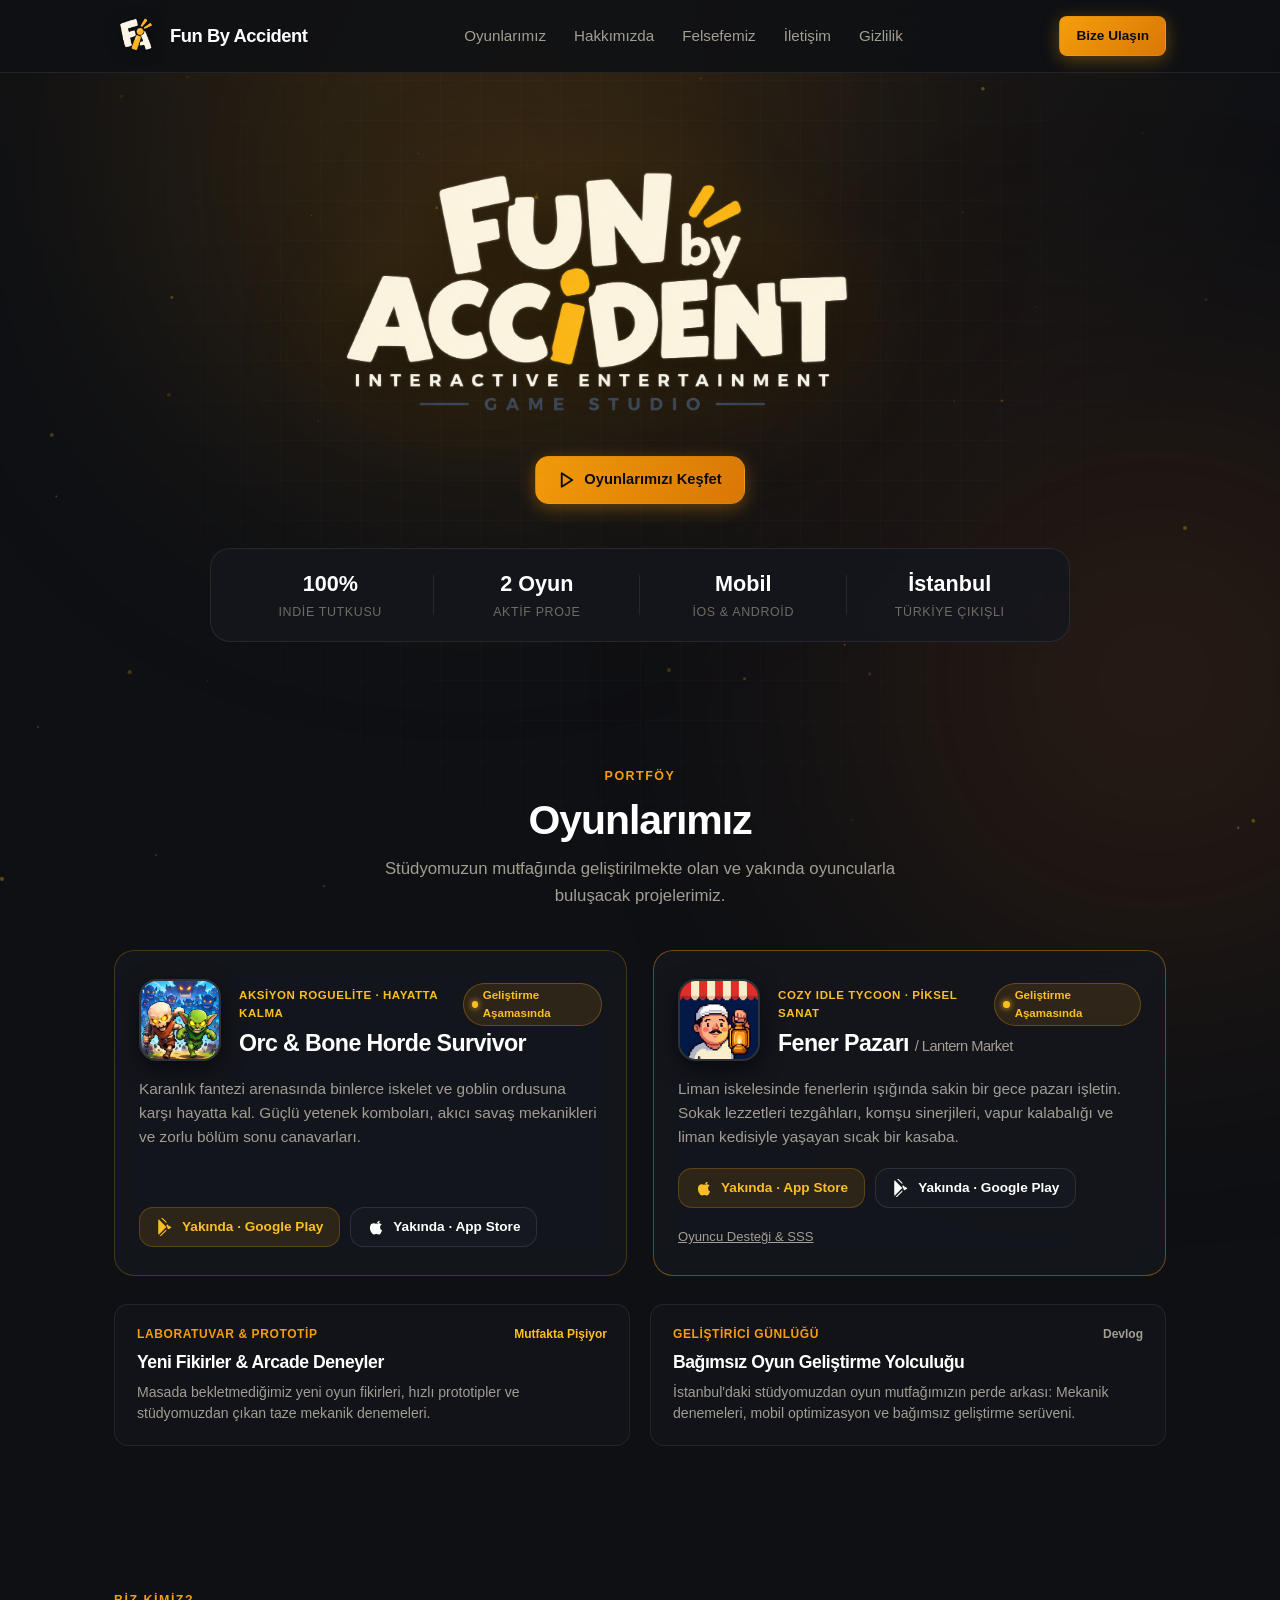
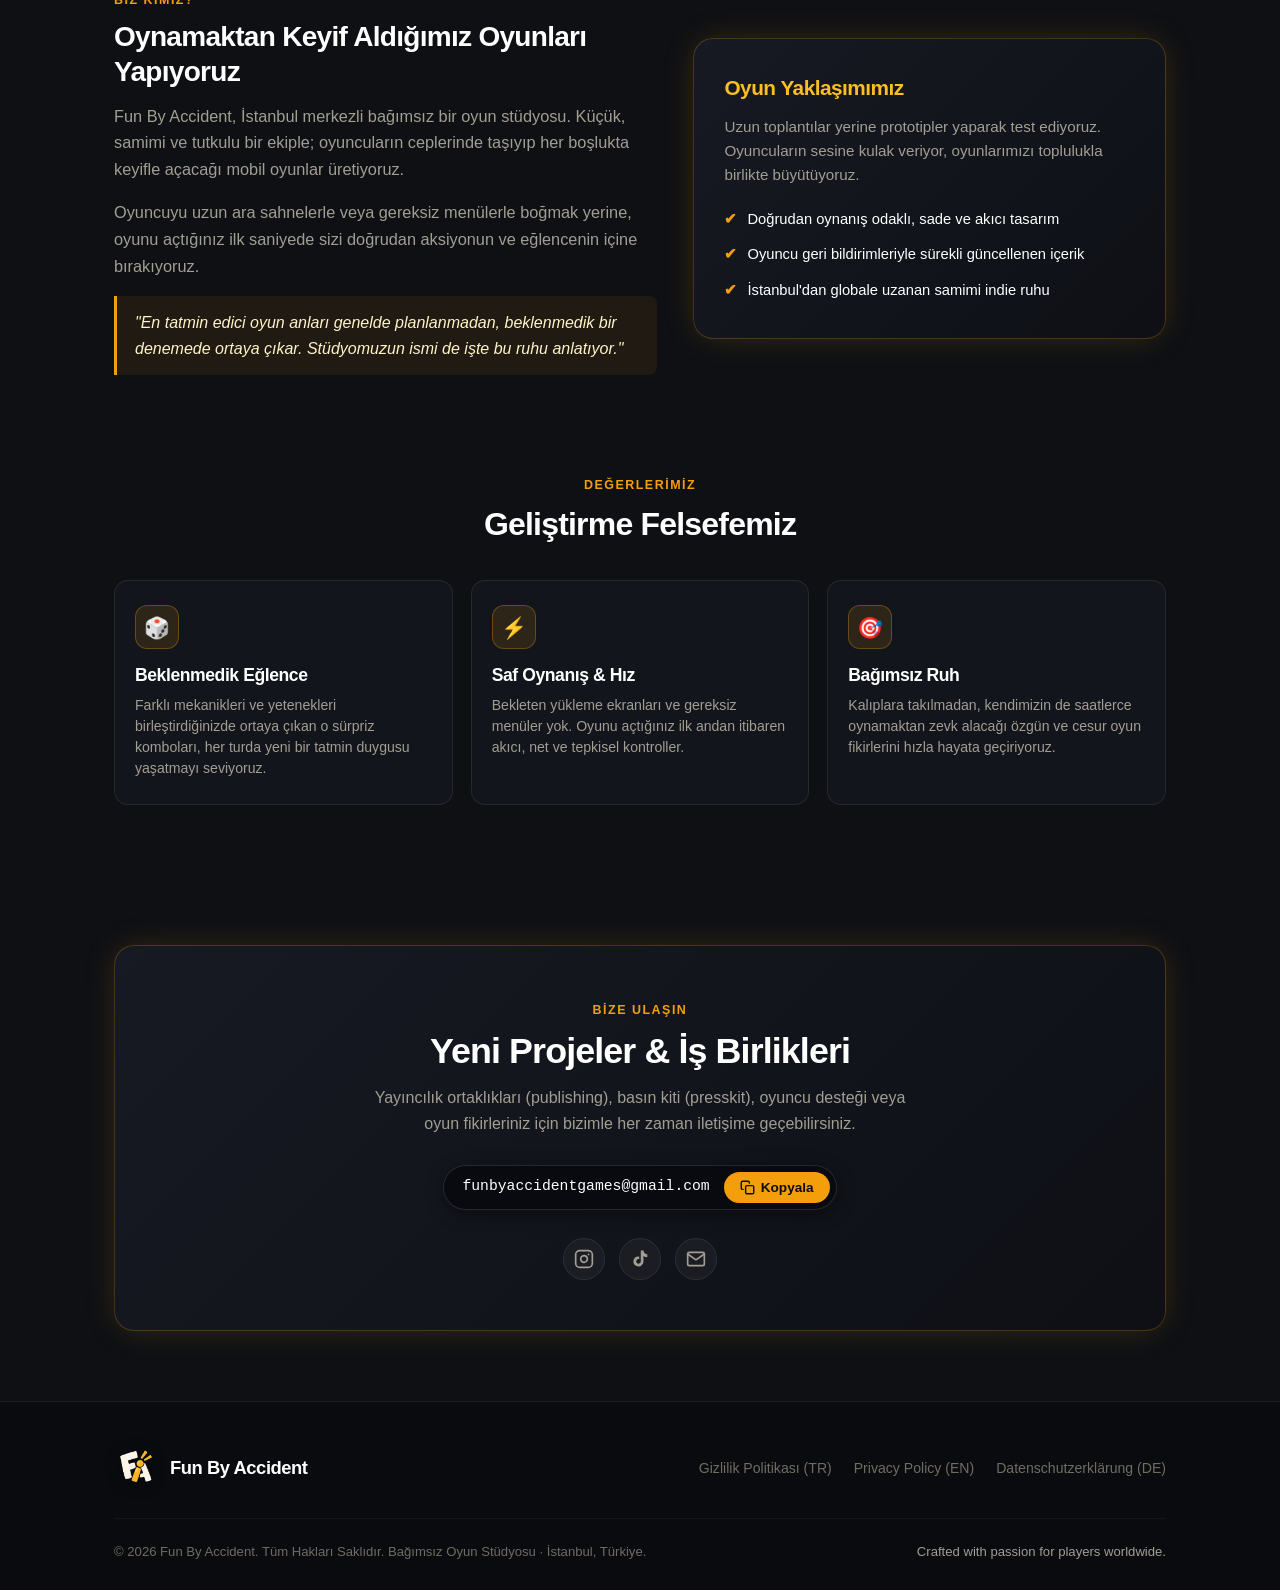
<file: index.html>
<!doctype html>
<html lang="tr">
<head>
  <meta charset="utf-8">
  <meta name="viewport" content="width=device-width, initial-scale=1">
  <title>Fun By Accident – Bağımsız Oyun Stüdyosu | Independent Game Studio</title>
  <meta name="description" content="Fun By Accident – İstanbul merkezli bağımsız oyun stüdyosu. Orc & Bone Horde Survivor ve Fener Pazarı gibi yenilikçi ve keyifli bağımsız oyunların geliştiricisi.">
  <meta name="keywords" content="Fun By Accident, oyun stüdyosu, indie game studio, Orc and Bone Horde Survivor, Fener Pazarı, Lantern Market, mobil oyun, roguelite, survivor, istanbul">
  <link rel="icon" type="image/png" href="assets/favicon.png">
  <link rel="apple-touch-icon" href="assets/favicon.png">
  
  <!-- Open Graph / Meta -->
  <meta property="og:type" content="website">
  <meta property="og:url" content="https://www.funbyaccident.com/">
  <meta property="og:title" content="Fun By Accident – Independent Game Studio">
  <meta property="og:description" content="Eğlencenin 'Tesadüf' olmadığı dünyalar tasarlıyoruz. Bağımsız oyun stüdyosu, İstanbul.">
  <meta property="og:image" content="https://www.funbyaccident.com/assets/logo.png">
  <meta property="twitter:card" content="summary_large_image">

  <link rel="stylesheet" href="style.css">
</head>
<body>

  <!-- Ambient background elements -->
  <canvas id="ambient-canvas"></canvas>
  <div class="ambient-glow ambient-glow-1"></div>
  <div class="ambient-glow ambient-glow-2"></div>
  <div class="grid-overlay"></div>

  <!-- Navigation -->
  <nav class="site-nav">
    <div class="container site-nav-inner">
      <a href="./" class="brand-link" aria-label="Fun By Accident Anasayfa">
        <img src="assets/logo.png" alt="Fun By Accident" class="brand-logo-img">
        <span class="brand-name-text">Fun By Accident</span>
      </a>

      <ul class="nav-links" id="navLinks">
        <li><a href="#games">Oyunlarımız</a></li>
        <li><a href="#about">Hakkımızda</a></li>
        <li><a href="#philosophy">Felsefemiz</a></li>
        <li><a href="#contact">İletişim</a></li>
        <li><a href="gizlilik-politikasi/">Gizlilik</a></li>
      </ul>

      <div class="nav-cta">
        <a href="#contact" class="btn btn-primary btn-sm">Bize Ulaşın</a>
        <button class="mobile-menu-btn" id="mobileMenuBtn" aria-label="Menüyü Aç/Kapat">
          <svg width="22" height="22" viewBox="0 0 24 24" fill="none" stroke="currentColor" stroke-width="2" stroke-linecap="round" stroke-linejoin="round">
            <line x1="3" y1="12" x2="21" y2="12"></line>
            <line x1="3" y1="6" x2="21" y2="6"></line>
            <line x1="3" y1="18" x2="21" y2="18"></line>
          </svg>
        </button>
      </div>
    </div>
  </nav>

  <!-- Hero Section -->
  <header class="hero-section">
    <div class="container">
      <div class="hero-banner-box">
        <h1 class="sr-only">Fun By Accident – Bağımsız Oyun Stüdyosu | Independent Game Studio</h1>
        <img src="assets/banner.png" alt="Fun By Accident - Interactive Entertainment Game Studio" class="hero-banner-img">
      </div>

      <div class="hero-actions">
        <a href="#games" class="btn btn-primary">
          <svg width="18" height="18" viewBox="0 0 24 24" fill="none" stroke="currentColor" stroke-width="2.5" stroke-linecap="round" stroke-linejoin="round">
            <polygon points="5 3 19 12 5 21 5 3"></polygon>
          </svg>
          Oyunlarımızı Keşfet
        </a>
      </div>

      <!-- Feature Highlights Strip -->
      <div class="stats-strip">
        <div class="stat-item">
          <div class="stat-value">100%</div>
          <div class="stat-label">Indie Tutkusu</div>
        </div>
        <div class="stat-item">
          <div class="stat-value">2 Oyun</div>
          <div class="stat-label">Aktif Proje</div>
        </div>
        <div class="stat-item">
          <div class="stat-value">Mobil</div>
          <div class="stat-label">iOS &amp; Android</div>
        </div>
        <div class="stat-item">
          <div class="stat-value">İstanbul</div>
          <div class="stat-label">Türkiye Çıkışlı</div>
        </div>
      </div>
    </div>
  </header>

  <!-- Games Showcase Section -->
  <section class="section-wrapper" id="games">
    <div class="container">
      <div class="section-header">
        <span class="section-tag">PORTFÖY</span>
        <h2 class="section-title">Oyunlarımız</h2>
        <p class="section-subtitle">
          Stüdyomuzun mutfağında geliştirilmekte olan ve yakında oyuncularla buluşacak projelerimiz.
        </p>
      </div>

      <!-- Main Games Grid -->
      <div class="games-grid">
        <!-- Game 1: Orc & Bone Horde Survivor -->
        <article class="clean-game-card">
          <div class="game-card-top">
            <img src="assets/games/orc-and-bone.png" alt="Orc & Bone Horde Survivor" class="game-thumb">
            <div class="game-meta-group">
              <div class="game-badge-row">
                <span class="game-tag-pill">Aksiyon Roguelite · Hayatta Kalma</span>
                <span class="status-dot-tag upcoming">
                  <span class="badge-pulse-dot" style="background:#fbbf24; box-shadow:0 0 6px #fbbf24;"></span>
                  Geliştirme Aşamasında
                </span>
              </div>
              <h3 class="clean-game-title">Orc &amp; Bone Horde Survivor</h3>
            </div>
          </div>
          <p class="clean-game-desc">
            Karanlık fantezi arenasında binlerce iskelet ve goblin ordusuna karşı hayatta kal. Güçlü yetenek komboları, akıcı savaş mekanikleri ve zorlu bölüm sonu canavarları.
          </p>
          <div class="game-action-row">
            <a href="#contact" class="btn-store primary">
              <svg viewBox="0 0 24 24" fill="currentColor">
                <path d="M3.609 1.814L13.792 12 3.61 22.186A2.25 2.25 0 0 1 3 20.655V3.345c0-.58.225-1.125.609-1.531zm11.242 11.244L17.22 10.74l-2.37-2.37-1.059 1.059 1.06 3.629zm1.758-3.086l2.97 1.713c.84.484.84 1.272 0 1.756l-2.97 1.714-1.748-1.748 1.748-1.735zm-2.817-2.817l-9.87-9.87a2.298 2.298 0 0 1 .869-.195c.575 0 1.135.215 1.58.66l7.421 7.405zm0 9.688l-7.421 7.405a2.297 2.297 0 0 1-1.58.66 2.298 2.298 0 0 1-.869-.195l9.87-9.87z"/>
              </svg>
              <span>Yakında · Google Play</span>
            </a>
            <a href="#contact" class="btn-store">
              <svg viewBox="0 0 24 24" fill="currentColor">
                <path d="M18.71 19.5c-.83 1.24-1.71 2.45-3.05 2.47-1.34.03-1.77-.79-3.29-.79-1.53 0-2 .77-3.27.82-1.31.05-2.3-1.32-3.14-2.53C4.25 17 2.94 12.45 4.7 9.39c.87-1.52 2.43-2.48 4.12-2.51 1.28-.02 2.5.87 3.29.87.78 0 2.26-1.07 3.81-.91.65.03 2.47.26 3.64 1.98-.09.06-2.17 1.28-2.15 3.81.03 3.02 2.65 4.03 2.68 4.04-.03.07-.42 1.44-1.38 2.83M15.97 6.37c.61-.75 1.04-1.8 0.92-2.87-.93.04-2.02.63-2.66 1.38-.56.65-1.06 1.72-.92 2.75 1.05.08 2.06-.51 2.66-1.26z"/>
              </svg>
              <span>Yakında · App Store</span>
            </a>
          </div>
        </article>

        <!-- Game 2: Fener Pazarı / Lantern Market -->
        <article class="clean-game-card highlight">
          <div class="game-card-top">
            <img src="assets/games/lantern-market.png" alt="Fener Pazarı / Lantern Market" class="game-thumb">
            <div class="game-meta-group">
              <div class="game-badge-row">
                <span class="game-tag-pill" style="color: var(--accent-amber-light);">Cozy Idle Tycoon · Piksel Sanat</span>
                <span class="status-dot-tag upcoming">
                  <span class="badge-pulse-dot" style="background:#fbbf24; box-shadow:0 0 6px #fbbf24;"></span>
                  Geliştirme Aşamasında
                </span>
              </div>
              <h3 class="clean-game-title">Fener Pazarı <span>/ Lantern Market</span></h3>
            </div>
          </div>
          <p class="clean-game-desc">
            Liman iskelesinde fenerlerin ışığında sakin bir gece pazarı işletin. Sokak lezzetleri tezgâhları, komşu sinerjileri, vapur kalabalığı ve liman kedisiyle yaşayan sıcak bir kasaba.
          </p>
          <div class="game-action-row">
            <a href="#contact" class="btn-store primary">
              <svg viewBox="0 0 24 24" fill="currentColor">
                <path d="M18.71 19.5c-.83 1.24-1.71 2.45-3.05 2.47-1.34.03-1.77-.79-3.29-.79-1.53 0-2 .77-3.27.82-1.31.05-2.3-1.32-3.14-2.53C4.25 17 2.94 12.45 4.7 9.39c.87-1.52 2.43-2.48 4.12-2.51 1.28-.02 2.5.87 3.29.87.78 0 2.26-1.07 3.81-.91.65.03 2.47.26 3.64 1.98-.09.06-2.17 1.28-2.15 3.81.03 3.02 2.65 4.03 2.68 4.04-.03.07-.42 1.44-1.38 2.83M15.97 6.37c.61-.75 1.04-1.8 0.92-2.87-.93.04-2.02.63-2.66 1.38-.56.65-1.06 1.72-.92 2.75 1.05.08 2.06-.51 2.66-1.26z"/>
              </svg>
              <span>Yakında · App Store</span>
            </a>
            <a href="#contact" class="btn-store">
              <svg viewBox="0 0 24 24" fill="currentColor">
                <path d="M3.609 1.814L13.792 12 3.61 22.186A2.25 2.25 0 0 1 3 20.655V3.345c0-.58.225-1.125.609-1.531zm11.242 11.244L17.22 10.74l-2.37-2.37-1.059 1.059 1.06 3.629zm1.758-3.086l2.97 1.713c.84.484.84 1.272 0 1.756l-2.97 1.714-1.748-1.748 1.748-1.735zm-2.817-2.817l-9.87-9.87a2.298 2.298 0 0 1 .869-.195c.575 0 1.135.215 1.58.66l7.421 7.405zm0 9.688l-7.421 7.405a2.297 2.297 0 0 1-1.58.66 2.298 2.298 0 0 1-.869-.195l9.87-9.87z"/>
              </svg>
              <span>Yakında · Google Play</span>
            </a>
          </div>
          <div class="game-extra-links" style="display:flex; align-items:center; gap:12px; font-size:0.82rem; margin-top:2px;">
            <a href="fener-pazari/destek/" style="color:var(--text-muted); text-decoration:underline;">Oyuncu Desteği &amp; SSS</a>
          </div>
        </article>
      </div>

      <!-- Secondary Labs Strip -->
      <div class="secondary-labs-grid">
        <article class="lab-mini-card">
          <div style="display:flex; justify-content:space-between; align-items:center;">
            <span style="font-size:0.75rem; font-weight:700; color:var(--accent-amber); text-transform:uppercase; letter-spacing:0.05em;">Laboratuvar &amp; Prototip</span>
            <span style="font-size:0.75rem; color:var(--accent-amber-light); font-weight:600;">Mutfakta Pişiyor</span>
          </div>
          <h4 class="lab-mini-title">Yeni Fikirler &amp; Arcade Deneyler</h4>
          <p class="lab-mini-desc">
            Masada bekletmediğimiz yeni oyun fikirleri, hızlı prototipler ve stüdyomuzdan çıkan taze mekanik denemeleri.
          </p>
        </article>

        <article class="lab-mini-card">
          <div style="display:flex; justify-content:space-between; align-items:center;">
            <span style="font-size:0.75rem; font-weight:700; color:var(--accent-amber); text-transform:uppercase; letter-spacing:0.05em;">Geliştirici Günlüğü</span>
            <span style="font-size:0.75rem; color:var(--text-muted); font-weight:600;">Devlog</span>
          </div>
          <h4 class="lab-mini-title">Bağımsız Oyun Geliştirme Yolculuğu</h4>
          <p class="lab-mini-desc">
            İstanbul'daki stüdyomuzdan oyun mutfağımızın perde arkası: Mekanik denemeleri, mobil optimizasyon ve bağımsız geliştirme serüveni.
          </p>
        </article>
      </div>
    </div>
  </section>

  <!-- About Us Section -->
  <section class="section-wrapper" id="about">
    <div class="container">
      <div class="about-grid">
        <div class="about-text-block">
          <span class="section-tag">BİZ KİMİZ?</span>
          <h3>Oynamaktan Keyif Aldığımız Oyunları Yapıyoruz</h3>
          <p>
            Fun By Accident, İstanbul merkezli bağımsız bir oyun stüdyosu. Küçük, samimi ve tutkulu bir ekiple; oyuncuların ceplerinde taşıyıp her boşlukta keyifle açacağı mobil oyunlar üretiyoruz.
          </p>
          <p>
            Oyuncuyu uzun ara sahnelerle veya gereksiz menülerle boğmak yerine, oyunu açtığınız ilk saniyede sizi doğrudan aksiyonun ve eğlencenin içine bırakıyoruz.
          </p>
          <div class="quote-highlight">
            "En tatmin edici oyun anları genelde planlanmadan, beklenmedik bir denemede ortaya çıkar. Stüdyomuzun ismi de işte bu ruhu anlatıyor."
          </div>
        </div>

        <div class="contact-card" style="padding: 36px 30px; text-align: left;">
          <h4 style="font-size: 1.3rem; margin-bottom: 14px; color: var(--accent-amber-light);">Oyun Yaklaşımımız</h4>
          <p style="color: var(--text-muted); font-size: 0.95rem; line-height: 1.6; margin-bottom: 20px;">
            Uzun toplantılar yerine prototipler yaparak test ediyoruz. Oyuncuların sesine kulak veriyor, oyunlarımızı toplulukla birlikte büyütüyoruz.
          </p>
          <ul style="list-style: none; padding: 0; display: flex; flex-direction: column; gap: 12px;">
            <li style="display:flex; align-items:center; gap:10px; font-size:0.92rem;">
              <span style="color:var(--accent-amber); font-weight:bold;">✔</span> Doğrudan oynanış odaklı, sade ve akıcı tasarım
            </li>
            <li style="display:flex; align-items:center; gap:10px; font-size:0.92rem;">
              <span style="color:var(--accent-amber); font-weight:bold;">✔</span> Oyuncu geri bildirimleriyle sürekli güncellenen içerik
            </li>
            <li style="display:flex; align-items:center; gap:10px; font-size:0.92rem;">
              <span style="color:var(--accent-amber); font-weight:bold;">✔</span> İstanbul'dan globale uzanan samimi indie ruhu
            </li>
          </ul>
        </div>
      </div>

      <!-- Philosophy Pillars -->
      <div id="philosophy" style="padding-top: 40px;">
        <div class="section-header" style="margin-bottom: 36px;">
          <span class="section-tag">DEĞERLERİMİZ</span>
          <h3 class="section-title" style="font-size: 2rem;">Geliştirme Felsefemiz</h3>
        </div>

        <div class="pillars-grid">
          <div class="pillar-card">
            <div class="pillar-icon-box">🎲</div>
            <h4 class="pillar-title">Beklenmedik Eğlence</h4>
            <p class="pillar-desc">
              Farklı mekanikleri ve yetenekleri birleştirdiğinizde ortaya çıkan o sürpriz komboları, her turda yeni bir tatmin duygusu yaşatmayı seviyoruz.
            </p>
          </div>

          <div class="pillar-card">
            <div class="pillar-icon-box">⚡</div>
            <h4 class="pillar-title">Saf Oynanış &amp; Hız</h4>
            <p class="pillar-desc">
              Bekleten yükleme ekranları ve gereksiz menüler yok. Oyunu açtığınız ilk andan itibaren akıcı, net ve tepkisel kontroller.
            </p>
          </div>

          <div class="pillar-card">
            <div class="pillar-icon-box">🎯</div>
            <h4 class="pillar-title">Bağımsız Ruh</h4>
            <p class="pillar-desc">
              Kalıplara takılmadan, kendimizin de saatlerce oynamaktan zevk alacağı özgün ve cesur oyun fikirlerini hızla hayata geçiriyoruz.
            </p>
          </div>
        </div>
      </div>
    </div>
  </section>

  <!-- Contact Section -->
  <section class="section-wrapper" id="contact">
    <div class="container">
      <div class="contact-card">
        <span class="section-tag">BİZE ULAŞIN</span>
        <h2 class="contact-title">Yeni Projeler &amp; İş Birlikleri</h2>
        <p class="contact-subtitle">
          Yayıncılık ortaklıkları (publishing), basın kiti (presskit), oyuncu desteği veya oyun fikirleriniz için bizimle her zaman iletişime geçebilirsiniz.
        </p>

        <div class="email-copy-box">
          <span class="email-address-text" id="studioEmail">funbyaccidentgames@gmail.com</span>
          <button class="btn-copy" id="copyEmailBtn" aria-label="E-posta Adresini Kopyala">
            <svg width="15" height="15" viewBox="0 0 24 24" fill="none" stroke="currentColor" stroke-width="2.2" stroke-linecap="round" stroke-linejoin="round">
              <rect x="9" y="9" width="13" height="13" rx="2" ry="2"></rect>
              <path d="M5 15H4a2 2 0 0 1-2-2V4a2 2 0 0 1 2-2h9a2 2 0 0 1 2 2v1"></path>
            </svg>
            <span id="copyBtnText">Kopyala</span>
          </button>
        </div>

        <div class="social-links">
          <!-- Instagram -->
          <a href="https://www.instagram.com/funbyaccident" target="_blank" rel="noopener noreferrer" class="social-btn" title="Instagram (@funbyaccident)" aria-label="Instagram">
            <svg width="20" height="20" viewBox="0 0 24 24" fill="none" stroke="currentColor" stroke-width="2" stroke-linecap="round" stroke-linejoin="round">
              <rect x="2" y="2" width="20" height="20" rx="5" ry="5"></rect>
              <path d="M16 11.37A4 4 0 1 1 12.63 8 4 4 0 0 1 16 11.37z"></path>
              <line x1="17.5" y1="6.5" x2="17.51" y2="6.5"></line>
            </svg>
          </a>
          <!-- TikTok -->
          <a href="https://www.tiktok.com/@funbyaccident" target="_blank" rel="noopener noreferrer" class="social-btn" title="TikTok (@funbyaccident)" aria-label="TikTok">
            <svg width="19" height="19" viewBox="0 0 24 24" fill="currentColor">
              <path d="M19.59 6.69a4.83 4.83 0 0 1-3.77-4.25V2h-3.45v13.67a2.89 2.89 0 0 1-5.2 1.74 2.89 2.89 0 0 1 2.31-4.64c.298-.002.595.042.88.13V9.4a6.33 6.33 0 0 0-1-.08A6.34 6.34 0 0 0 3 15.66a6.34 6.34 0 0 0 10.82 4.48 6.3 6.3 0 0 0 1.94-4.47V8.71a8.21 8.21 0 0 0 4.83 1.56v-3.58z"/>
            </svg>
          </a>
          <!-- Mail icon -->
          <a href="mailto:funbyaccidentgames@gmail.com" class="social-btn" title="E-Posta Gönder" aria-label="E-Posta">
            <svg width="20" height="20" viewBox="0 0 24 24" fill="none" stroke="currentColor" stroke-width="2" stroke-linecap="round" stroke-linejoin="round">
              <path d="M4 4h16c1.1 0 2 .9 2 2v12c0 1.1-.9 2-2 2H4c-1.1 0-2-.9-2-2V6c0-1.1.9-2 2-2z"></path>
              <polyline points="22,6 12,13 2,6"></polyline>
            </svg>
          </a>
        </div>
      </div>
    </div>
  </section>

  <!-- Footer -->
  <footer class="site-footer">
    <div class="container">
      <div class="footer-top">
        <a href="./" class="brand-link" aria-label="Fun By Accident">
          <img src="assets/logo.png" alt="Fun By Accident" class="brand-logo-img footer-logo-img">
          <span class="brand-name-text">Fun By Accident</span>
        </a>

        <ul class="footer-legal-links">
          <li><a href="gizlilik-politikasi/">Gizlilik Politikası (TR)</a></li>
          <li><a href="privacy-policy/">Privacy Policy (EN)</a></li>
          <li><a href="datenschutz/">Datenschutzerklärung (DE)</a></li>
        </ul>
      </div>

      <div class="footer-bottom">
        <p>© 2026 Fun By Accident. Tüm Hakları Saklıdır. Bağımsız Oyun Stüdyosu · İstanbul, Türkiye.</p>
        <p style="color: var(--text-muted);">Crafted with passion for players worldwide.</p>
      </div>
    </div>
  </footer>

  <!-- Toast Message -->
  <div class="toast-msg" id="toast">
    <svg width="18" height="18" viewBox="0 0 24 24" fill="none" stroke="#10b981" stroke-width="2.5">
      <polyline points="20 6 9 17 4 12"></polyline>
    </svg>
    <span>E-posta adresi panoya kopyalandı!</span>
  </div>

  <!-- Interactive Background and Functionality Script -->
  <script>
    // Amber Firefly Particle Canvas Animation
    (function initCanvas() {
      const canvas = document.getElementById('ambient-canvas');
      if (!canvas) return;
      const ctx = canvas.getContext('2d');
      let width = canvas.width = window.innerWidth;
      let height = canvas.height = window.innerHeight;

      window.addEventListener('resize', () => {
        width = canvas.width = window.innerWidth;
        height = canvas.height = window.innerHeight;
      });

      const particleCount = Math.min(Math.floor(width / 26), 45);
      const particles = [];

      for (let i = 0; i < particleCount; i++) {
        particles.push({
          x: Math.random() * width,
          y: Math.random() * height,
          radius: Math.random() * 1.6 + 0.6,
          vx: (Math.random() - 0.5) * 0.3,
          vy: (Math.random() - 0.5) * 0.3,
          alpha: Math.random() * 0.45 + 0.15
        });
      }

      function render() {
        ctx.clearRect(0, 0, width, height);

        for (let i = 0; i < particles.length; i++) {
          const p = particles[i];
          p.x += p.vx;
          p.y += p.vy;

          if (p.x < 0) p.x = width;
          if (p.x > width) p.x = 0;
          if (p.y < 0) p.y = height;
          if (p.y > height) p.y = 0;

          ctx.beginPath();
          ctx.arc(p.x, p.y, p.radius, 0, Math.PI * 2);
          ctx.fillStyle = `rgba(251, 191, 36, ${p.alpha})`;
          ctx.fill();
        }

        requestAnimationFrame(render);
      }
      render();
    })();

    // Mobile Navigation Toggle
    const mobileBtn = document.getElementById('mobileMenuBtn');
    const navLinks = document.getElementById('navLinks');
    if (mobileBtn && navLinks) {
      mobileBtn.addEventListener('click', () => {
        navLinks.classList.toggle('mobile-open');
      });
      navLinks.querySelectorAll('a').forEach(link => {
        link.addEventListener('click', () => {
          navLinks.classList.remove('mobile-open');
        });
      });
    }

    // Copy Email to Clipboard
    const copyBtn = document.getElementById('copyEmailBtn');
    const toast = document.getElementById('toast');
    const emailText = document.getElementById('studioEmail');
    let toastTimeout;

    if (copyBtn && emailText && toast) {
      copyBtn.addEventListener('click', () => {
        const email = emailText.innerText.trim();
        navigator.clipboard.writeText(email).then(() => {
          toast.classList.add('show');
          clearTimeout(toastTimeout);
          toastTimeout = setTimeout(() => {
            toast.classList.remove('show');
          }, 3200);
        }).catch(err => {
          window.location.href = 'mailto:' + email;
        });
      });
    }
  </script>
</body>
</html>
</file>
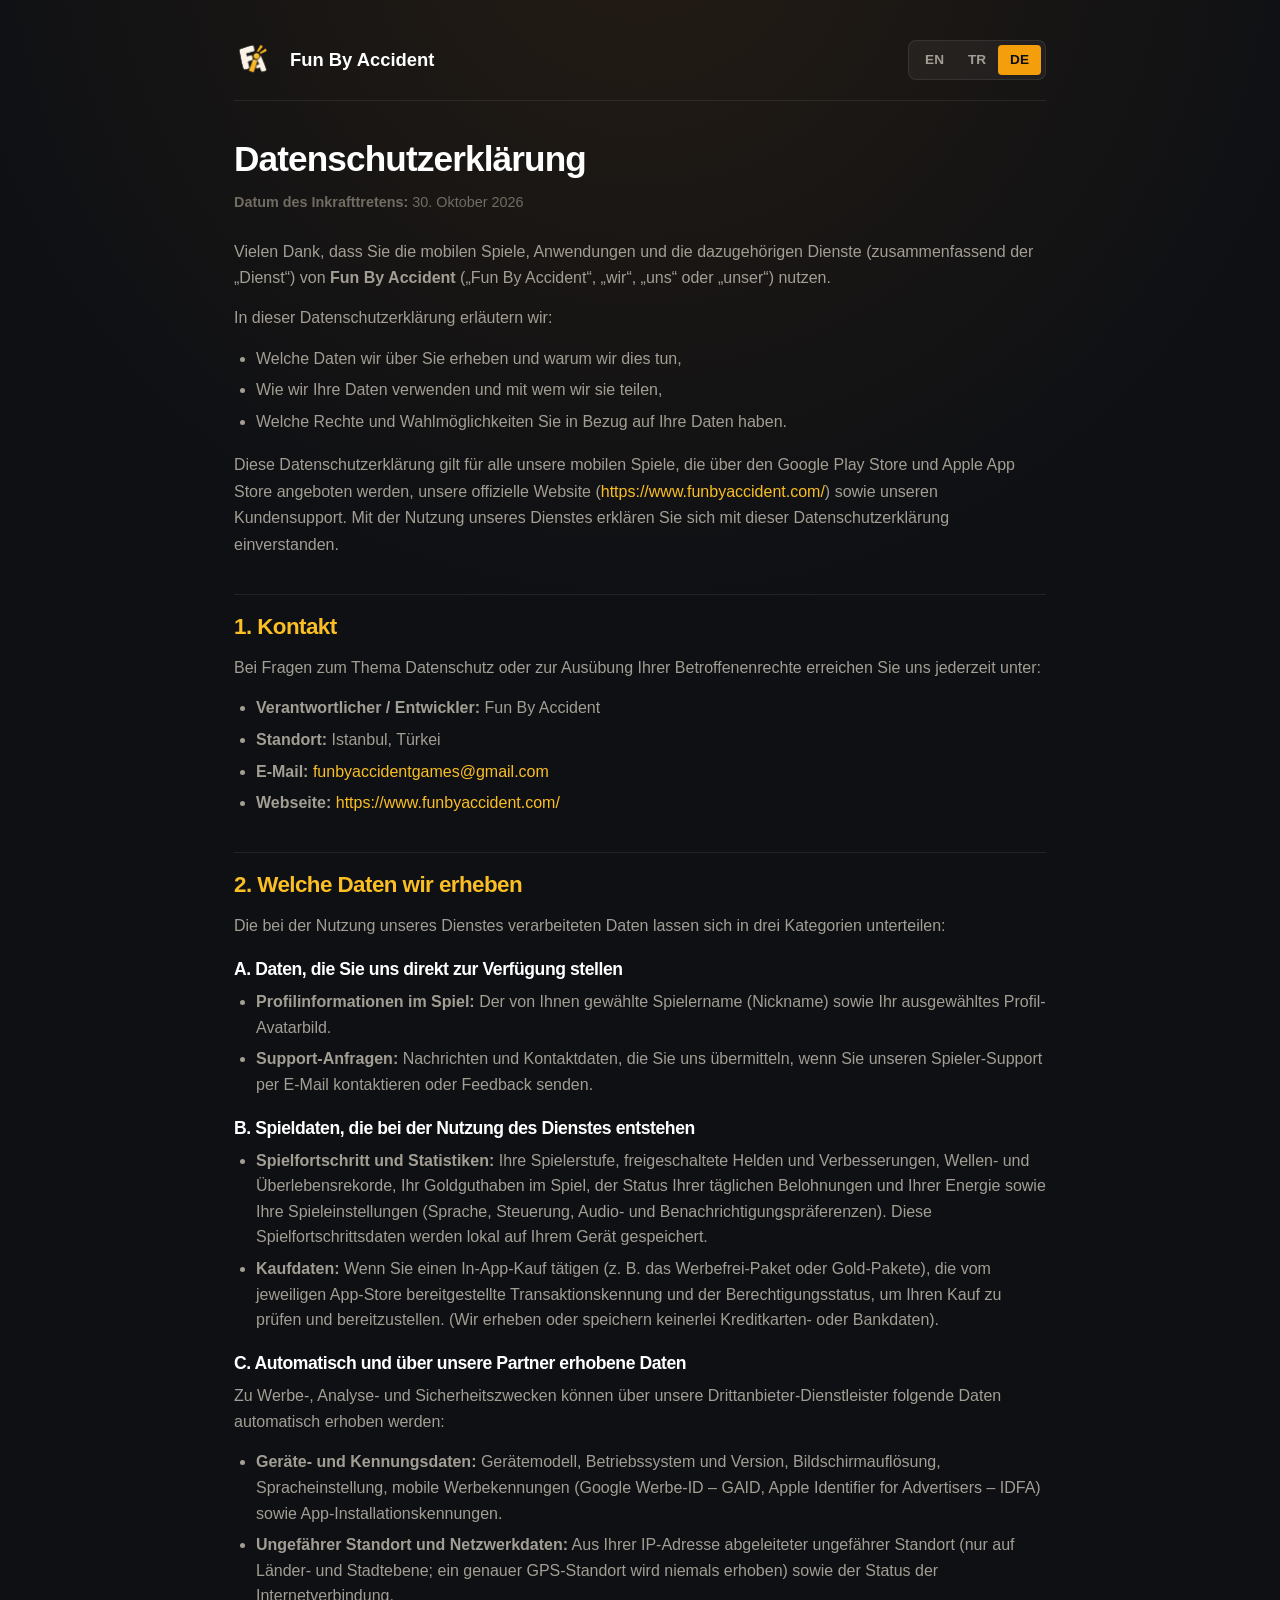
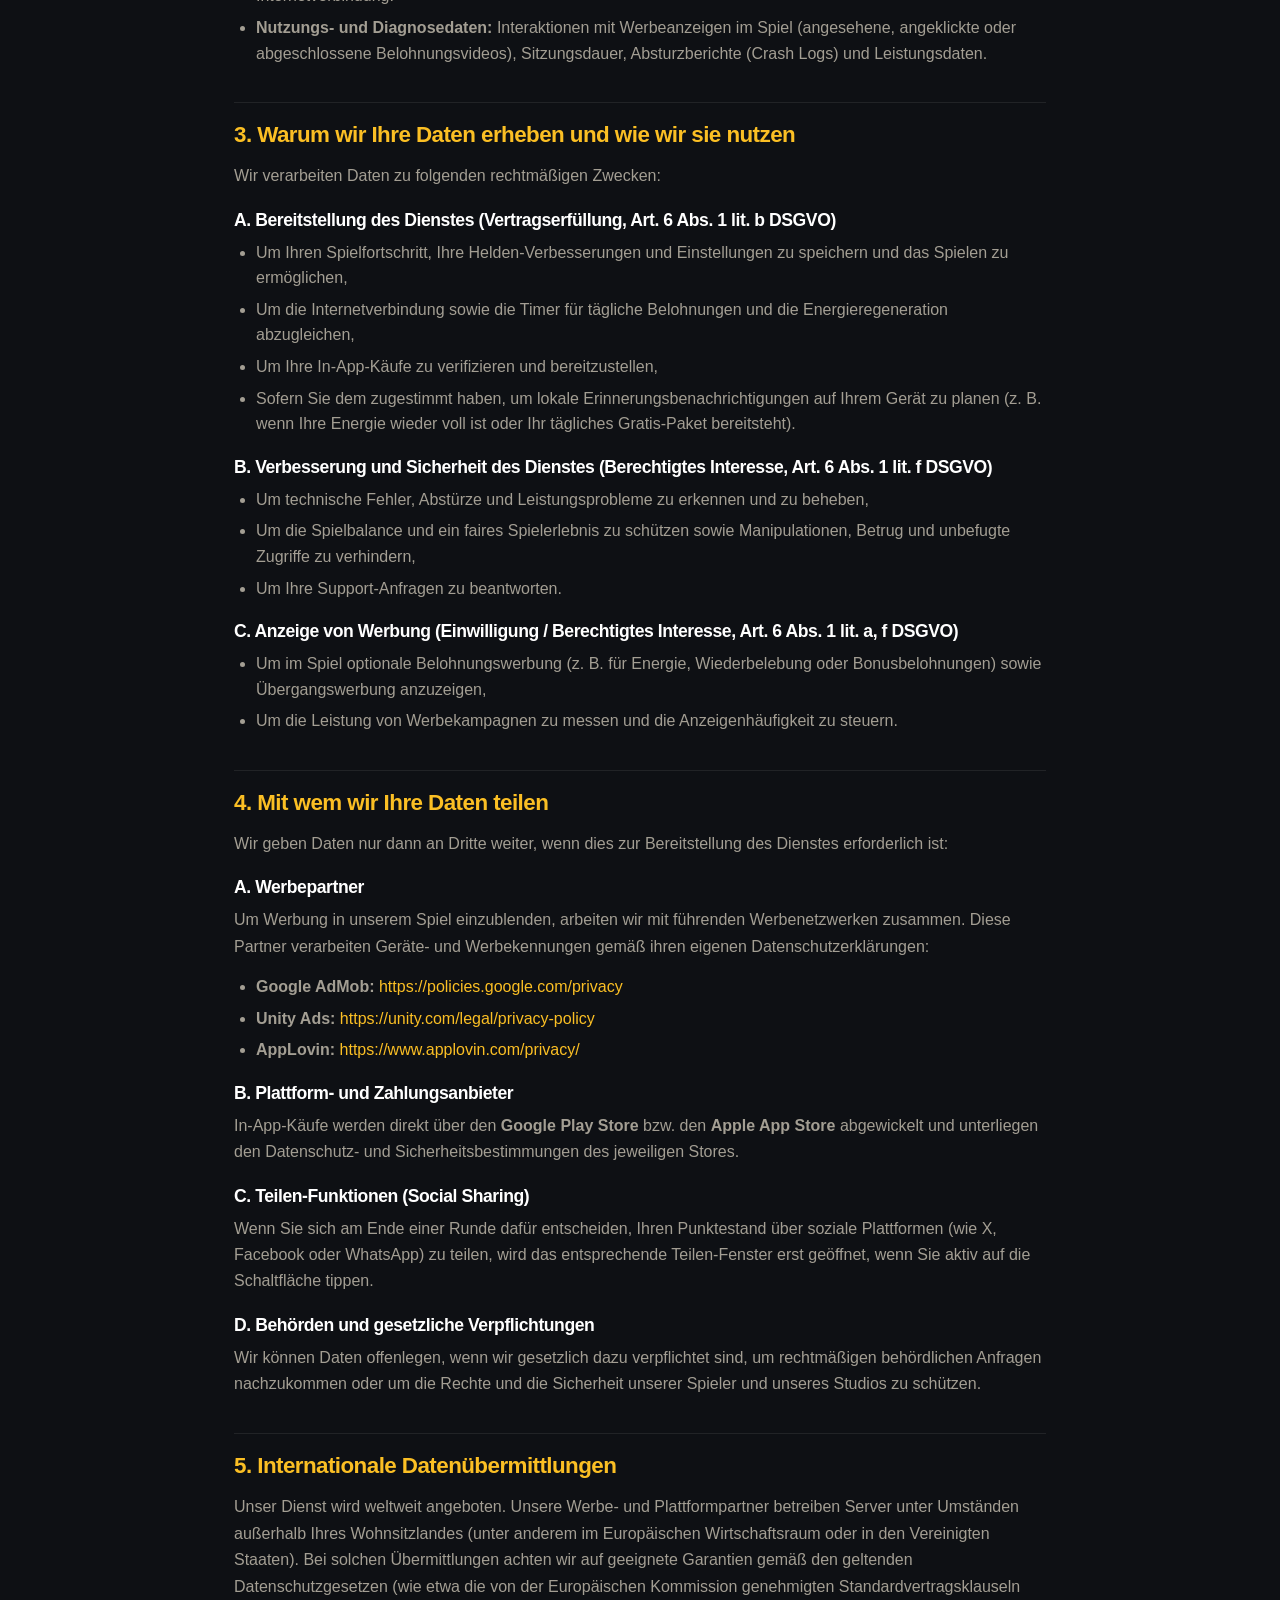
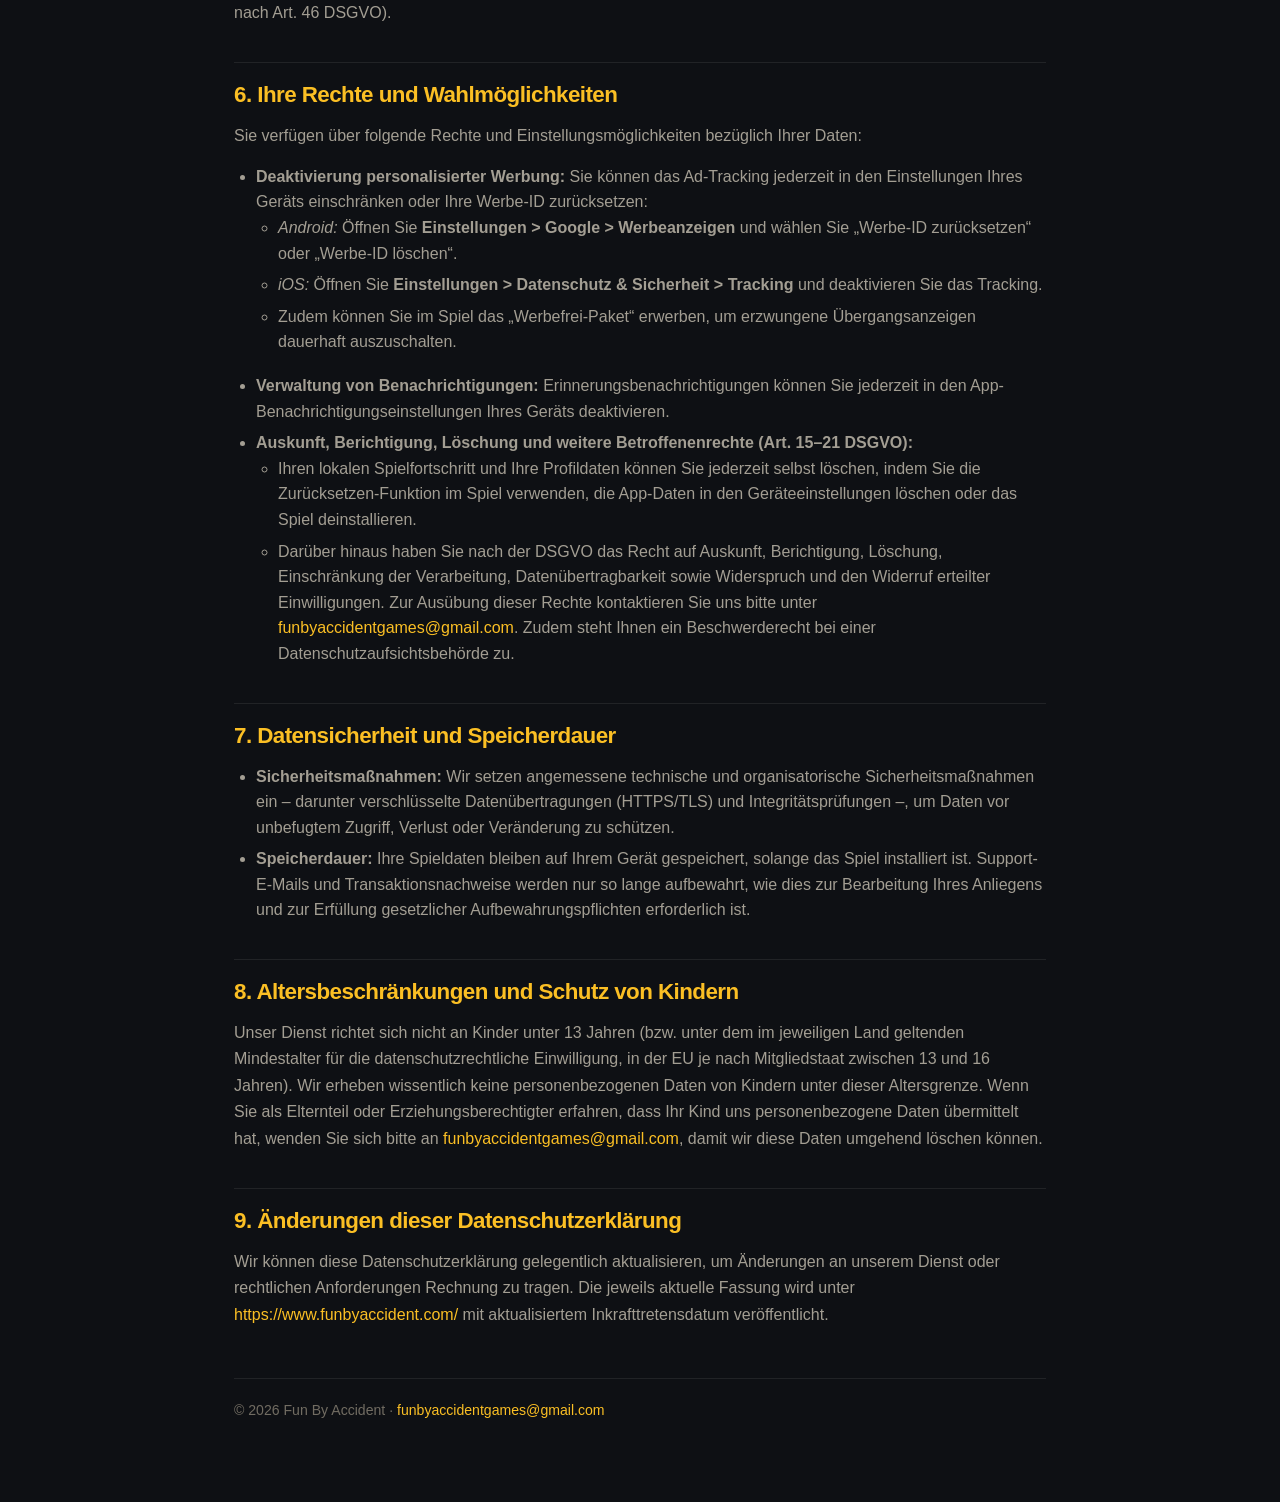
<file: datenschutz/index.html>
<!doctype html>
<html lang="de">
<head>
  <meta charset="utf-8">
  <meta name="viewport" content="width=device-width, initial-scale=1">
  <title>Datenschutzerklärung – Fun By Accident</title>
  <meta name="description" content="Fun By Accident – Datenschutzerklärung für Spiele und Dienste.">
  <link rel="icon" type="image/png" href="../assets/favicon.png">
  <link rel="stylesheet" href="../style.css">
  <link rel="alternate" hreflang="en" href="../privacy-policy/">
  <link rel="alternate" hreflang="tr" href="../gizlilik-politikasi/">
</head>
<body>
  <div class="wrap">
    <header class="site">
      <a class="brand" href="../">
        <img src="../assets/logo.png" alt="Fun By Accident" style="height: 38px; width: 38px; vertical-align: middle; object-fit: contain;">
        <span style="font-weight:800; font-size:1.15rem; color:#fff; margin-left:10px;">Fun By Accident</span>
      </a>
      <nav class="lang">
        <a href="../privacy-policy/">EN</a>
        <a href="../gizlilik-politikasi/">TR</a>
        <a href="./" aria-current="page">DE</a>
      </nav>
    </header>

    <h1>Datenschutzerklärung</h1>
    <p class="meta"><strong>Datum des Inkrafttretens:</strong> 30. Oktober 2026</p>

    <p>Vielen Dank, dass Sie die mobilen Spiele, Anwendungen und die dazugehörigen Dienste (zusammenfassend der „Dienst“) von <strong>Fun By Accident</strong> („Fun By Accident“, „wir“, „uns“ oder „unser“) nutzen.</p>
    <p>In dieser Datenschutzerklärung erläutern wir:</p>
    <ul>
      <li>Welche Daten wir über Sie erheben und warum wir dies tun,</li>
      <li>Wie wir Ihre Daten verwenden und mit wem wir sie teilen,</li>
      <li>Welche Rechte und Wahlmöglichkeiten Sie in Bezug auf Ihre Daten haben.</li>
    </ul>
    <p>Diese Datenschutzerklärung gilt für alle unsere mobilen Spiele, die über den Google Play Store und Apple App Store angeboten werden, unsere offizielle Website (<a href="https://www.funbyaccident.com/">https://www.funbyaccident.com/</a>) sowie unseren Kundensupport. Mit der Nutzung unseres Dienstes erklären Sie sich mit dieser Datenschutzerklärung einverstanden.</p>

    <h2>1. Kontakt</h2>
    <p>Bei Fragen zum Thema Datenschutz oder zur Ausübung Ihrer Betroffenenrechte erreichen Sie uns jederzeit unter:</p>
    <ul>
      <li><strong>Verantwortlicher / Entwickler:</strong> Fun By Accident</li>
      <li><strong>Standort:</strong> Istanbul, Türkei</li>
      <li><strong>E-Mail:</strong> <a href="mailto:funbyaccidentgames@gmail.com">funbyaccidentgames@gmail.com</a></li>
      <li><strong>Webseite:</strong> <a href="https://www.funbyaccident.com/">https://www.funbyaccident.com/</a></li>
    </ul>

    <h2>2. Welche Daten wir erheben</h2>
    <p>Die bei der Nutzung unseres Dienstes verarbeiteten Daten lassen sich in drei Kategorien unterteilen:</p>

    <h3>A. Daten, die Sie uns direkt zur Verfügung stellen</h3>
    <ul>
      <li><strong>Profilinformationen im Spiel:</strong> Der von Ihnen gewählte Spielername (Nickname) sowie Ihr ausgewähltes Profil-Avatarbild.</li>
      <li><strong>Support-Anfragen:</strong> Nachrichten und Kontaktdaten, die Sie uns übermitteln, wenn Sie unseren Spieler-Support per E-Mail kontaktieren oder Feedback senden.</li>
    </ul>

    <h3>B. Spieldaten, die bei der Nutzung des Dienstes entstehen</h3>
    <ul>
      <li><strong>Spielfortschritt und Statistiken:</strong> Ihre Spielerstufe, freigeschaltete Helden und Verbesserungen, Wellen- und Überlebensrekorde, Ihr Goldguthaben im Spiel, der Status Ihrer täglichen Belohnungen und Ihrer Energie sowie Ihre Spieleinstellungen (Sprache, Steuerung, Audio- und Benachrichtigungspräferenzen). Diese Spielfortschrittsdaten werden lokal auf Ihrem Gerät gespeichert.</li>
      <li><strong>Kaufdaten:</strong> Wenn Sie einen In-App-Kauf tätigen (z.&nbsp;B. das Werbefrei-Paket oder Gold-Pakete), die vom jeweiligen App-Store bereitgestellte Transaktionskennung und der Berechtigungsstatus, um Ihren Kauf zu prüfen und bereitzustellen. (Wir erheben oder speichern keinerlei Kreditkarten- oder Bankdaten).</li>
    </ul>

    <h3>C. Automatisch und über unsere Partner erhobene Daten</h3>
    <p>Zu Werbe-, Analyse- und Sicherheitszwecken können über unsere Drittanbieter-Dienstleister folgende Daten automatisch erhoben werden:</p>
    <ul>
      <li><strong>Geräte- und Kennungsdaten:</strong> Gerätemodell, Betriebssystem und Version, Bildschirmauflösung, Spracheinstellung, mobile Werbekennungen (Google Werbe-ID – GAID, Apple Identifier for Advertisers – IDFA) sowie App-Installationskennungen.</li>
      <li><strong>Ungefährer Standort und Netzwerkdaten:</strong> Aus Ihrer IP-Adresse abgeleiteter ungefährer Standort (nur auf Länder- und Stadtebene; ein genauer GPS-Standort wird niemals erhoben) sowie der Status der Internetverbindung.</li>
      <li><strong>Nutzungs- und Diagnosedaten:</strong> Interaktionen mit Werbeanzeigen im Spiel (angesehene, angeklickte oder abgeschlossene Belohnungsvideos), Sitzungsdauer, Absturzberichte (Crash Logs) und Leistungsdaten.</li>
    </ul>

    <h2>3. Warum wir Ihre Daten erheben und wie wir sie nutzen</h2>
    <p>Wir verarbeiten Daten zu folgenden rechtmäßigen Zwecken:</p>

    <h3>A. Bereitstellung des Dienstes (Vertragserfüllung, Art. 6 Abs. 1 lit. b DSGVO)</h3>
    <ul>
      <li>Um Ihren Spielfortschritt, Ihre Helden-Verbesserungen und Einstellungen zu speichern und das Spielen zu ermöglichen,</li>
      <li>Um die Internetverbindung sowie die Timer für tägliche Belohnungen und die Energieregeneration abzugleichen,</li>
      <li>Um Ihre In-App-Käufe zu verifizieren und bereitzustellen,</li>
      <li>Sofern Sie dem zugestimmt haben, um lokale Erinnerungsbenachrichtigungen auf Ihrem Gerät zu planen (z.&nbsp;B. wenn Ihre Energie wieder voll ist oder Ihr tägliches Gratis-Paket bereitsteht).</li>
    </ul>

    <h3>B. Verbesserung und Sicherheit des Dienstes (Berechtigtes Interesse, Art. 6 Abs. 1 lit. f DSGVO)</h3>
    <ul>
      <li>Um technische Fehler, Abstürze und Leistungsprobleme zu erkennen und zu beheben,</li>
      <li>Um die Spielbalance und ein faires Spielerlebnis zu schützen sowie Manipulationen, Betrug und unbefugte Zugriffe zu verhindern,</li>
      <li>Um Ihre Support-Anfragen zu beantworten.</li>
    </ul>

    <h3>C. Anzeige von Werbung (Einwilligung / Berechtigtes Interesse, Art. 6 Abs. 1 lit. a, f DSGVO)</h3>
    <ul>
      <li>Um im Spiel optionale Belohnungswerbung (z.&nbsp;B. für Energie, Wiederbelebung oder Bonusbelohnungen) sowie Übergangswerbung anzuzeigen,</li>
      <li>Um die Leistung von Werbekampagnen zu messen und die Anzeigenhäufigkeit zu steuern.</li>
    </ul>

    <h2>4. Mit wem wir Ihre Daten teilen</h2>
    <p>Wir geben Daten nur dann an Dritte weiter, wenn dies zur Bereitstellung des Dienstes erforderlich ist:</p>

    <h3>A. Werbepartner</h3>
    <p>Um Werbung in unserem Spiel einzublenden, arbeiten wir mit führenden Werbenetzwerken zusammen. Diese Partner verarbeiten Geräte- und Werbekennungen gemäß ihren eigenen Datenschutzerklärungen:</p>
    <ul>
      <li><strong>Google AdMob:</strong> <a href="https://policies.google.com/privacy">https://policies.google.com/privacy</a></li>
      <li><strong>Unity Ads:</strong> <a href="https://unity.com/legal/privacy-policy">https://unity.com/legal/privacy-policy</a></li>
      <li><strong>AppLovin:</strong> <a href="https://www.applovin.com/privacy/">https://www.applovin.com/privacy/</a></li>
    </ul>

    <h3>B. Plattform- und Zahlungsanbieter</h3>
    <p>In-App-Käufe werden direkt über den <strong>Google Play Store</strong> bzw. den <strong>Apple App Store</strong> abgewickelt und unterliegen den Datenschutz- und Sicherheitsbestimmungen des jeweiligen Stores.</p>

    <h3>C. Teilen-Funktionen (Social Sharing)</h3>
    <p>Wenn Sie sich am Ende einer Runde dafür entscheiden, Ihren Punktestand über soziale Plattformen (wie X, Facebook oder WhatsApp) zu teilen, wird das entsprechende Teilen-Fenster erst geöffnet, wenn Sie aktiv auf die Schaltfläche tippen.</p>

    <h3>D. Behörden und gesetzliche Verpflichtungen</h3>
    <p>Wir können Daten offenlegen, wenn wir gesetzlich dazu verpflichtet sind, um rechtmäßigen behördlichen Anfragen nachzukommen oder um die Rechte und die Sicherheit unserer Spieler und unseres Studios zu schützen.</p>

    <h2>5. Internationale Datenübermittlungen</h2>
    <p>Unser Dienst wird weltweit angeboten. Unsere Werbe- und Plattformpartner betreiben Server unter Umständen außerhalb Ihres Wohnsitzlandes (unter anderem im Europäischen Wirtschaftsraum oder in den Vereinigten Staaten). Bei solchen Übermittlungen achten wir auf geeignete Garantien gemäß den geltenden Datenschutzgesetzen (wie etwa die von der Europäischen Kommission genehmigten Standardvertragsklauseln nach Art. 46 DSGVO).</p>

    <h2>6. Ihre Rechte und Wahlmöglichkeiten</h2>
    <p>Sie verfügen über folgende Rechte und Einstellungsmöglichkeiten bezüglich Ihrer Daten:</p>
    <ul>
      <li><strong>Deaktivierung personalisierter Werbung:</strong> Sie können das Ad-Tracking jederzeit in den Einstellungen Ihres Geräts einschränken oder Ihre Werbe-ID zurücksetzen:
        <ul>
          <li><em>Android:</em> Öffnen Sie <strong>Einstellungen &gt; Google &gt; Werbeanzeigen</strong> und wählen Sie „Werbe-ID zurücksetzen“ oder „Werbe-ID löschen“.</li>
          <li><em>iOS:</em> Öffnen Sie <strong>Einstellungen &gt; Datenschutz &amp; Sicherheit &gt; Tracking</strong> und deaktivieren Sie das Tracking.</li>
          <li>Zudem können Sie im Spiel das „Werbefrei-Paket“ erwerben, um erzwungene Übergangsanzeigen dauerhaft auszuschalten.</li>
        </ul>
      </li>
      <li><strong>Verwaltung von Benachrichtigungen:</strong> Erinnerungsbenachrichtigungen können Sie jederzeit in den App-Benachrichtigungseinstellungen Ihres Geräts deaktivieren.</li>
      <li><strong>Auskunft, Berichtigung, Löschung und weitere Betroffenenrechte (Art. 15–21 DSGVO):</strong>
        <ul>
          <li>Ihren lokalen Spielfortschritt und Ihre Profildaten können Sie jederzeit selbst löschen, indem Sie die Zurücksetzen-Funktion im Spiel verwenden, die App-Daten in den Geräteeinstellungen löschen oder das Spiel deinstallieren.</li>
          <li>Darüber hinaus haben Sie nach der DSGVO das Recht auf Auskunft, Berichtigung, Löschung, Einschränkung der Verarbeitung, Datenübertragbarkeit sowie Widerspruch und den Widerruf erteilter Einwilligungen. Zur Ausübung dieser Rechte kontaktieren Sie uns bitte unter <a href="mailto:funbyaccidentgames@gmail.com">funbyaccidentgames@gmail.com</a>. Zudem steht Ihnen ein Beschwerderecht bei einer Datenschutzaufsichtsbehörde zu.</li>
        </ul>
      </li>
    </ul>

    <h2>7. Datensicherheit und Speicherdauer</h2>
    <ul>
      <li><strong>Sicherheitsmaßnahmen:</strong> Wir setzen angemessene technische und organisatorische Sicherheitsmaßnahmen ein – darunter verschlüsselte Datenübertragungen (HTTPS/TLS) und Integritätsprüfungen –, um Daten vor unbefugtem Zugriff, Verlust oder Veränderung zu schützen.</li>
      <li><strong>Speicherdauer:</strong> Ihre Spieldaten bleiben auf Ihrem Gerät gespeichert, solange das Spiel installiert ist. Support-E-Mails und Transaktionsnachweise werden nur so lange aufbewahrt, wie dies zur Bearbeitung Ihres Anliegens und zur Erfüllung gesetzlicher Aufbewahrungspflichten erforderlich ist.</li>
    </ul>

    <h2>8. Altersbeschränkungen und Schutz von Kindern</h2>
    <p>Unser Dienst richtet sich nicht an Kinder unter 13 Jahren (bzw. unter dem im jeweiligen Land geltenden Mindestalter für die datenschutzrechtliche Einwilligung, in der EU je nach Mitgliedstaat zwischen 13 und 16 Jahren). Wir erheben wissentlich keine personenbezogenen Daten von Kindern unter dieser Altersgrenze. Wenn Sie als Elternteil oder Erziehungsberechtigter erfahren, dass Ihr Kind uns personenbezogene Daten übermittelt hat, wenden Sie sich bitte an <a href="mailto:funbyaccidentgames@gmail.com">funbyaccidentgames@gmail.com</a>, damit wir diese Daten umgehend löschen können.</p>

    <h2>9. Änderungen dieser Datenschutzerklärung</h2>
    <p>Wir können diese Datenschutzerklärung gelegentlich aktualisieren, um Änderungen an unserem Dienst oder rechtlichen Anforderungen Rechnung zu tragen. Die jeweils aktuelle Fassung wird unter <a href="https://www.funbyaccident.com/">https://www.funbyaccident.com/</a> mit aktualisiertem Inkrafttretensdatum veröffentlicht.</p>

    <footer class="site">© 2026 Fun By Accident · <a href="mailto:funbyaccidentgames@gmail.com">funbyaccidentgames@gmail.com</a></footer>
  </div>
</body>
</html>
</file>
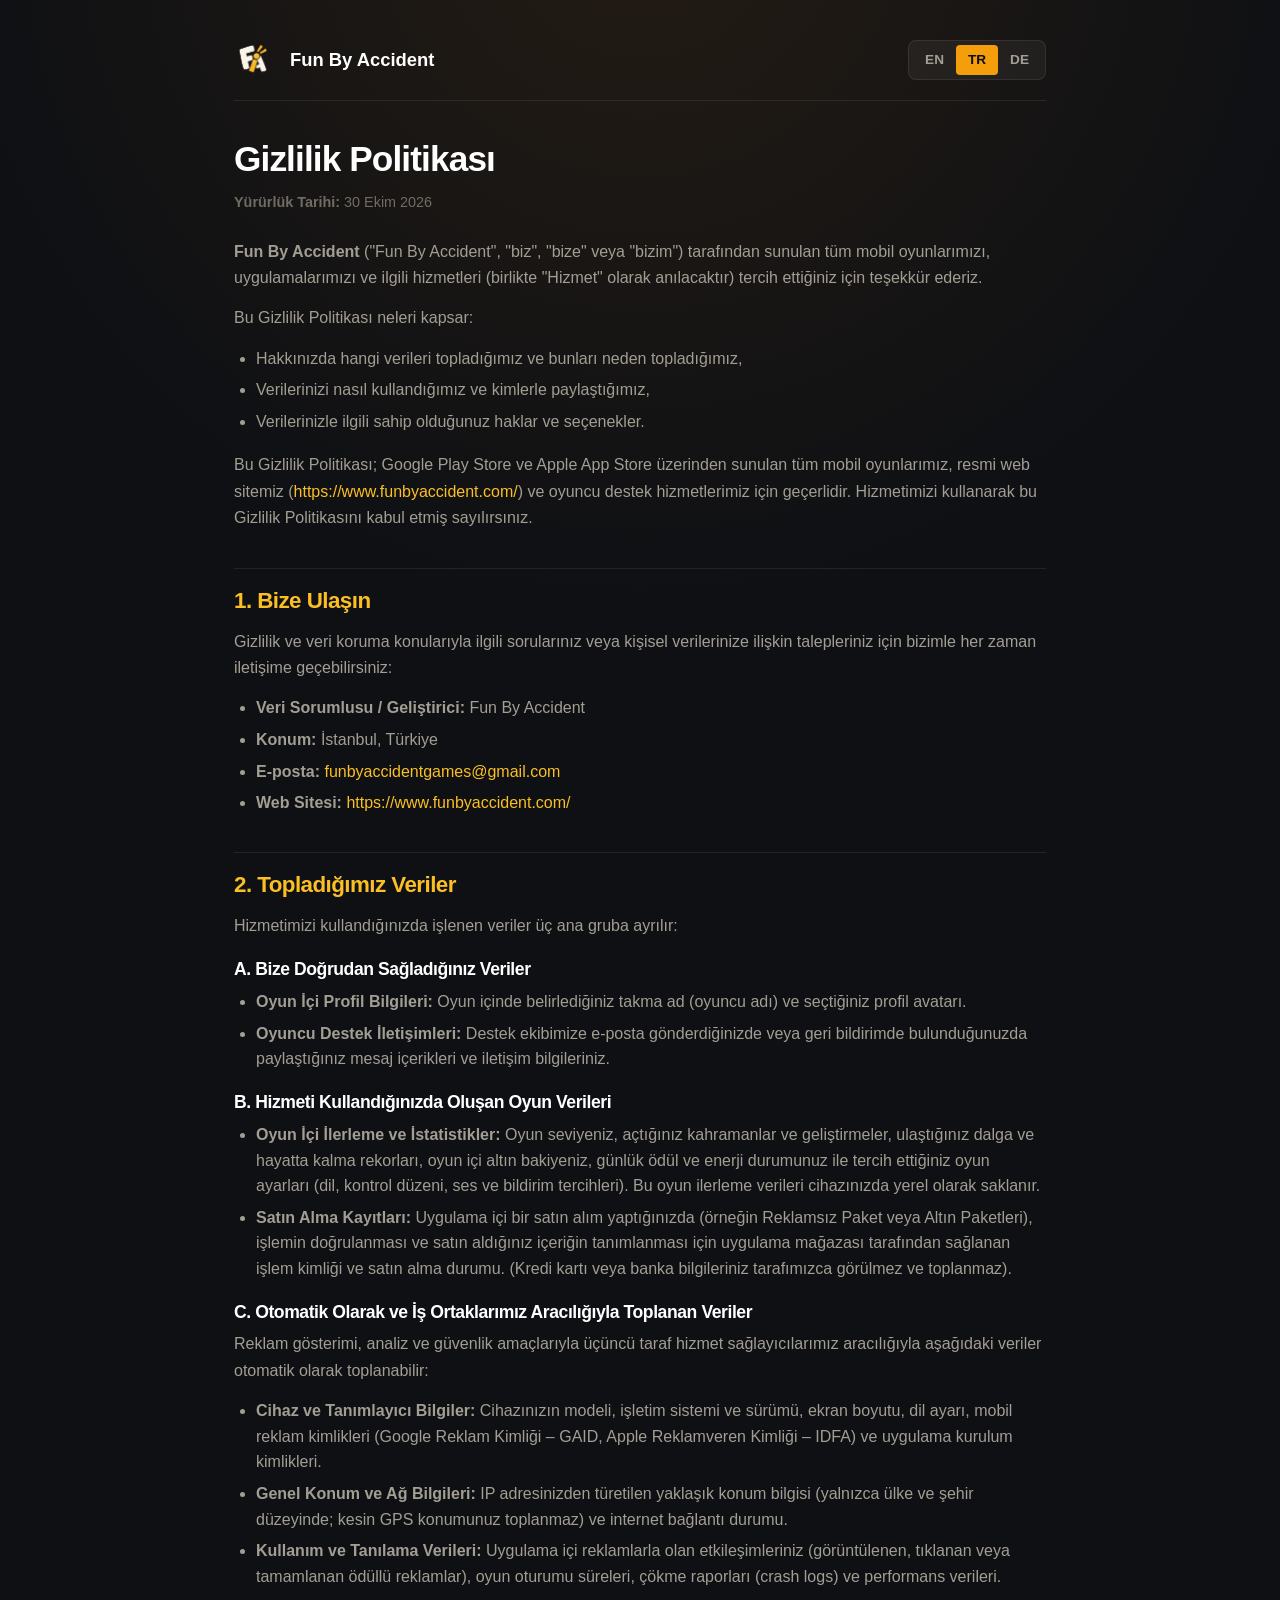
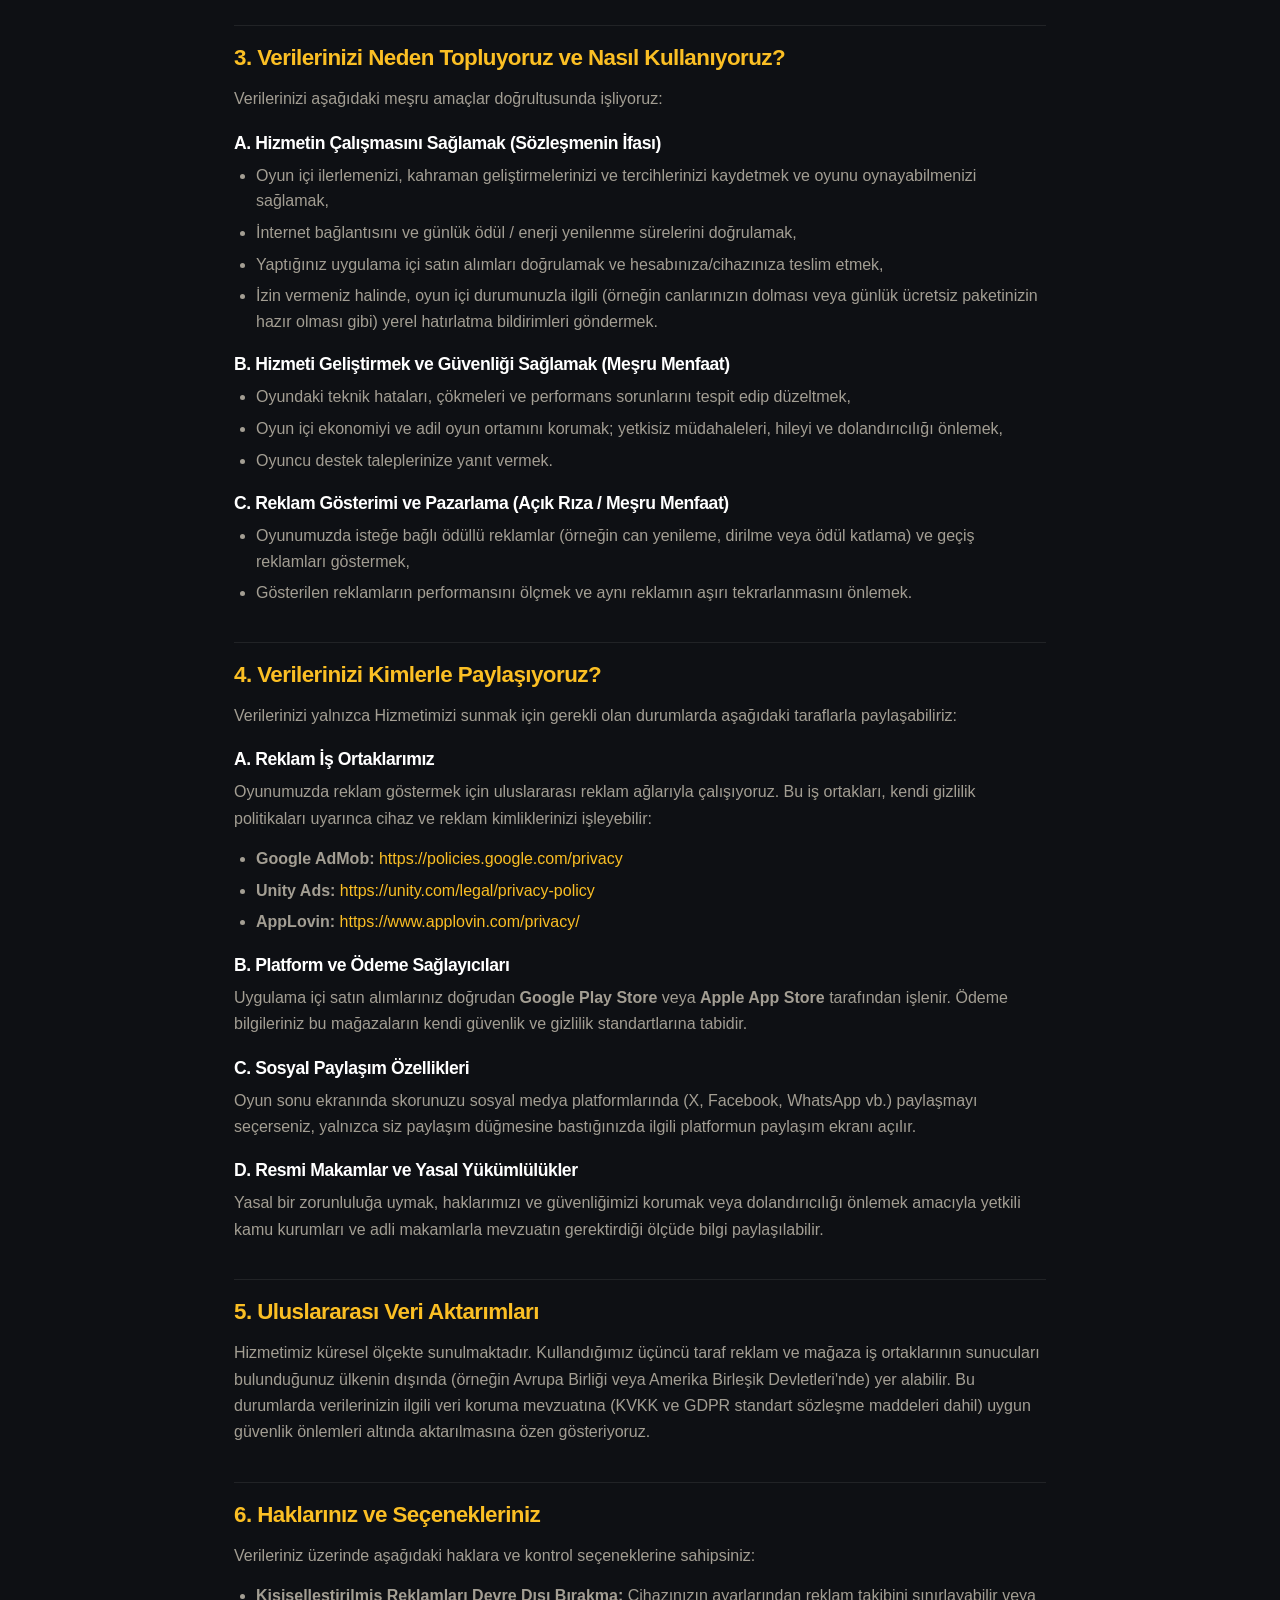
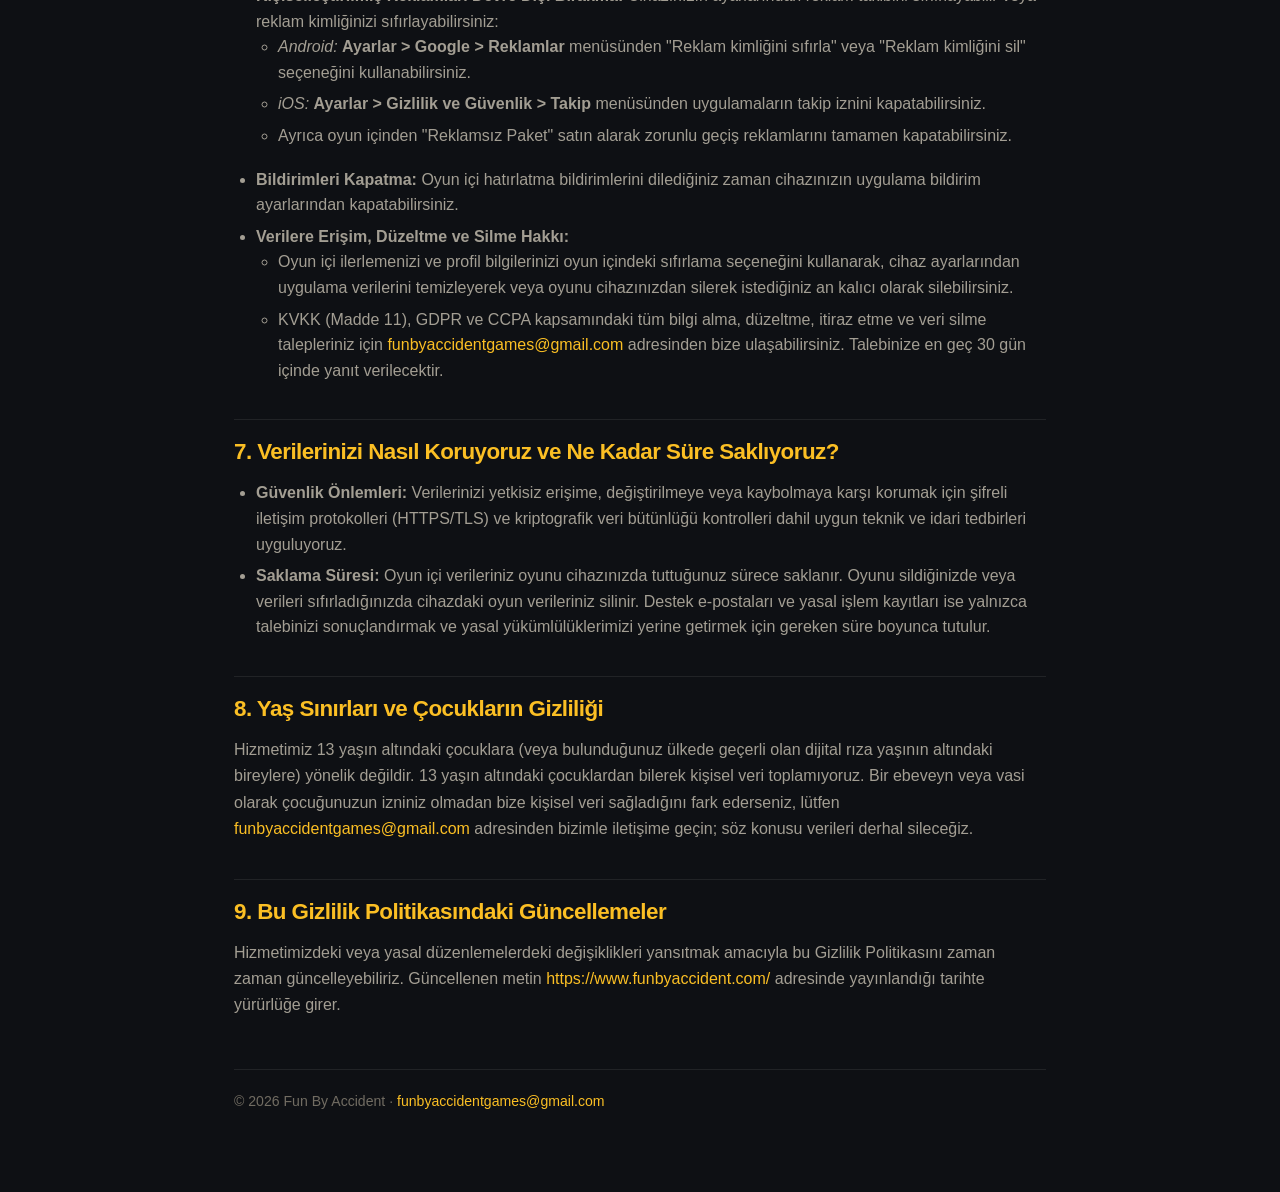
<file: gizlilik-politikasi/index.html>
<!doctype html>
<html lang="tr">
<head>
  <meta charset="utf-8">
  <meta name="viewport" content="width=device-width, initial-scale=1">
  <title>Gizlilik Politikası – Fun By Accident</title>
  <meta name="description" content="Fun By Accident – Oyunlar ve Hizmetler Gizlilik Politikası.">
  <link rel="icon" type="image/png" href="../assets/favicon.png">
  <link rel="stylesheet" href="../style.css">
  <link rel="alternate" hreflang="en" href="../privacy-policy/">
  <link rel="alternate" hreflang="de" href="../datenschutz/">
</head>
<body>
  <div class="wrap">
    <header class="site">
      <a class="brand" href="../">
        <img src="../assets/logo.png" alt="Fun By Accident" style="height: 38px; width: 38px; vertical-align: middle; object-fit: contain;">
        <span style="font-weight:800; font-size:1.15rem; color:#fff; margin-left:10px;">Fun By Accident</span>
      </a>
      <nav class="lang">
        <a href="../privacy-policy/">EN</a>
        <a href="./" aria-current="page">TR</a>
        <a href="../datenschutz/">DE</a>
      </nav>
    </header>

    <h1>Gizlilik Politikası</h1>
    <p class="meta"><strong>Yürürlük Tarihi:</strong> 30 Ekim 2026</p>

    <p><strong>Fun By Accident</strong> ("Fun By Accident", "biz", "bize" veya "bizim") tarafından sunulan tüm mobil oyunlarımızı, uygulamalarımızı ve ilgili hizmetleri (birlikte "Hizmet" olarak anılacaktır) tercih ettiğiniz için teşekkür ederiz.</p>
    <p>Bu Gizlilik Politikası neleri kapsar:</p>
    <ul>
      <li>Hakkınızda hangi verileri topladığımız ve bunları neden topladığımız,</li>
      <li>Verilerinizi nasıl kullandığımız ve kimlerle paylaştığımız,</li>
      <li>Verilerinizle ilgili sahip olduğunuz haklar ve seçenekler.</li>
    </ul>
    <p>Bu Gizlilik Politikası; Google Play Store ve Apple App Store üzerinden sunulan tüm mobil oyunlarımız, resmi web sitemiz (<a href="https://www.funbyaccident.com/">https://www.funbyaccident.com/</a>) ve oyuncu destek hizmetlerimiz için geçerlidir. Hizmetimizi kullanarak bu Gizlilik Politikasını kabul etmiş sayılırsınız.</p>

    <h2>1. Bize Ulaşın</h2>
    <p>Gizlilik ve veri koruma konularıyla ilgili sorularınız veya kişisel verilerinize ilişkin talepleriniz için bizimle her zaman iletişime geçebilirsiniz:</p>
    <ul>
      <li><strong>Veri Sorumlusu / Geliştirici:</strong> Fun By Accident</li>
      <li><strong>Konum:</strong> İstanbul, Türkiye</li>
      <li><strong>E-posta:</strong> <a href="mailto:funbyaccidentgames@gmail.com">funbyaccidentgames@gmail.com</a></li>
      <li><strong>Web Sitesi:</strong> <a href="https://www.funbyaccident.com/">https://www.funbyaccident.com/</a></li>
    </ul>

    <h2>2. Topladığımız Veriler</h2>
    <p>Hizmetimizi kullandığınızda işlenen veriler üç ana gruba ayrılır:</p>

    <h3>A. Bize Doğrudan Sağladığınız Veriler</h3>
    <ul>
      <li><strong>Oyun İçi Profil Bilgileri:</strong> Oyun içinde belirlediğiniz takma ad (oyuncu adı) ve seçtiğiniz profil avatarı.</li>
      <li><strong>Oyuncu Destek İletişimleri:</strong> Destek ekibimize e-posta gönderdiğinizde veya geri bildirimde bulunduğunuzda paylaştığınız mesaj içerikleri ve iletişim bilgileriniz.</li>
    </ul>

    <h3>B. Hizmeti Kullandığınızda Oluşan Oyun Verileri</h3>
    <ul>
      <li><strong>Oyun İçi İlerleme ve İstatistikler:</strong> Oyun seviyeniz, açtığınız kahramanlar ve geliştirmeler, ulaştığınız dalga ve hayatta kalma rekorları, oyun içi altın bakiyeniz, günlük ödül ve enerji durumunuz ile tercih ettiğiniz oyun ayarları (dil, kontrol düzeni, ses ve bildirim tercihleri). Bu oyun ilerleme verileri cihazınızda yerel olarak saklanır.</li>
      <li><strong>Satın Alma Kayıtları:</strong> Uygulama içi bir satın alım yaptığınızda (örneğin Reklamsız Paket veya Altın Paketleri), işlemin doğrulanması ve satın aldığınız içeriğin tanımlanması için uygulama mağazası tarafından sağlanan işlem kimliği ve satın alma durumu. (Kredi kartı veya banka bilgileriniz tarafımızca görülmez ve toplanmaz).</li>
    </ul>

    <h3>C. Otomatik Olarak ve İş Ortaklarımız Aracılığıyla Toplanan Veriler</h3>
    <p>Reklam gösterimi, analiz ve güvenlik amaçlarıyla üçüncü taraf hizmet sağlayıcılarımız aracılığıyla aşağıdaki veriler otomatik olarak toplanabilir:</p>
    <ul>
      <li><strong>Cihaz ve Tanımlayıcı Bilgiler:</strong> Cihazınızın modeli, işletim sistemi ve sürümü, ekran boyutu, dil ayarı, mobil reklam kimlikleri (Google Reklam Kimliği – GAID, Apple Reklamveren Kimliği – IDFA) ve uygulama kurulum kimlikleri.</li>
      <li><strong>Genel Konum ve Ağ Bilgileri:</strong> IP adresinizden türetilen yaklaşık konum bilgisi (yalnızca ülke ve şehir düzeyinde; kesin GPS konumunuz toplanmaz) ve internet bağlantı durumu.</li>
      <li><strong>Kullanım ve Tanılama Verileri:</strong> Uygulama içi reklamlarla olan etkileşimleriniz (görüntülenen, tıklanan veya tamamlanan ödüllü reklamlar), oyun oturumu süreleri, çökme raporları (crash logs) ve performans verileri.</li>
    </ul>

    <h2>3. Verilerinizi Neden Topluyoruz ve Nasıl Kullanıyoruz?</h2>
    <p>Verilerinizi aşağıdaki meşru amaçlar doğrultusunda işliyoruz:</p>

    <h3>A. Hizmetin Çalışmasını Sağlamak (Sözleşmenin İfası)</h3>
    <ul>
      <li>Oyun içi ilerlemenizi, kahraman geliştirmelerinizi ve tercihlerinizi kaydetmek ve oyunu oynayabilmenizi sağlamak,</li>
      <li>İnternet bağlantısını ve günlük ödül / enerji yenilenme sürelerini doğrulamak,</li>
      <li>Yaptığınız uygulama içi satın alımları doğrulamak ve hesabınıza/cihazınıza teslim etmek,</li>
      <li>İzin vermeniz halinde, oyun içi durumunuzla ilgili (örneğin canlarınızın dolması veya günlük ücretsiz paketinizin hazır olması gibi) yerel hatırlatma bildirimleri göndermek.</li>
    </ul>

    <h3>B. Hizmeti Geliştirmek ve Güvenliği Sağlamak (Meşru Menfaat)</h3>
    <ul>
      <li>Oyundaki teknik hataları, çökmeleri ve performans sorunlarını tespit edip düzeltmek,</li>
      <li>Oyun içi ekonomiyi ve adil oyun ortamını korumak; yetkisiz müdahaleleri, hileyi ve dolandırıcılığı önlemek,</li>
      <li>Oyuncu destek taleplerinize yanıt vermek.</li>
    </ul>

    <h3>C. Reklam Gösterimi ve Pazarlama (Açık Rıza / Meşru Menfaat)</h3>
    <ul>
      <li>Oyunumuzda isteğe bağlı ödüllü reklamlar (örneğin can yenileme, dirilme veya ödül katlama) ve geçiş reklamları göstermek,</li>
      <li>Gösterilen reklamların performansını ölçmek ve aynı reklamın aşırı tekrarlanmasını önlemek.</li>
    </ul>

    <h2>4. Verilerinizi Kimlerle Paylaşıyoruz?</h2>
    <p>Verilerinizi yalnızca Hizmetimizi sunmak için gerekli olan durumlarda aşağıdaki taraflarla paylaşabiliriz:</p>

    <h3>A. Reklam İş Ortaklarımız</h3>
    <p>Oyunumuzda reklam göstermek için uluslararası reklam ağlarıyla çalışıyoruz. Bu iş ortakları, kendi gizlilik politikaları uyarınca cihaz ve reklam kimliklerinizi işleyebilir:</p>
    <ul>
      <li><strong>Google AdMob:</strong> <a href="https://policies.google.com/privacy">https://policies.google.com/privacy</a></li>
      <li><strong>Unity Ads:</strong> <a href="https://unity.com/legal/privacy-policy">https://unity.com/legal/privacy-policy</a></li>
      <li><strong>AppLovin:</strong> <a href="https://www.applovin.com/privacy/">https://www.applovin.com/privacy/</a></li>
    </ul>

    <h3>B. Platform ve Ödeme Sağlayıcıları</h3>
    <p>Uygulama içi satın alımlarınız doğrudan <strong>Google Play Store</strong> veya <strong>Apple App Store</strong> tarafından işlenir. Ödeme bilgileriniz bu mağazaların kendi güvenlik ve gizlilik standartlarına tabidir.</p>

    <h3>C. Sosyal Paylaşım Özellikleri</h3>
    <p>Oyun sonu ekranında skorunuzu sosyal medya platformlarında (X, Facebook, WhatsApp vb.) paylaşmayı seçerseniz, yalnızca siz paylaşım düğmesine bastığınızda ilgili platformun paylaşım ekranı açılır.</p>

    <h3>D. Resmi Makamlar ve Yasal Yükümlülükler</h3>
    <p>Yasal bir zorunluluğa uymak, haklarımızı ve güvenliğimizi korumak veya dolandırıcılığı önlemek amacıyla yetkili kamu kurumları ve adli makamlarla mevzuatın gerektirdiği ölçüde bilgi paylaşılabilir.</p>

    <h2>5. Uluslararası Veri Aktarımları</h2>
    <p>Hizmetimiz küresel ölçekte sunulmaktadır. Kullandığımız üçüncü taraf reklam ve mağaza iş ortaklarının sunucuları bulunduğunuz ülkenin dışında (örneğin Avrupa Birliği veya Amerika Birleşik Devletleri'nde) yer alabilir. Bu durumlarda verilerinizin ilgili veri koruma mevzuatına (KVKK ve GDPR standart sözleşme maddeleri dahil) uygun güvenlik önlemleri altında aktarılmasına özen gösteriyoruz.</p>

    <h2>6. Haklarınız ve Seçenekleriniz</h2>
    <p>Verileriniz üzerinde aşağıdaki haklara ve kontrol seçeneklerine sahipsiniz:</p>
    <ul>
      <li><strong>Kişiselleştirilmiş Reklamları Devre Dışı Bırakma:</strong> Cihazınızın ayarlarından reklam takibini sınırlayabilir veya reklam kimliğinizi sıfırlayabilirsiniz:
        <ul>
          <li><em>Android:</em> <strong>Ayarlar &gt; Google &gt; Reklamlar</strong> menüsünden "Reklam kimliğini sıfırla" veya "Reklam kimliğini sil" seçeneğini kullanabilirsiniz.</li>
          <li><em>iOS:</em> <strong>Ayarlar &gt; Gizlilik ve Güvenlik &gt; Takip</strong> menüsünden uygulamaların takip iznini kapatabilirsiniz.</li>
          <li>Ayrıca oyun içinden "Reklamsız Paket" satın alarak zorunlu geçiş reklamlarını tamamen kapatabilirsiniz.</li>
        </ul>
      </li>
      <li><strong>Bildirimleri Kapatma:</strong> Oyun içi hatırlatma bildirimlerini dilediğiniz zaman cihazınızın uygulama bildirim ayarlarından kapatabilirsiniz.</li>
      <li><strong>Verilere Erişim, Düzeltme ve Silme Hakkı:</strong>
        <ul>
          <li>Oyun içi ilerlemenizi ve profil bilgilerinizi oyun içindeki sıfırlama seçeneğini kullanarak, cihaz ayarlarından uygulama verilerini temizleyerek veya oyunu cihazınızdan silerek istediğiniz an kalıcı olarak silebilirsiniz.</li>
          <li>KVKK (Madde 11), GDPR ve CCPA kapsamındaki tüm bilgi alma, düzeltme, itiraz etme ve veri silme talepleriniz için <a href="mailto:funbyaccidentgames@gmail.com">funbyaccidentgames@gmail.com</a> adresinden bize ulaşabilirsiniz. Talebinize en geç 30 gün içinde yanıt verilecektir.</li>
        </ul>
      </li>
    </ul>

    <h2>7. Verilerinizi Nasıl Koruyoruz ve Ne Kadar Süre Saklıyoruz?</h2>
    <ul>
      <li><strong>Güvenlik Önlemleri:</strong> Verilerinizi yetkisiz erişime, değiştirilmeye veya kaybolmaya karşı korumak için şifreli iletişim protokolleri (HTTPS/TLS) ve kriptografik veri bütünlüğü kontrolleri dahil uygun teknik ve idari tedbirleri uyguluyoruz.</li>
      <li><strong>Saklama Süresi:</strong> Oyun içi verileriniz oyunu cihazınızda tuttuğunuz sürece saklanır. Oyunu sildiğinizde veya verileri sıfırladığınızda cihazdaki oyun verileriniz silinir. Destek e-postaları ve yasal işlem kayıtları ise yalnızca talebinizi sonuçlandırmak ve yasal yükümlülüklerimizi yerine getirmek için gereken süre boyunca tutulur.</li>
    </ul>

    <h2>8. Yaş Sınırları ve Çocukların Gizliliği</h2>
    <p>Hizmetimiz 13 yaşın altındaki çocuklara (veya bulunduğunuz ülkede geçerli olan dijital rıza yaşının altındaki bireylere) yönelik değildir. 13 yaşın altındaki çocuklardan bilerek kişisel veri toplamıyoruz. Bir ebeveyn veya vasi olarak çocuğunuzun izniniz olmadan bize kişisel veri sağladığını fark ederseniz, lütfen <a href="mailto:funbyaccidentgames@gmail.com">funbyaccidentgames@gmail.com</a> adresinden bizimle iletişime geçin; söz konusu verileri derhal sileceğiz.</p>

    <h2>9. Bu Gizlilik Politikasındaki Güncellemeler</h2>
    <p>Hizmetimizdeki veya yasal düzenlemelerdeki değişiklikleri yansıtmak amacıyla bu Gizlilik Politikasını zaman zaman güncelleyebiliriz. Güncellenen metin <a href="https://www.funbyaccident.com/">https://www.funbyaccident.com/</a> adresinde yayınlandığı tarihte yürürlüğe girer.</p>

    <footer class="site">© 2026 Fun By Accident · <a href="mailto:funbyaccidentgames@gmail.com">funbyaccidentgames@gmail.com</a></footer>
  </div>
</body>
</html>
</file>
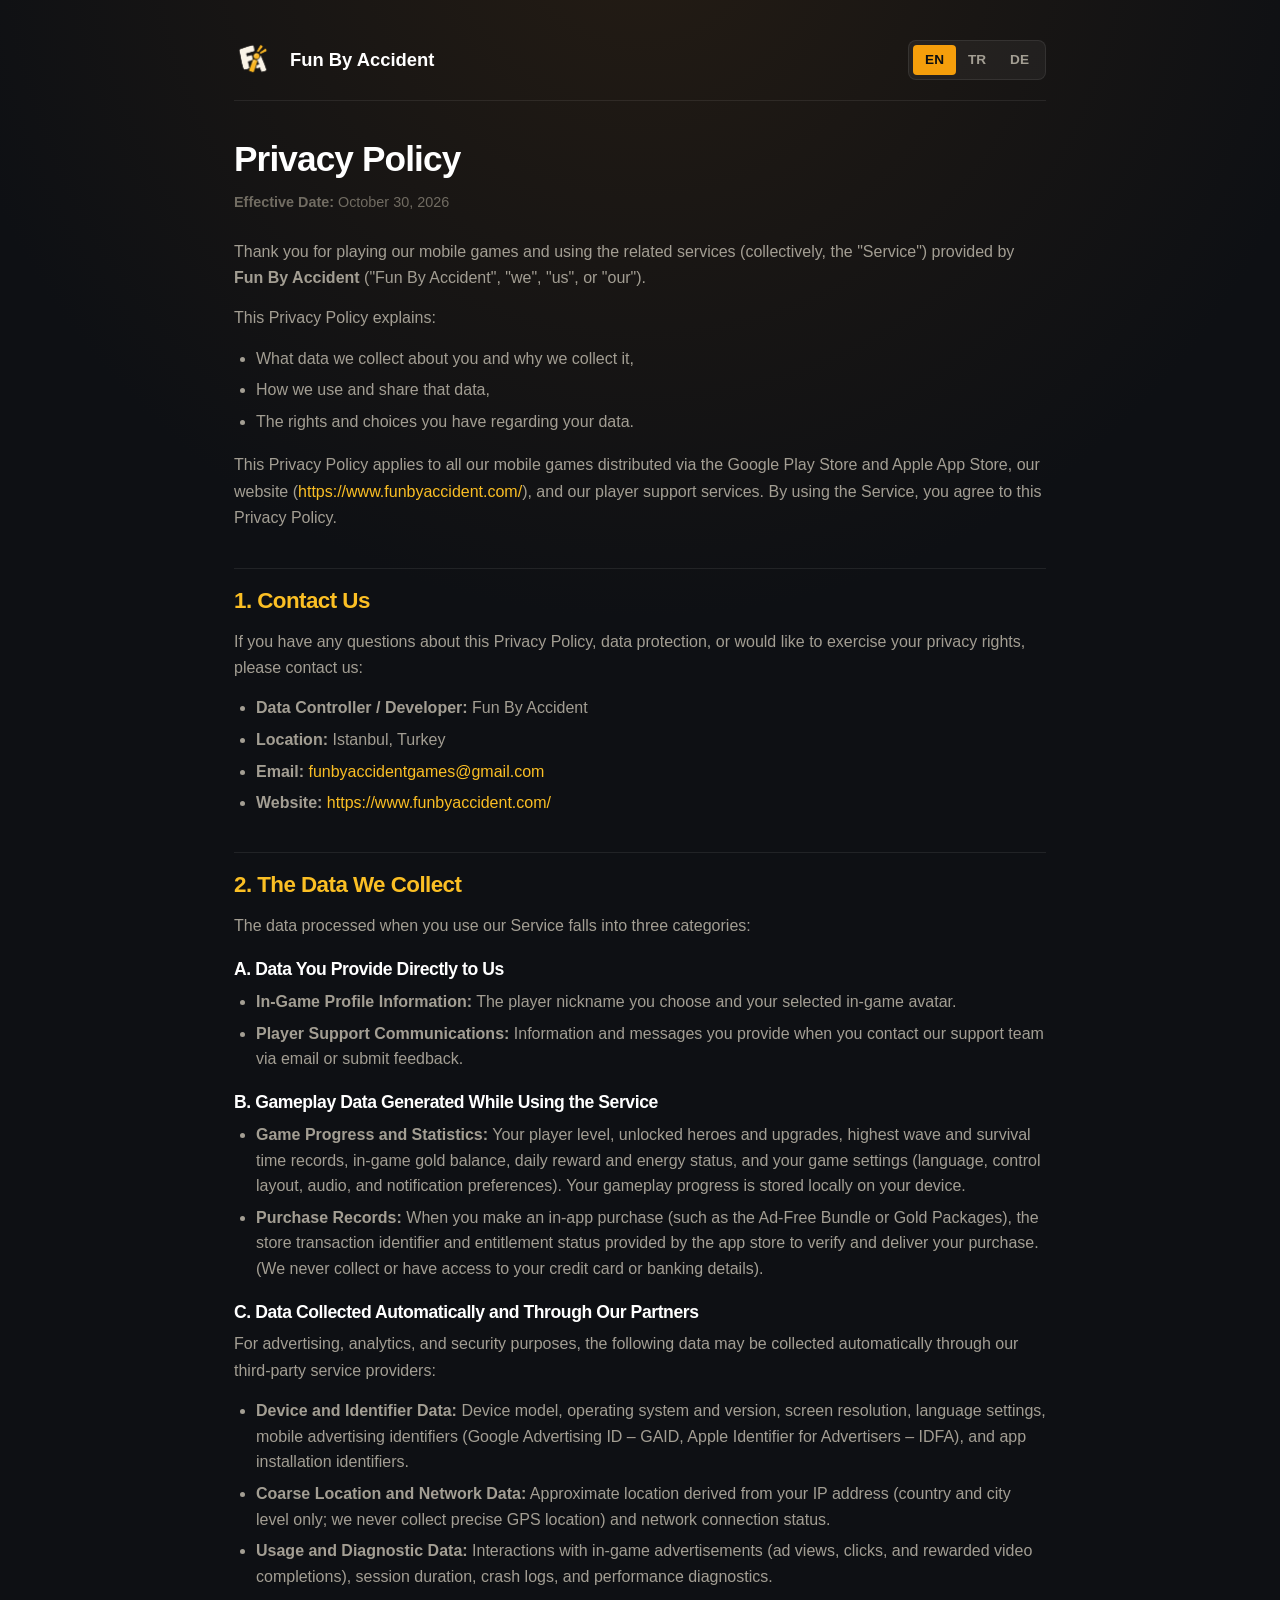
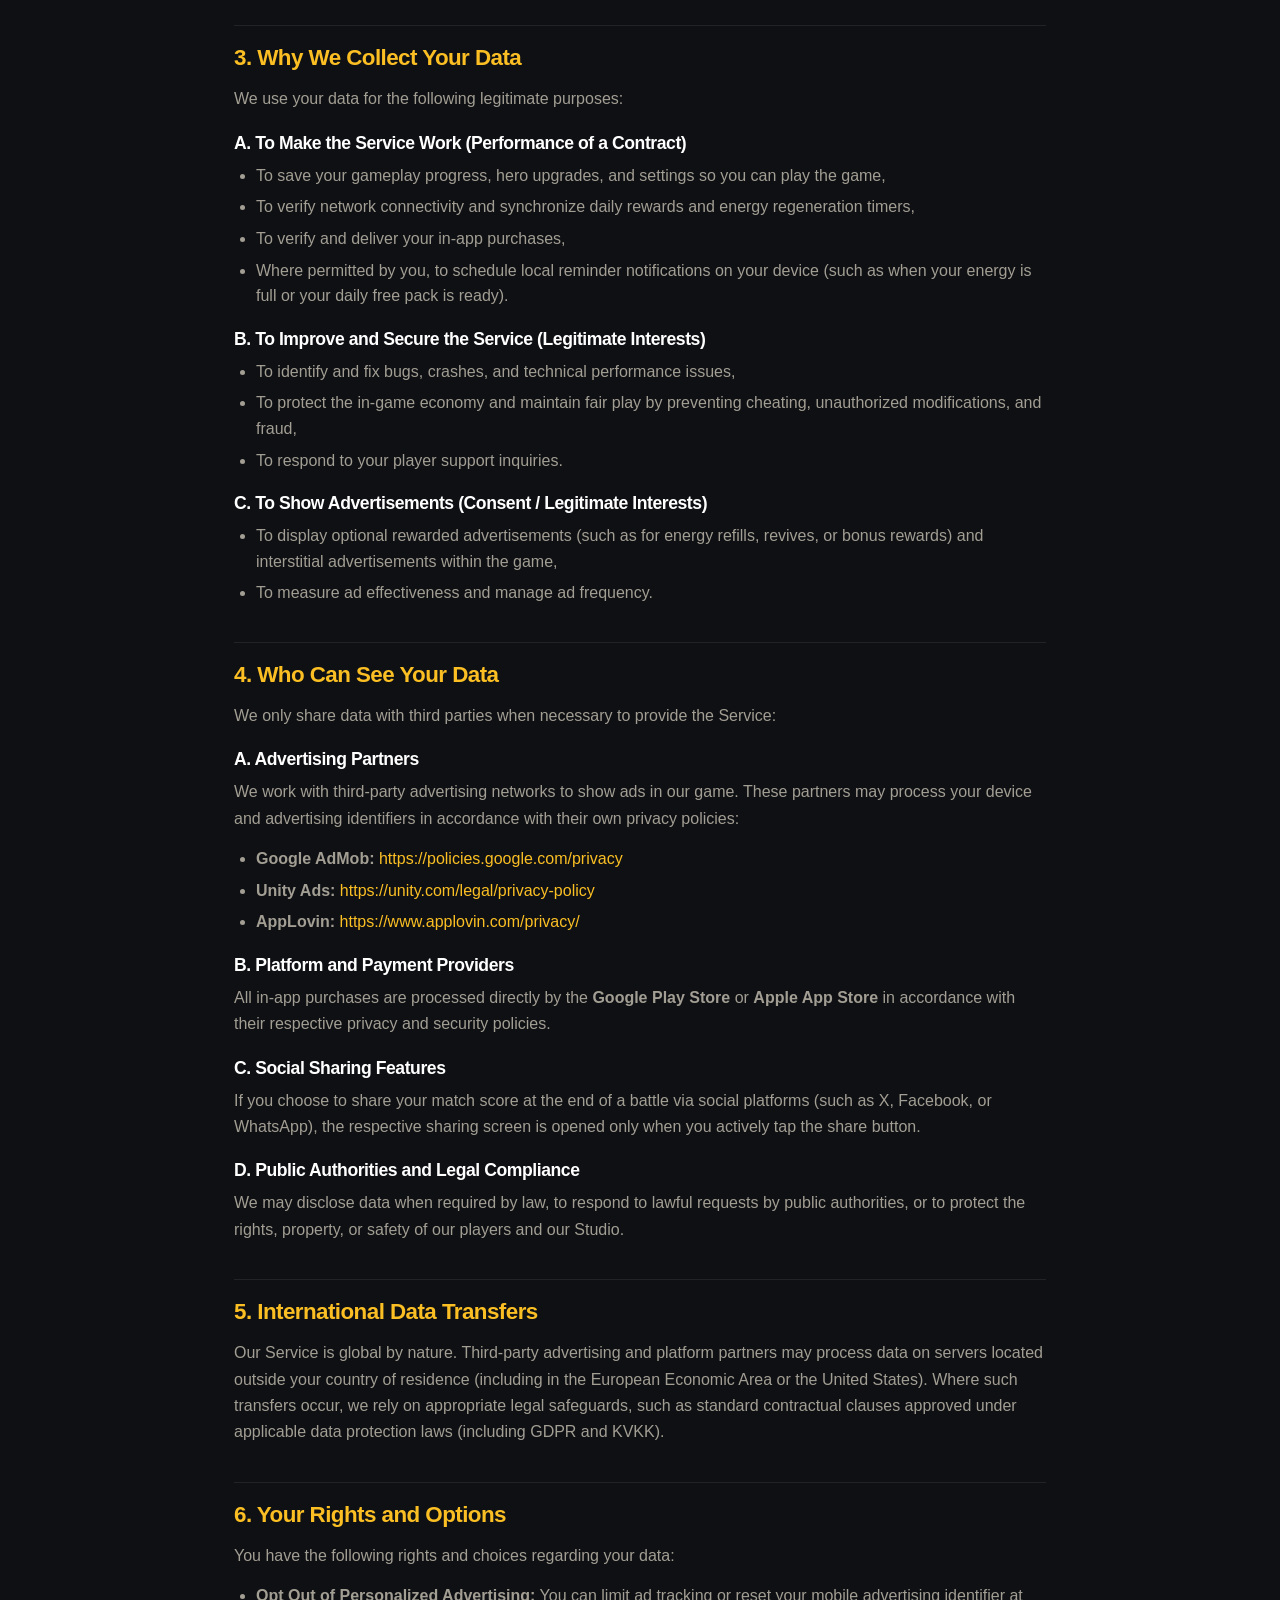
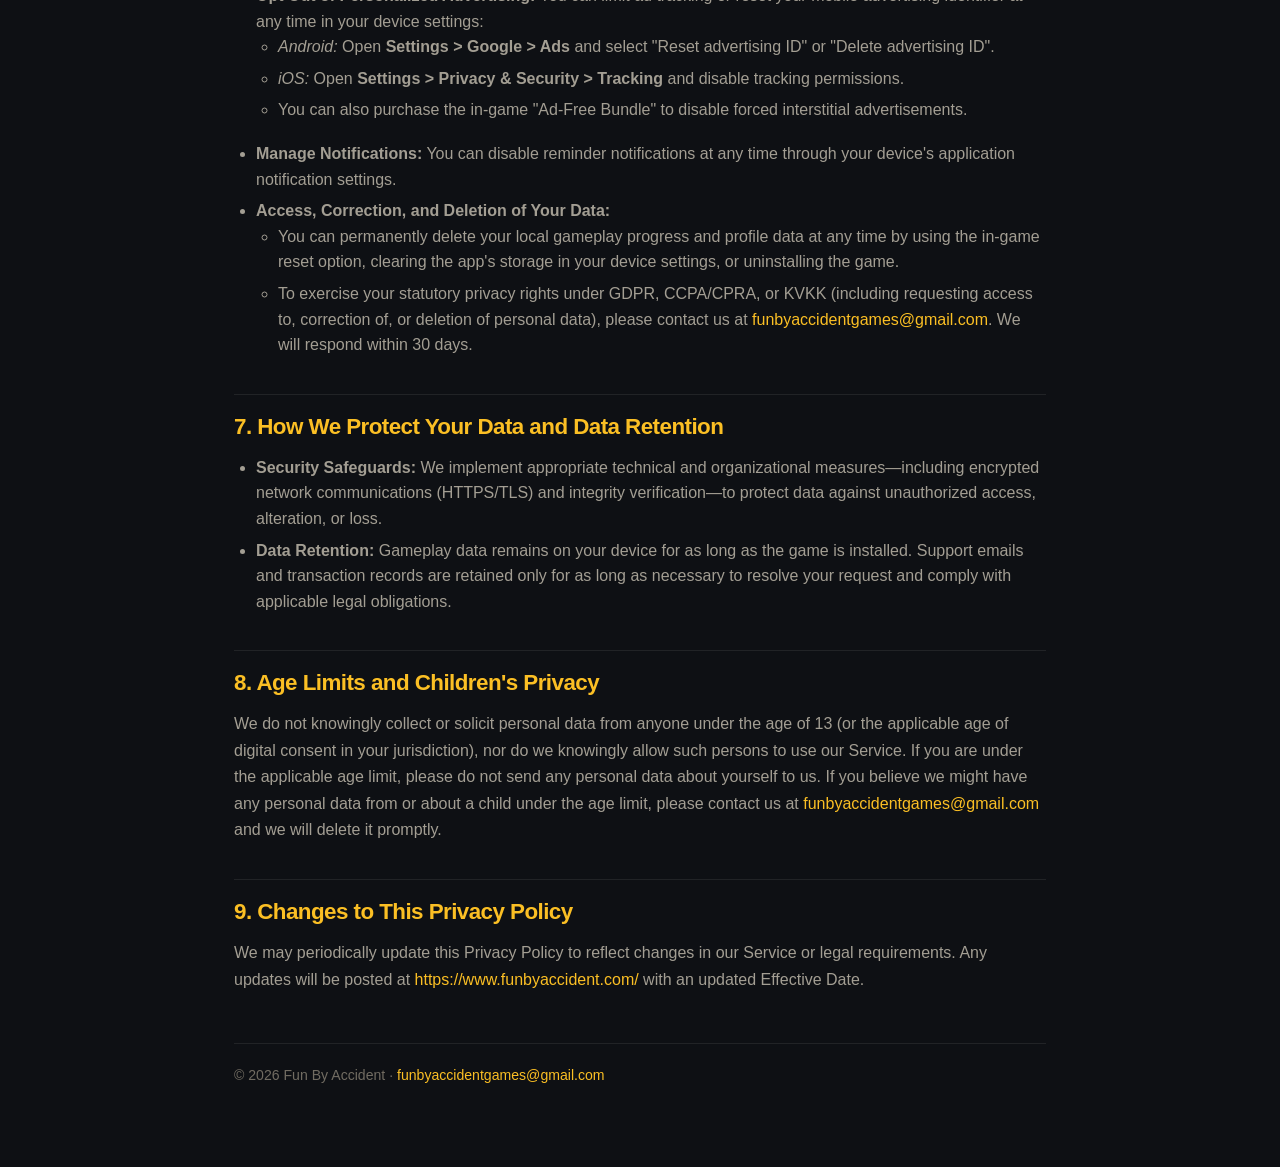
<file: privacy-policy/index.html>
<!doctype html>
<html lang="en">
<head>
  <meta charset="utf-8">
  <meta name="viewport" content="width=device-width, initial-scale=1">
  <title>Privacy Policy – Fun By Accident</title>
  <meta name="description" content="Fun By Accident – Privacy Policy for Games and Services.">
  <link rel="icon" type="image/png" href="../assets/favicon.png">
  <link rel="stylesheet" href="../style.css">
  <link rel="alternate" hreflang="tr" href="../gizlilik-politikasi/">
  <link rel="alternate" hreflang="de" href="../datenschutz/">
</head>
<body>
  <div class="wrap">
    <header class="site">
      <a class="brand" href="../">
        <img src="../assets/logo.png" alt="Fun By Accident" style="height: 38px; width: 38px; vertical-align: middle; object-fit: contain;">
        <span style="font-weight:800; font-size:1.15rem; color:#fff; margin-left:10px;">Fun By Accident</span>
      </a>
      <nav class="lang">
        <a href="./" aria-current="page">EN</a>
        <a href="../gizlilik-politikasi/">TR</a>
        <a href="../datenschutz/">DE</a>
      </nav>
    </header>

    <h1>Privacy Policy</h1>
    <p class="meta"><strong>Effective Date:</strong> October 30, 2026</p>

    <p>Thank you for playing our mobile games and using the related services (collectively, the "Service") provided by <strong>Fun By Accident</strong> ("Fun By Accident", "we", "us", or "our").</p>
    <p>This Privacy Policy explains:</p>
    <ul>
      <li>What data we collect about you and why we collect it,</li>
      <li>How we use and share that data,</li>
      <li>The rights and choices you have regarding your data.</li>
    </ul>
    <p>This Privacy Policy applies to all our mobile games distributed via the Google Play Store and Apple App Store, our website (<a href="https://www.funbyaccident.com/">https://www.funbyaccident.com/</a>), and our player support services. By using the Service, you agree to this Privacy Policy.</p>

    <h2>1. Contact Us</h2>
    <p>If you have any questions about this Privacy Policy, data protection, or would like to exercise your privacy rights, please contact us:</p>
    <ul>
      <li><strong>Data Controller / Developer:</strong> Fun By Accident</li>
      <li><strong>Location:</strong> Istanbul, Turkey</li>
      <li><strong>Email:</strong> <a href="mailto:funbyaccidentgames@gmail.com">funbyaccidentgames@gmail.com</a></li>
      <li><strong>Website:</strong> <a href="https://www.funbyaccident.com/">https://www.funbyaccident.com/</a></li>
    </ul>

    <h2>2. The Data We Collect</h2>
    <p>The data processed when you use our Service falls into three categories:</p>

    <h3>A. Data You Provide Directly to Us</h3>
    <ul>
      <li><strong>In-Game Profile Information:</strong> The player nickname you choose and your selected in-game avatar.</li>
      <li><strong>Player Support Communications:</strong> Information and messages you provide when you contact our support team via email or submit feedback.</li>
    </ul>

    <h3>B. Gameplay Data Generated While Using the Service</h3>
    <ul>
      <li><strong>Game Progress and Statistics:</strong> Your player level, unlocked heroes and upgrades, highest wave and survival time records, in-game gold balance, daily reward and energy status, and your game settings (language, control layout, audio, and notification preferences). Your gameplay progress is stored locally on your device.</li>
      <li><strong>Purchase Records:</strong> When you make an in-app purchase (such as the Ad-Free Bundle or Gold Packages), the store transaction identifier and entitlement status provided by the app store to verify and deliver your purchase. (We never collect or have access to your credit card or banking details).</li>
    </ul>

    <h3>C. Data Collected Automatically and Through Our Partners</h3>
    <p>For advertising, analytics, and security purposes, the following data may be collected automatically through our third-party service providers:</p>
    <ul>
      <li><strong>Device and Identifier Data:</strong> Device model, operating system and version, screen resolution, language settings, mobile advertising identifiers (Google Advertising ID – GAID, Apple Identifier for Advertisers – IDFA), and app installation identifiers.</li>
      <li><strong>Coarse Location and Network Data:</strong> Approximate location derived from your IP address (country and city level only; we never collect precise GPS location) and network connection status.</li>
      <li><strong>Usage and Diagnostic Data:</strong> Interactions with in-game advertisements (ad views, clicks, and rewarded video completions), session duration, crash logs, and performance diagnostics.</li>
    </ul>

    <h2>3. Why We Collect Your Data</h2>
    <p>We use your data for the following legitimate purposes:</p>

    <h3>A. To Make the Service Work (Performance of a Contract)</h3>
    <ul>
      <li>To save your gameplay progress, hero upgrades, and settings so you can play the game,</li>
      <li>To verify network connectivity and synchronize daily rewards and energy regeneration timers,</li>
      <li>To verify and deliver your in-app purchases,</li>
      <li>Where permitted by you, to schedule local reminder notifications on your device (such as when your energy is full or your daily free pack is ready).</li>
    </ul>

    <h3>B. To Improve and Secure the Service (Legitimate Interests)</h3>
    <ul>
      <li>To identify and fix bugs, crashes, and technical performance issues,</li>
      <li>To protect the in-game economy and maintain fair play by preventing cheating, unauthorized modifications, and fraud,</li>
      <li>To respond to your player support inquiries.</li>
    </ul>

    <h3>C. To Show Advertisements (Consent / Legitimate Interests)</h3>
    <ul>
      <li>To display optional rewarded advertisements (such as for energy refills, revives, or bonus rewards) and interstitial advertisements within the game,</li>
      <li>To measure ad effectiveness and manage ad frequency.</li>
    </ul>

    <h2>4. Who Can See Your Data</h2>
    <p>We only share data with third parties when necessary to provide the Service:</p>

    <h3>A. Advertising Partners</h3>
    <p>We work with third-party advertising networks to show ads in our game. These partners may process your device and advertising identifiers in accordance with their own privacy policies:</p>
    <ul>
      <li><strong>Google AdMob:</strong> <a href="https://policies.google.com/privacy">https://policies.google.com/privacy</a></li>
      <li><strong>Unity Ads:</strong> <a href="https://unity.com/legal/privacy-policy">https://unity.com/legal/privacy-policy</a></li>
      <li><strong>AppLovin:</strong> <a href="https://www.applovin.com/privacy/">https://www.applovin.com/privacy/</a></li>
    </ul>

    <h3>B. Platform and Payment Providers</h3>
    <p>All in-app purchases are processed directly by the <strong>Google Play Store</strong> or <strong>Apple App Store</strong> in accordance with their respective privacy and security policies.</p>

    <h3>C. Social Sharing Features</h3>
    <p>If you choose to share your match score at the end of a battle via social platforms (such as X, Facebook, or WhatsApp), the respective sharing screen is opened only when you actively tap the share button.</p>

    <h3>D. Public Authorities and Legal Compliance</h3>
    <p>We may disclose data when required by law, to respond to lawful requests by public authorities, or to protect the rights, property, or safety of our players and our Studio.</p>

    <h2>5. International Data Transfers</h2>
    <p>Our Service is global by nature. Third-party advertising and platform partners may process data on servers located outside your country of residence (including in the European Economic Area or the United States). Where such transfers occur, we rely on appropriate legal safeguards, such as standard contractual clauses approved under applicable data protection laws (including GDPR and KVKK).</p>

    <h2>6. Your Rights and Options</h2>
    <p>You have the following rights and choices regarding your data:</p>
    <ul>
      <li><strong>Opt Out of Personalized Advertising:</strong> You can limit ad tracking or reset your mobile advertising identifier at any time in your device settings:
        <ul>
          <li><em>Android:</em> Open <strong>Settings &gt; Google &gt; Ads</strong> and select "Reset advertising ID" or "Delete advertising ID".</li>
          <li><em>iOS:</em> Open <strong>Settings &gt; Privacy &amp; Security &gt; Tracking</strong> and disable tracking permissions.</li>
          <li>You can also purchase the in-game "Ad-Free Bundle" to disable forced interstitial advertisements.</li>
        </ul>
      </li>
      <li><strong>Manage Notifications:</strong> You can disable reminder notifications at any time through your device's application notification settings.</li>
      <li><strong>Access, Correction, and Deletion of Your Data:</strong>
        <ul>
          <li>You can permanently delete your local gameplay progress and profile data at any time by using the in-game reset option, clearing the app's storage in your device settings, or uninstalling the game.</li>
          <li>To exercise your statutory privacy rights under GDPR, CCPA/CPRA, or KVKK (including requesting access to, correction of, or deletion of personal data), please contact us at <a href="mailto:funbyaccidentgames@gmail.com">funbyaccidentgames@gmail.com</a>. We will respond within 30 days.</li>
        </ul>
      </li>
    </ul>

    <h2>7. How We Protect Your Data and Data Retention</h2>
    <ul>
      <li><strong>Security Safeguards:</strong> We implement appropriate technical and organizational measures—including encrypted network communications (HTTPS/TLS) and integrity verification—to protect data against unauthorized access, alteration, or loss.</li>
      <li><strong>Data Retention:</strong> Gameplay data remains on your device for as long as the game is installed. Support emails and transaction records are retained only for as long as necessary to resolve your request and comply with applicable legal obligations.</li>
    </ul>

    <h2>8. Age Limits and Children's Privacy</h2>
    <p>We do not knowingly collect or solicit personal data from anyone under the age of 13 (or the applicable age of digital consent in your jurisdiction), nor do we knowingly allow such persons to use our Service. If you are under the applicable age limit, please do not send any personal data about yourself to us. If you believe we might have any personal data from or about a child under the age limit, please contact us at <a href="mailto:funbyaccidentgames@gmail.com">funbyaccidentgames@gmail.com</a> and we will delete it promptly.</p>

    <h2>9. Changes to This Privacy Policy</h2>
    <p>We may periodically update this Privacy Policy to reflect changes in our Service or legal requirements. Any updates will be posted at <a href="https://www.funbyaccident.com/">https://www.funbyaccident.com/</a> with an updated Effective Date.</p>

    <footer class="site">© 2026 Fun By Accident · <a href="mailto:funbyaccidentgames@gmail.com">funbyaccidentgames@gmail.com</a></footer>
  </div>
</body>
</html>
</file>
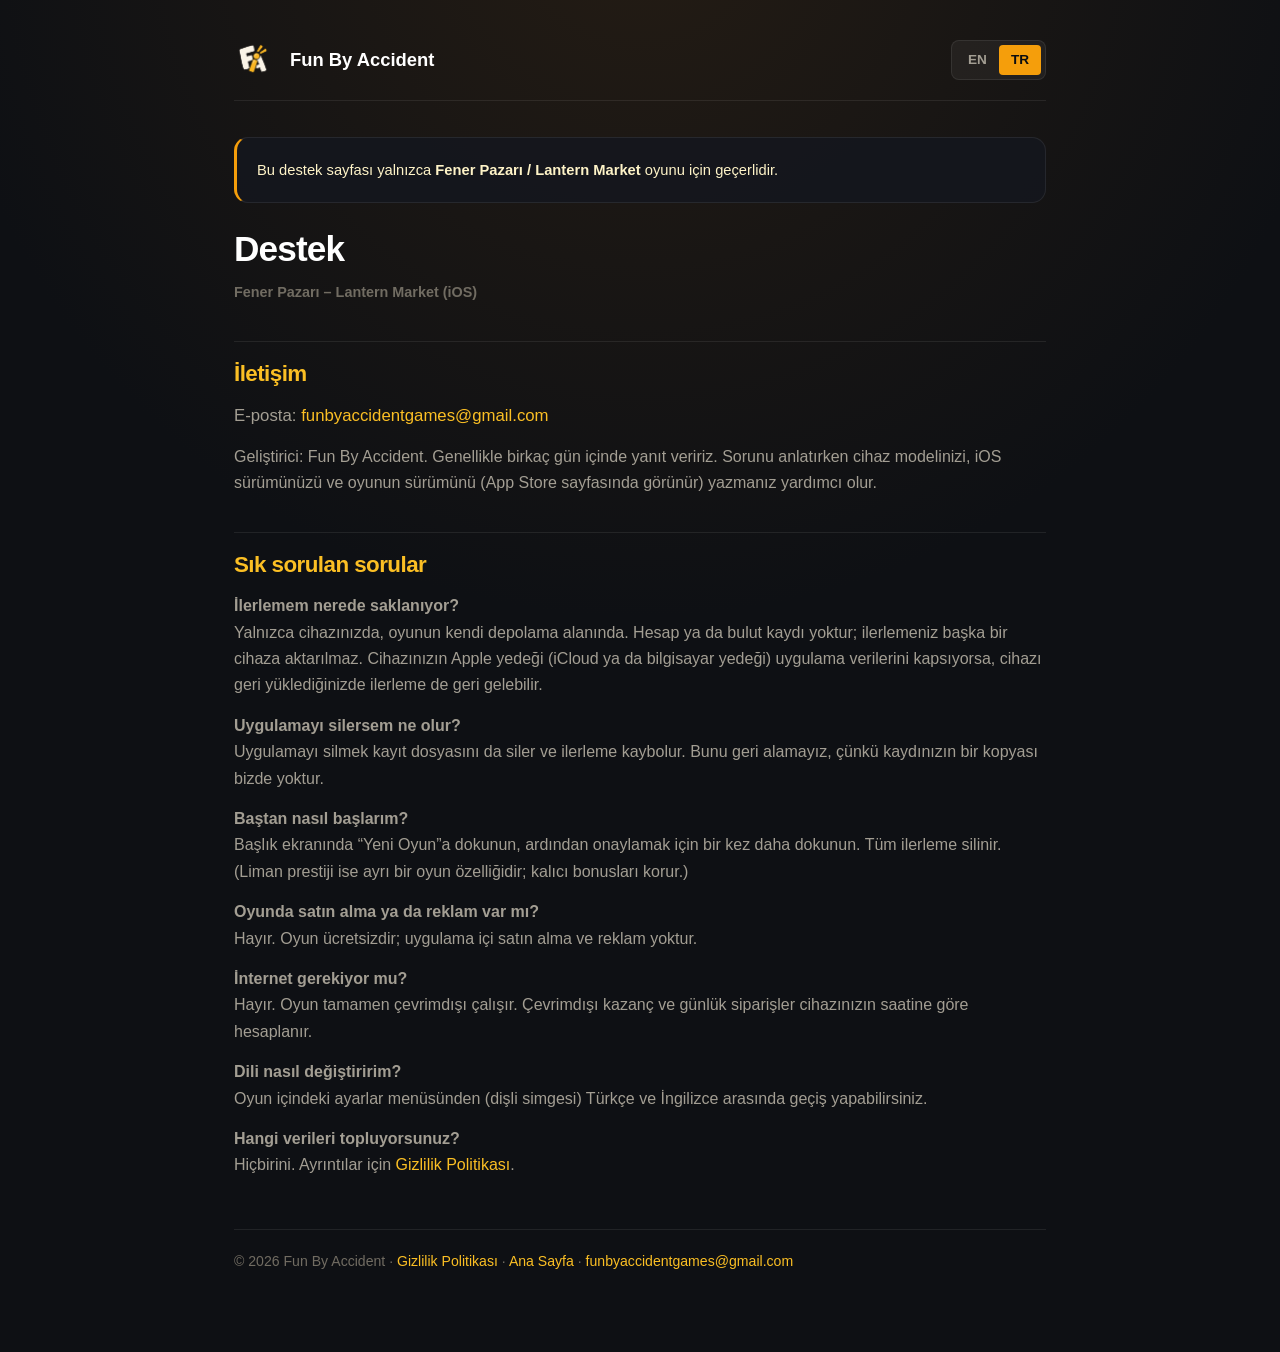
<file: fener-pazari/destek/index.html>
<!doctype html>
<html lang="tr">
<head>
  <meta charset="utf-8">
  <meta name="viewport" content="width=device-width, initial-scale=1">
  <title>Fener Pazarı – Destek</title>
  <meta name="description" content="Fener Pazarı – Lantern Market destek ve iletişim">
  <link rel="icon" type="image/png" href="../../assets/favicon.png">
  <link rel="stylesheet" href="../../style.css">
  <link rel="alternate" hreflang="en" href="../support/">
</head>
<body>
  <div class="wrap">
    <header class="site">
      <a class="brand" href="../../">
        <img src="../../assets/logo.png" alt="Fun By Accident" style="height: 38px; width: 38px; vertical-align: middle; object-fit: contain;">
        <span style="font-weight:800; font-size:1.15rem; color:#fff; margin-left:10px;">Fun By Accident</span>
      </a>
      <nav class="lang" aria-label="Dil / Language">
        <a href="../support/">EN</a>
        <a href="./" aria-current="page">TR</a>
      </nav>
    </header>

    <div class="card" style="border-left: 3px solid var(--accent-amber); margin-bottom: 24px;">
      <p style="margin: 0; color: var(--text-main); font-size: 0.92rem;">
        Bu destek sayfası yalnızca <strong>Fener Pazarı / Lantern Market</strong> oyunu için geçerlidir.
      </p>
    </div>

    <h1>Destek</h1>
    <p class="meta"><strong>Fener Pazarı – Lantern Market (iOS)</strong></p>

    <h2>İletişim</h2>
    <p class="contact" style="font-size: 1.05rem; word-break: break-word;">E-posta: <a href="mailto:funbyaccidentgames@gmail.com">funbyaccidentgames@gmail.com</a></p>
    <p>Geliştirici: Fun By Accident. Genellikle birkaç gün içinde yanıt veririz. Sorunu anlatırken cihaz modelinizi, iOS sürümünüzü ve oyunun sürümünü (App Store sayfasında görünür) yazmanız yardımcı olur.</p>

    <h2>Sık sorulan sorular</h2>
    <p><strong>İlerlemem nerede saklanıyor?</strong><br>Yalnızca cihazınızda, oyunun kendi depolama alanında. Hesap ya da bulut kaydı yoktur; ilerlemeniz başka bir cihaza aktarılmaz. Cihazınızın Apple yedeği (iCloud ya da bilgisayar yedeği) uygulama verilerini kapsıyorsa, cihazı geri yüklediğinizde ilerleme de geri gelebilir.</p>
    <p><strong>Uygulamayı silersem ne olur?</strong><br>Uygulamayı silmek kayıt dosyasını da siler ve ilerleme kaybolur. Bunu geri alamayız, çünkü kaydınızın bir kopyası bizde yoktur.</p>
    <p><strong>Baştan nasıl başlarım?</strong><br>Başlık ekranında “Yeni Oyun”a dokunun, ardından onaylamak için bir kez daha dokunun. Tüm ilerleme silinir. (Liman prestiji ise ayrı bir oyun özelliğidir; kalıcı bonusları korur.)</p>
    <p><strong>Oyunda satın alma ya da reklam var mı?</strong><br>Hayır. Oyun ücretsizdir; uygulama içi satın alma ve reklam yoktur.</p>
    <p><strong>İnternet gerekiyor mu?</strong><br>Hayır. Oyun tamamen çevrimdışı çalışır. Çevrimdışı kazanç ve günlük siparişler cihazınızın saatine göre hesaplanır.</p>
    <p><strong>Dili nasıl değiştiririm?</strong><br>Oyun içindeki ayarlar menüsünden (dişli simgesi) Türkçe ve İngilizce arasında geçiş yapabilirsiniz.</p>
    <p><strong>Hangi verileri topluyorsunuz?</strong><br>Hiçbirini. Ayrıntılar için <a href="../../gizlilik-politikasi/">Gizlilik Politikası</a>.</p>

    <footer class="site">
      © 2026 Fun By Accident · <a href="../../gizlilik-politikasi/">Gizlilik Politikası</a> · <a href="../../">Ana Sayfa</a> · <a href="mailto:funbyaccidentgames@gmail.com">funbyaccidentgames@gmail.com</a>
    </footer>
  </div>
</body>
</html>
</file>
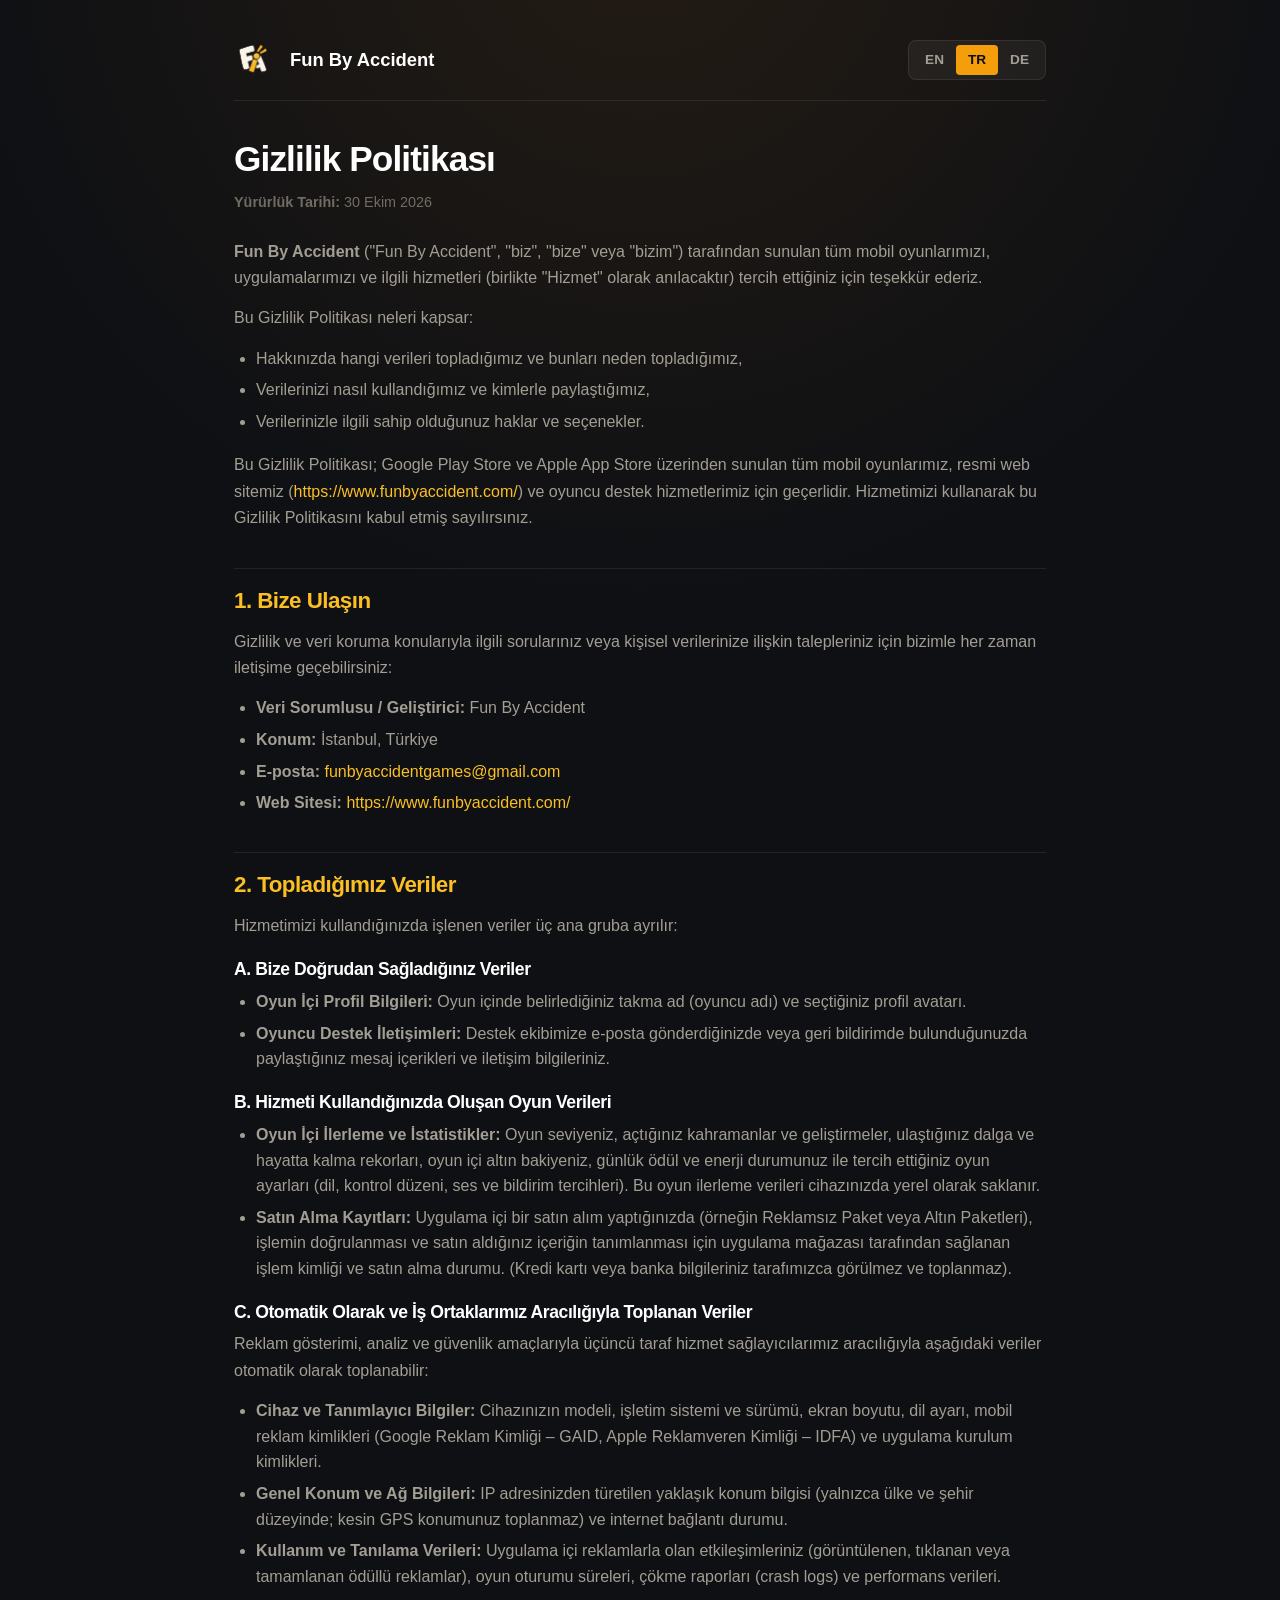
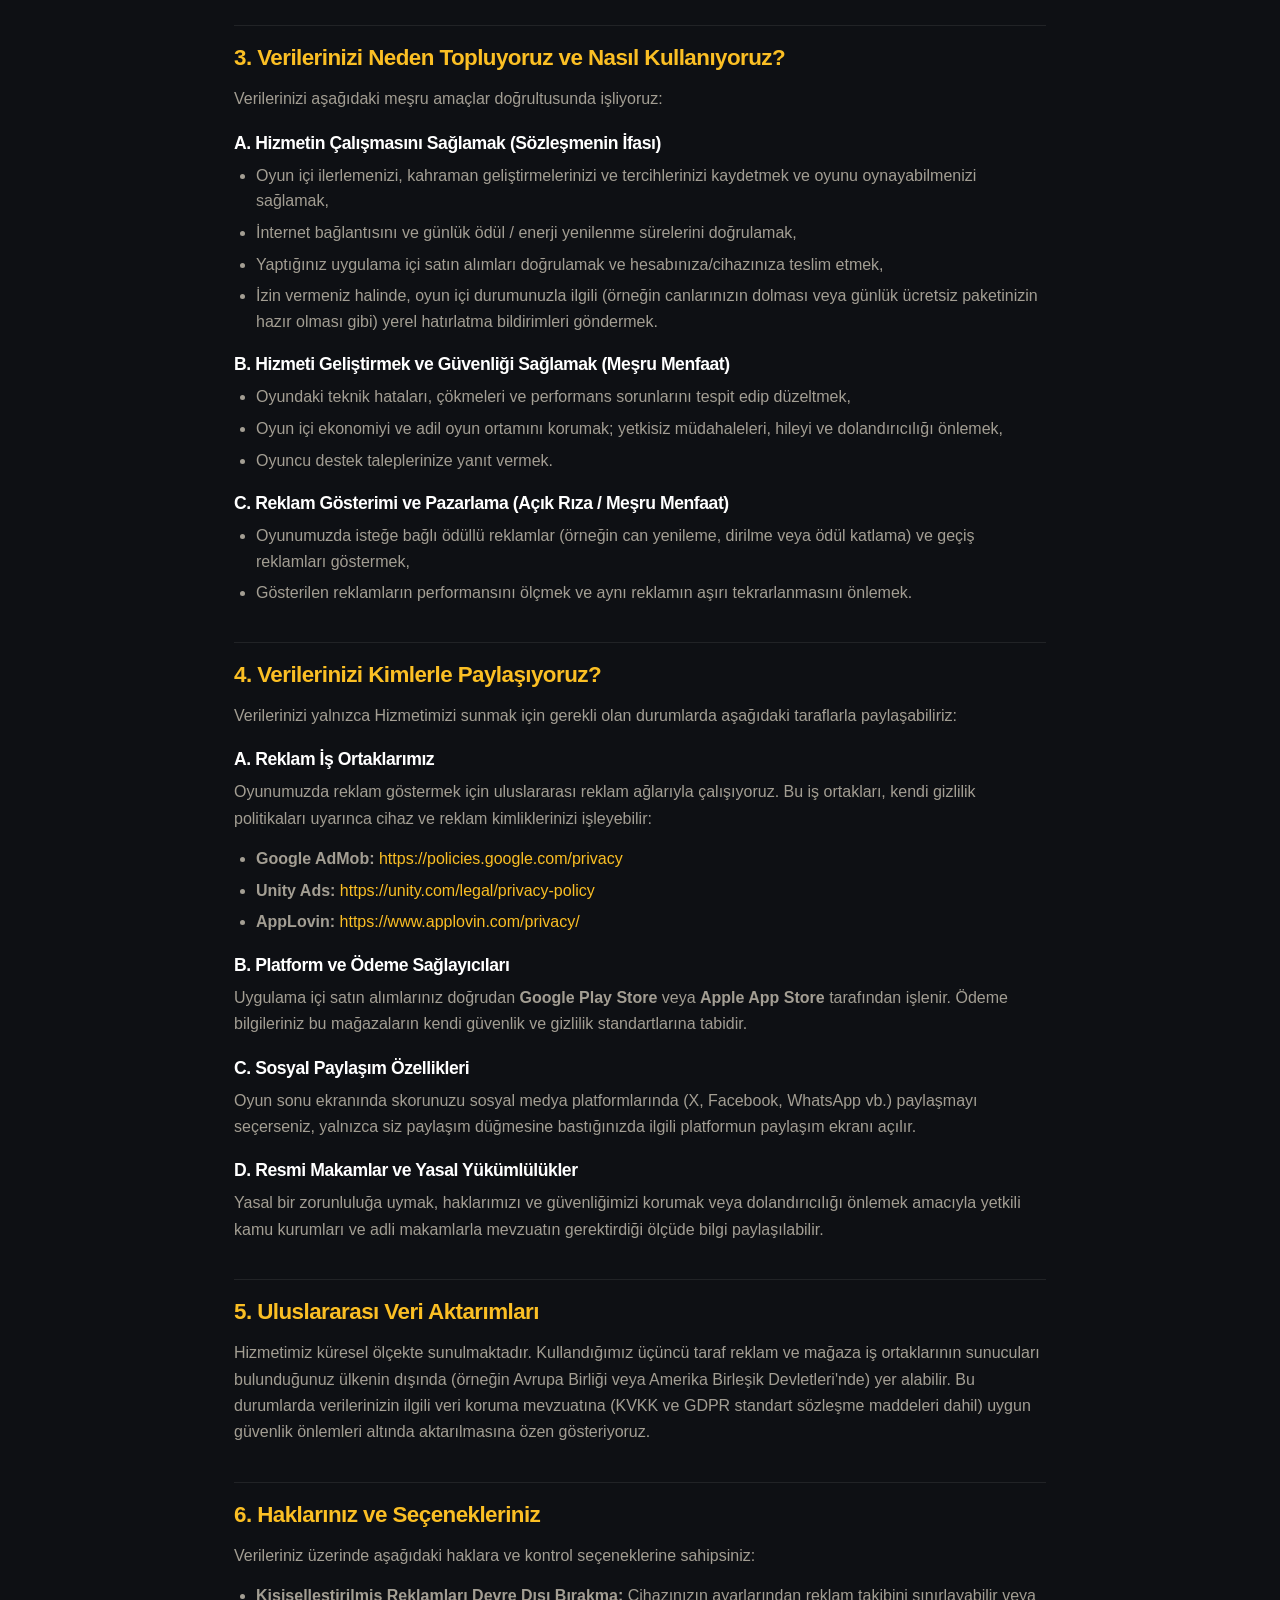
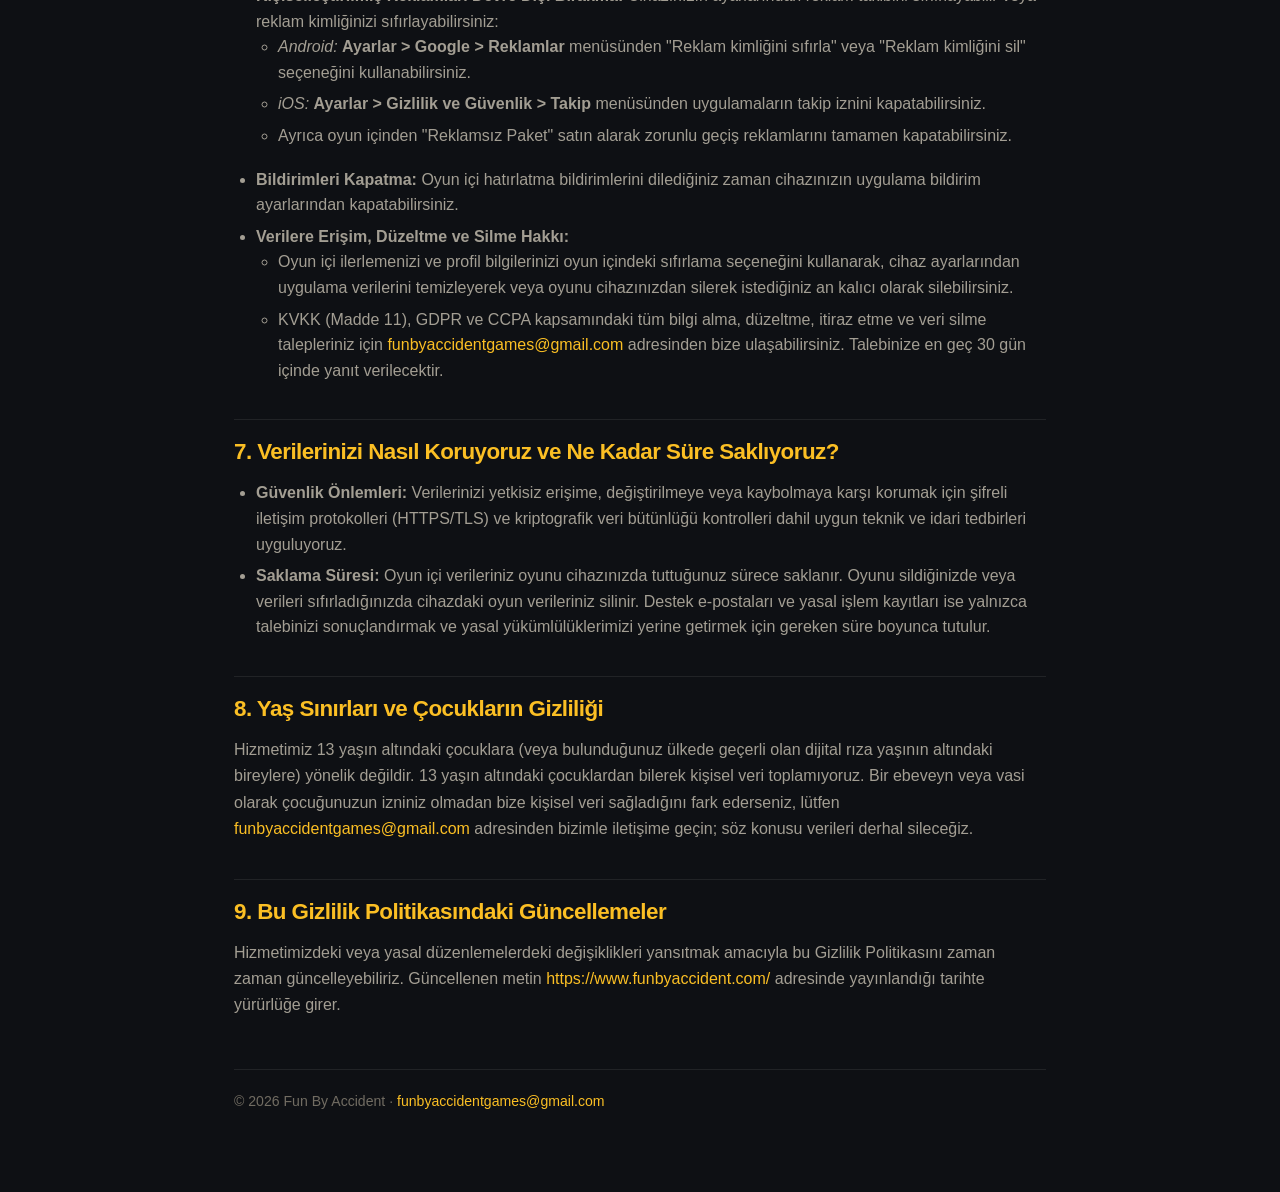
<file: fener-pazari/gizlilik-politikasi/index.html>
<!doctype html>
<html lang="tr">
<head>
  <meta charset="utf-8">
  <meta http-equiv="refresh" content="0; url=../../gizlilik-politikasi/">
  <link rel="canonical" href="https://www.funbyaccident.com/gizlilik-politikasi/">
  <title>Gizlilik Politikası – Fun By Accident</title>
</head>
<body>
  <p>Gizlilik politikasına yönlendiriliyorsunuz... <a href="../../gizlilik-politikasi/">Tıklayın</a></p>
</body>
</html>
</file>
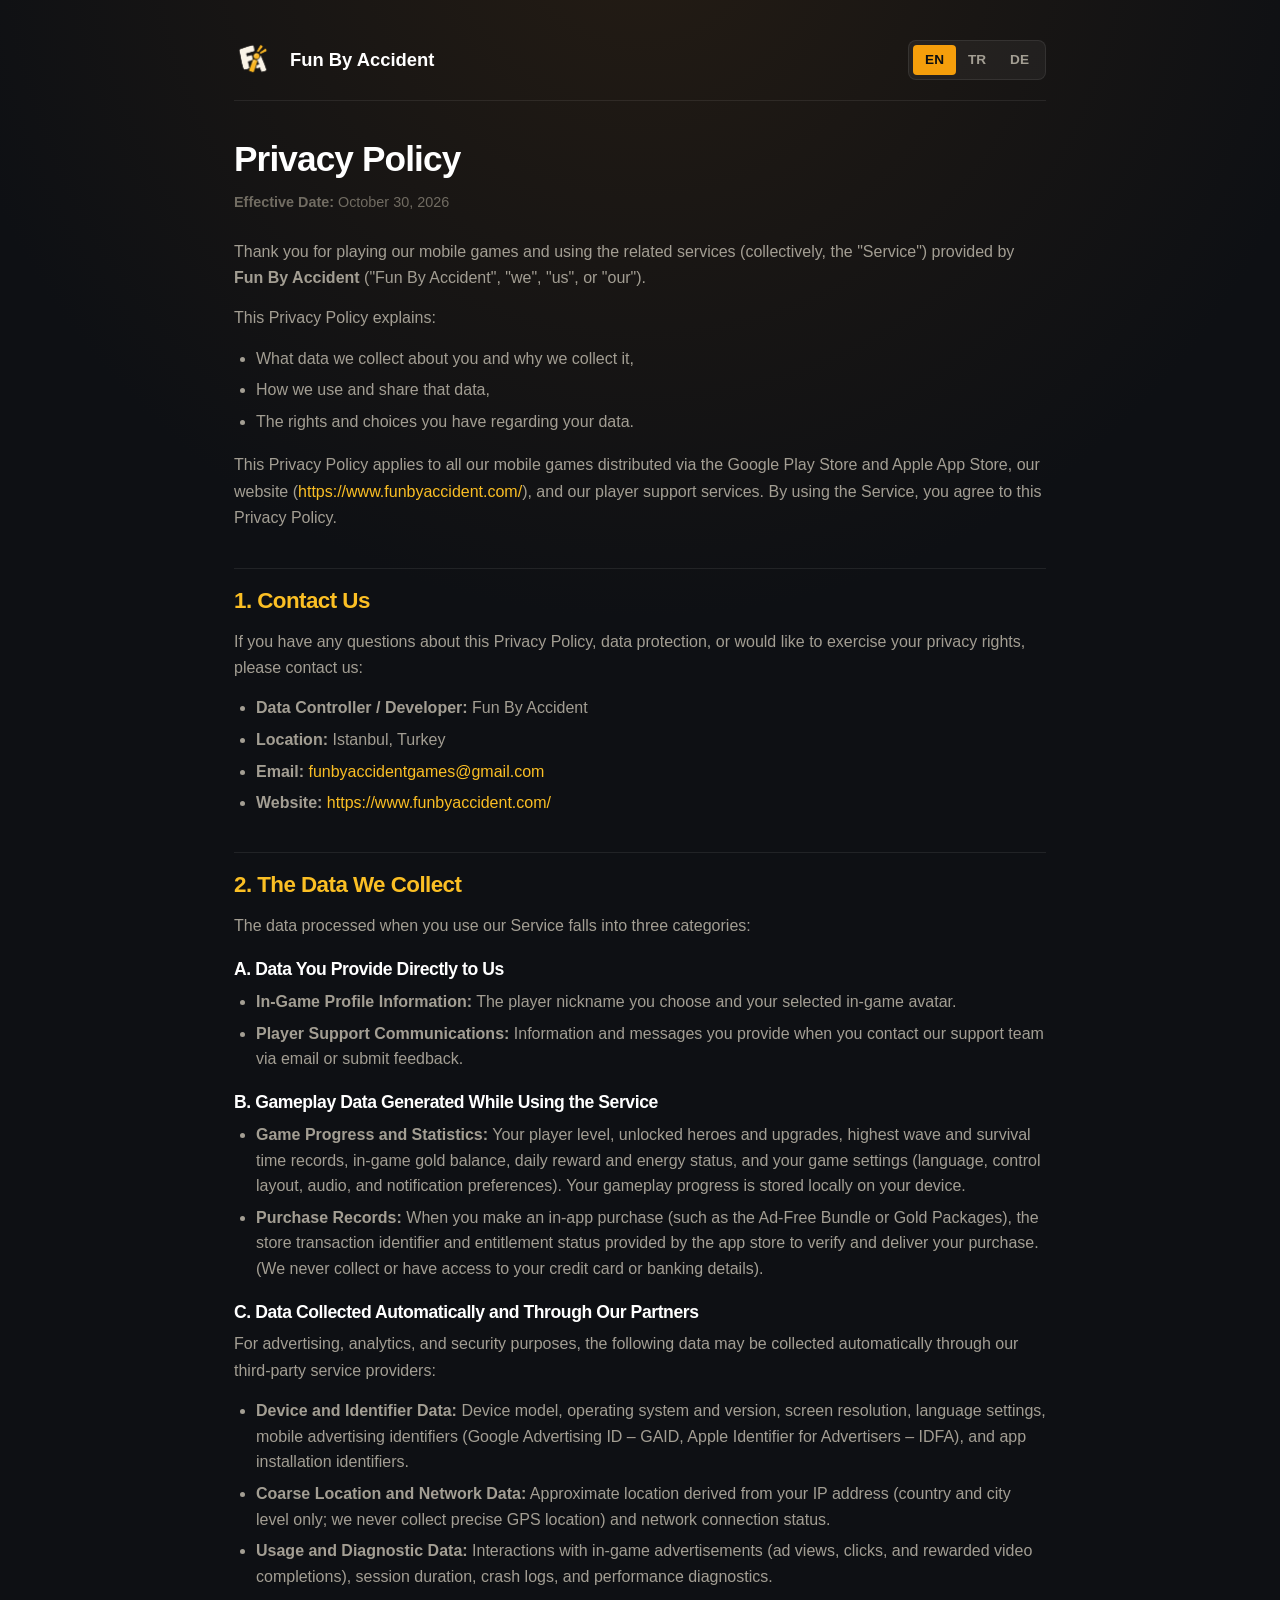
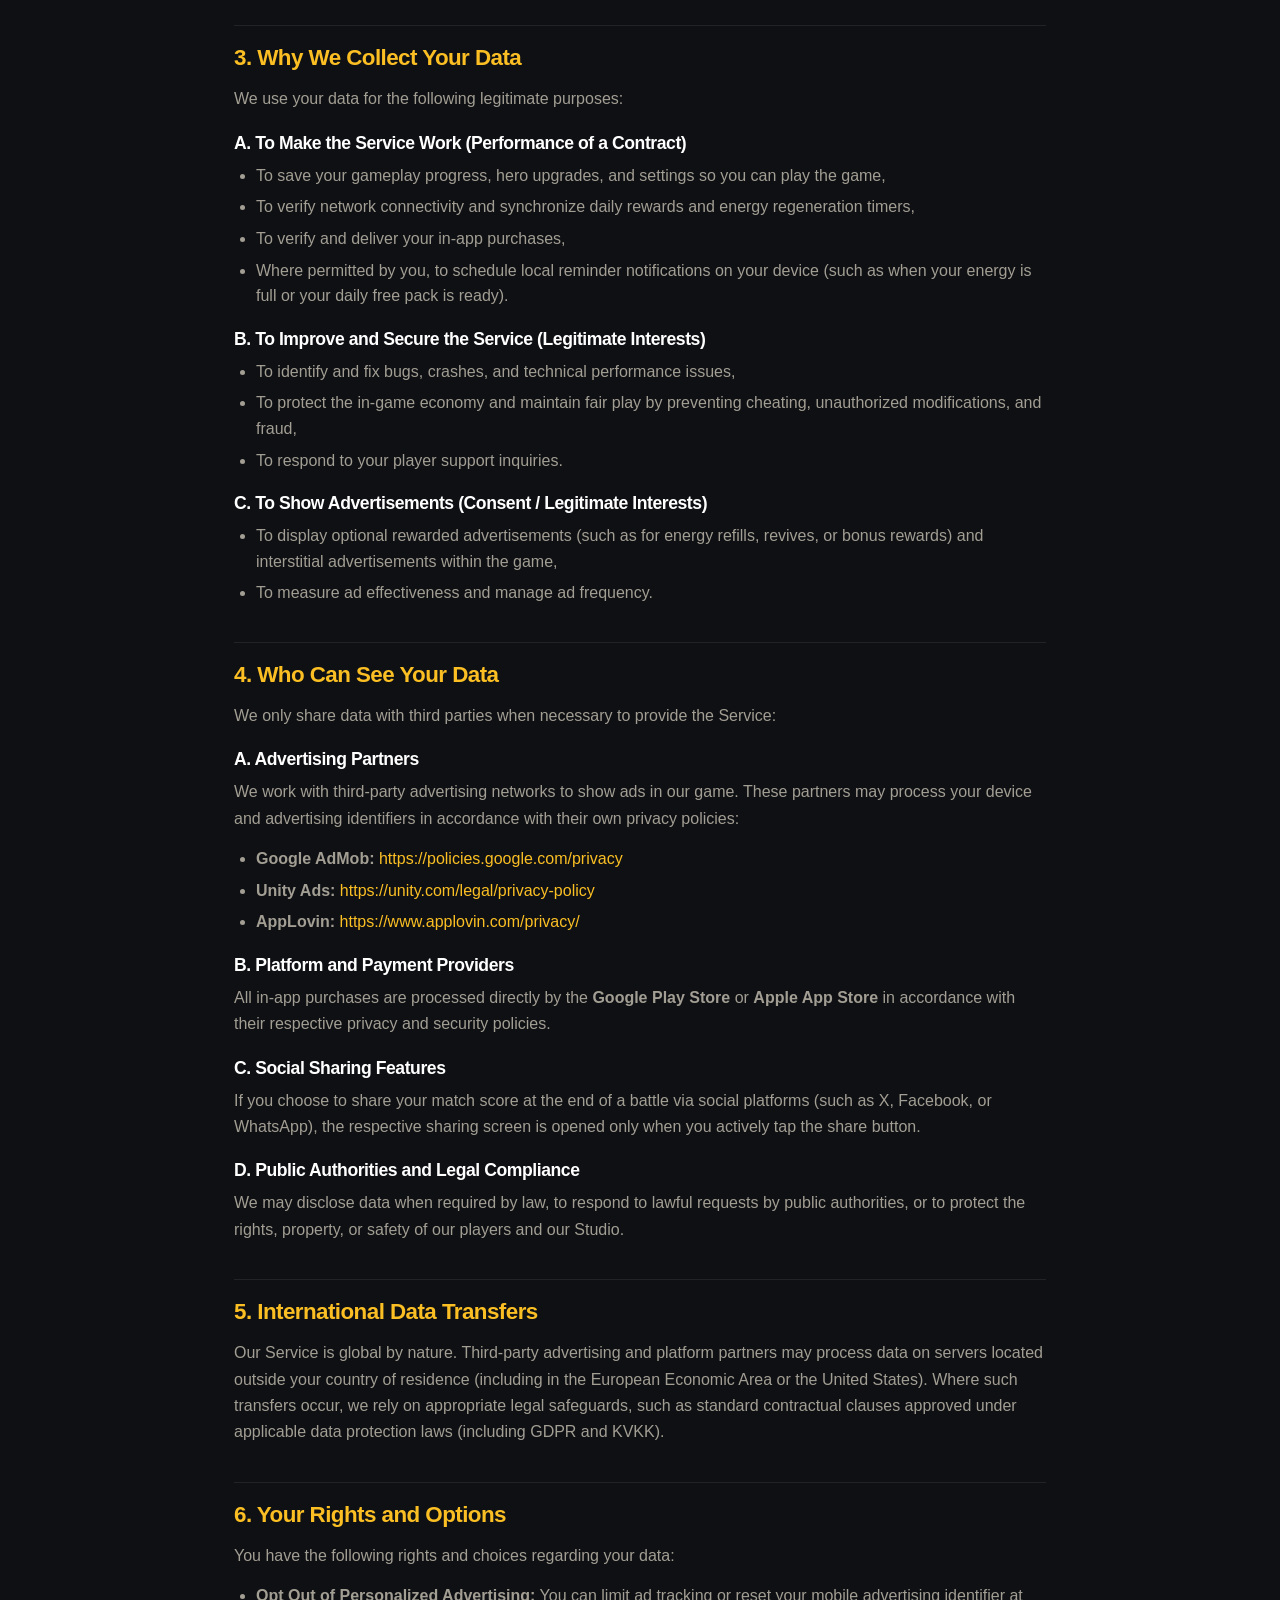
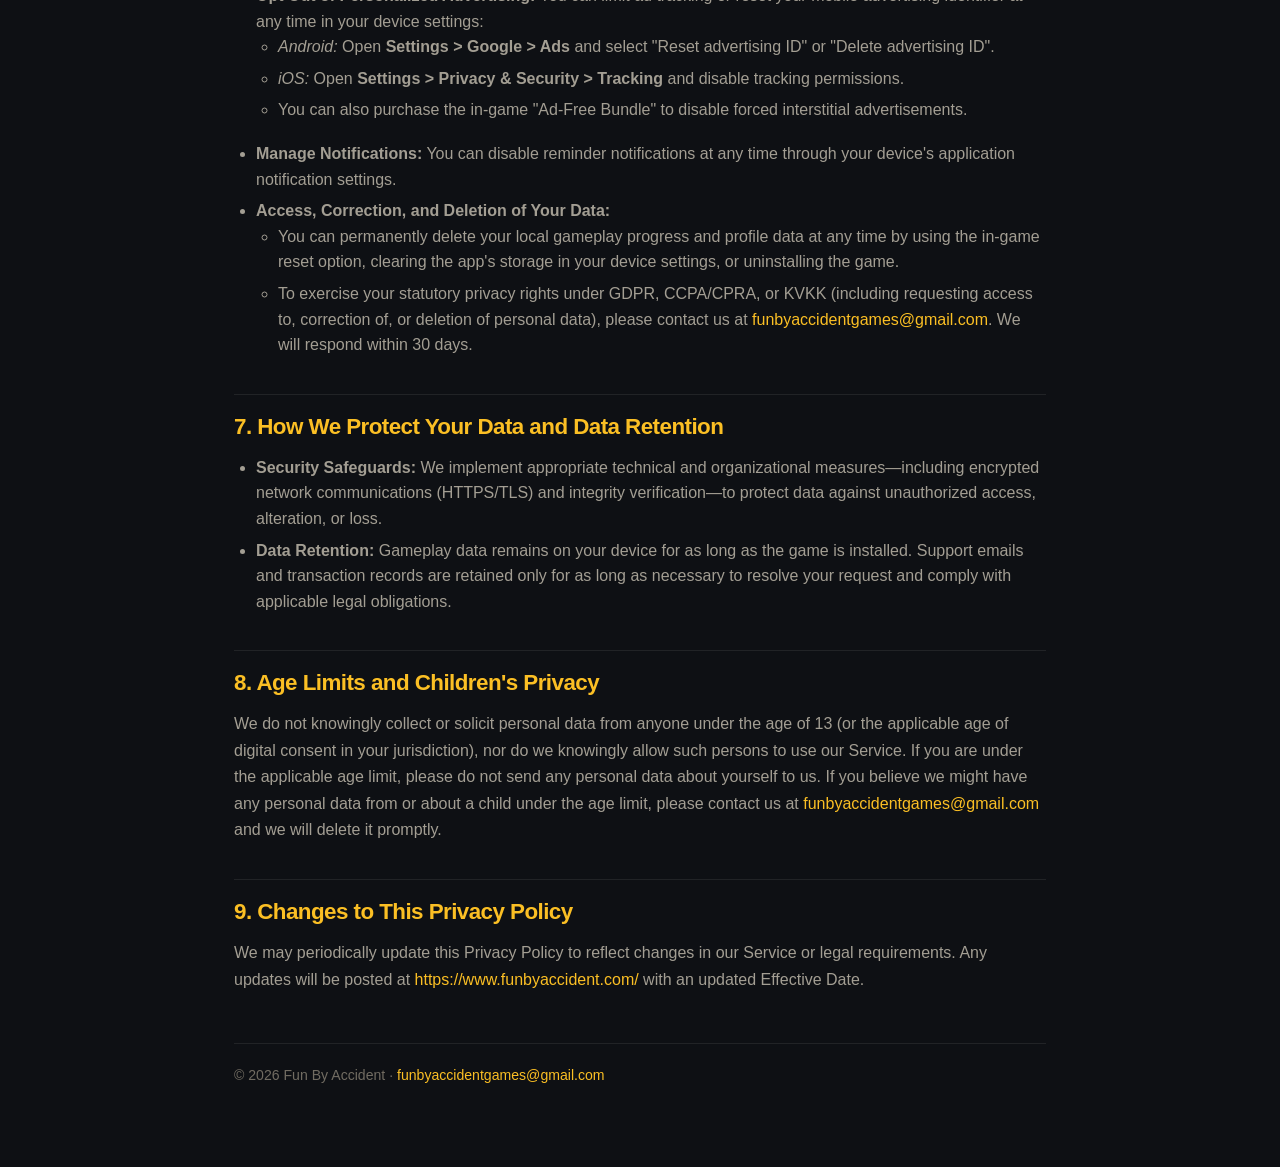
<file: fener-pazari/privacy-policy/index.html>
<!doctype html>
<html lang="en">
<head>
  <meta charset="utf-8">
  <meta http-equiv="refresh" content="0; url=../../privacy-policy/">
  <link rel="canonical" href="https://www.funbyaccident.com/privacy-policy/">
  <title>Privacy Policy – Fun By Accident</title>
</head>
<body>
  <p>Redirecting to Privacy Policy... <a href="../../privacy-policy/">Click here</a></p>
</body>
</html>
</file>
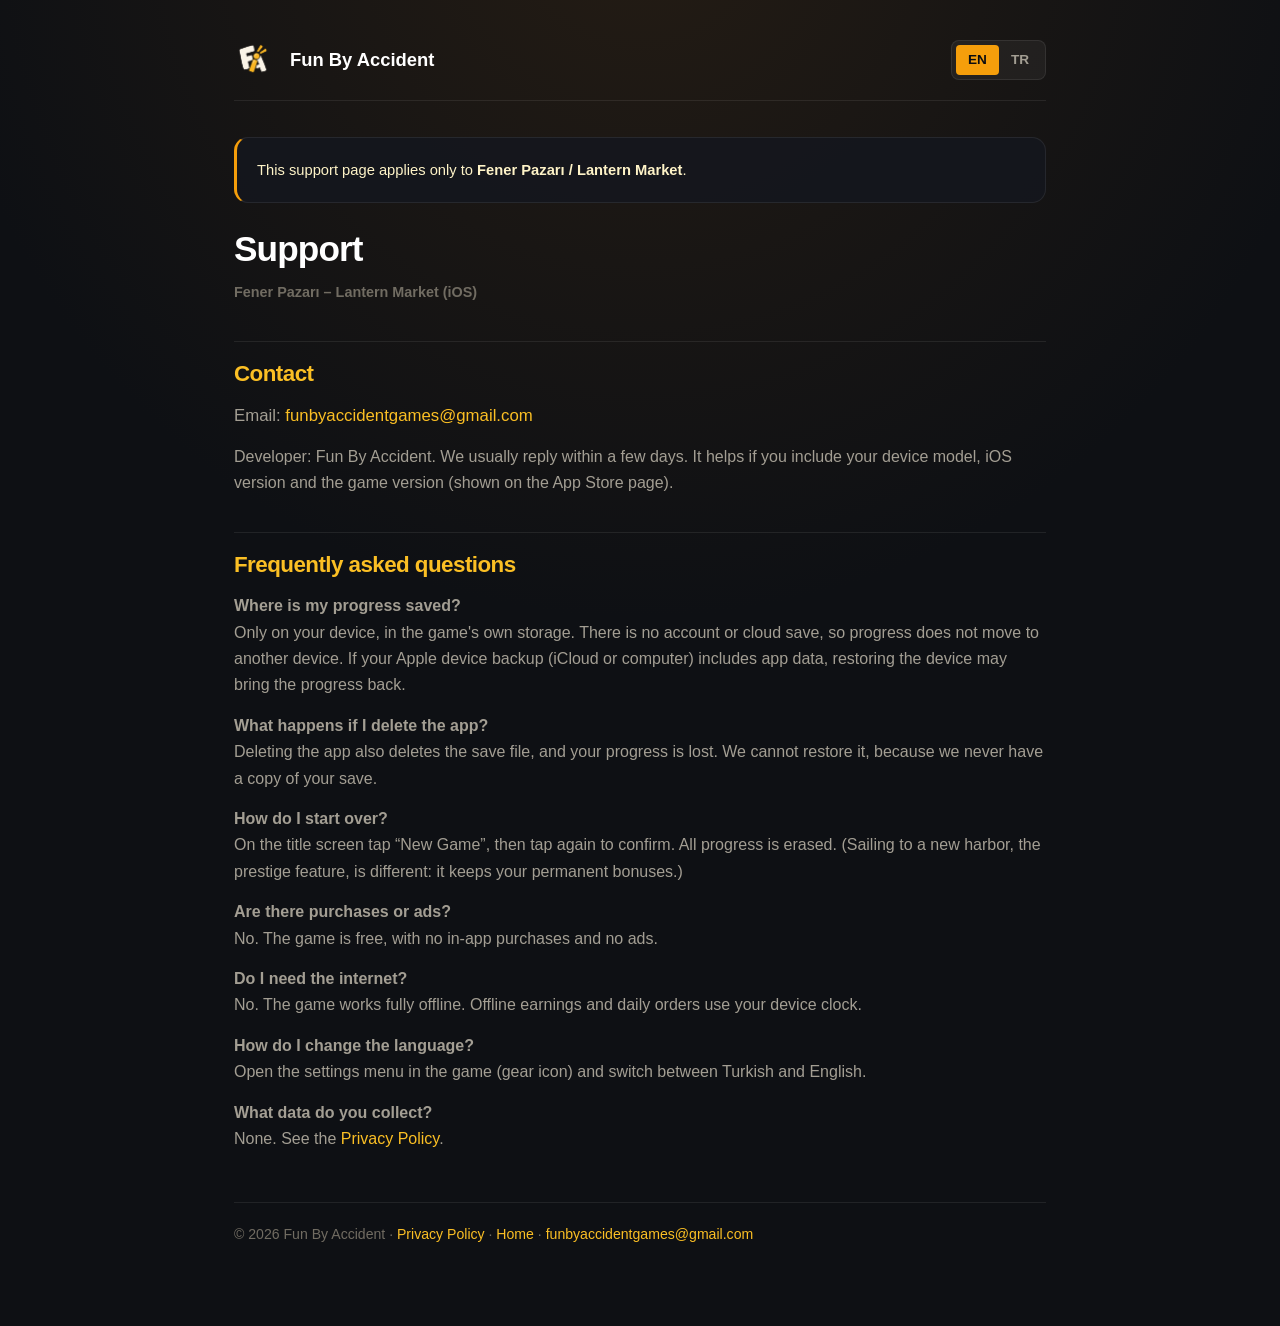
<file: fener-pazari/support/index.html>
<!doctype html>
<html lang="en">
<head>
  <meta charset="utf-8">
  <meta name="viewport" content="width=device-width, initial-scale=1">
  <title>Lantern Market – Support</title>
  <meta name="description" content="Lantern Market – Support and Contact">
  <link rel="icon" type="image/png" href="../../assets/favicon.png">
  <link rel="stylesheet" href="../../style.css">
  <link rel="alternate" hreflang="tr" href="../destek/">
</head>
<body>
  <div class="wrap">
    <header class="site">
      <a class="brand" href="../../">
        <img src="../../assets/logo.png" alt="Fun By Accident" style="height: 38px; width: 38px; vertical-align: middle; object-fit: contain;">
        <span style="font-weight:800; font-size:1.15rem; color:#fff; margin-left:10px;">Fun By Accident</span>
      </a>
      <nav class="lang" aria-label="Language / Dil">
        <a href="./" aria-current="page">EN</a>
        <a href="../destek/">TR</a>
      </nav>
    </header>

    <div class="card" style="border-left: 3px solid var(--accent-amber); margin-bottom: 24px;">
      <p style="margin: 0; color: var(--text-main); font-size: 0.92rem;">
        This support page applies only to <strong>Fener Pazarı / Lantern Market</strong>.
      </p>
    </div>

    <h1>Support</h1>
    <p class="meta"><strong>Fener Pazarı – Lantern Market (iOS)</strong></p>

    <h2>Contact</h2>
    <p class="contact" style="font-size: 1.05rem; word-break: break-word;">Email: <a href="mailto:funbyaccidentgames@gmail.com">funbyaccidentgames@gmail.com</a></p>
    <p>Developer: Fun By Accident. We usually reply within a few days. It helps if you include your device model, iOS version and the game version (shown on the App Store page).</p>

    <h2>Frequently asked questions</h2>
    <p><strong>Where is my progress saved?</strong><br>Only on your device, in the game's own storage. There is no account or cloud save, so progress does not move to another device. If your Apple device backup (iCloud or computer) includes app data, restoring the device may bring the progress back.</p>
    <p><strong>What happens if I delete the app?</strong><br>Deleting the app also deletes the save file, and your progress is lost. We cannot restore it, because we never have a copy of your save.</p>
    <p><strong>How do I start over?</strong><br>On the title screen tap “New Game”, then tap again to confirm. All progress is erased. (Sailing to a new harbor, the prestige feature, is different: it keeps your permanent bonuses.)</p>
    <p><strong>Are there purchases or ads?</strong><br>No. The game is free, with no in-app purchases and no ads.</p>
    <p><strong>Do I need the internet?</strong><br>No. The game works fully offline. Offline earnings and daily orders use your device clock.</p>
    <p><strong>How do I change the language?</strong><br>Open the settings menu in the game (gear icon) and switch between Turkish and English.</p>
    <p><strong>What data do you collect?</strong><br>None. See the <a href="../../privacy-policy/">Privacy Policy</a>.</p>

    <footer class="site">
      © 2026 Fun By Accident · <a href="../../privacy-policy/">Privacy Policy</a> · <a href="../../">Home</a> · <a href="mailto:funbyaccidentgames@gmail.com">funbyaccidentgames@gmail.com</a>
    </footer>
  </div>
</body>
</html>
</file>
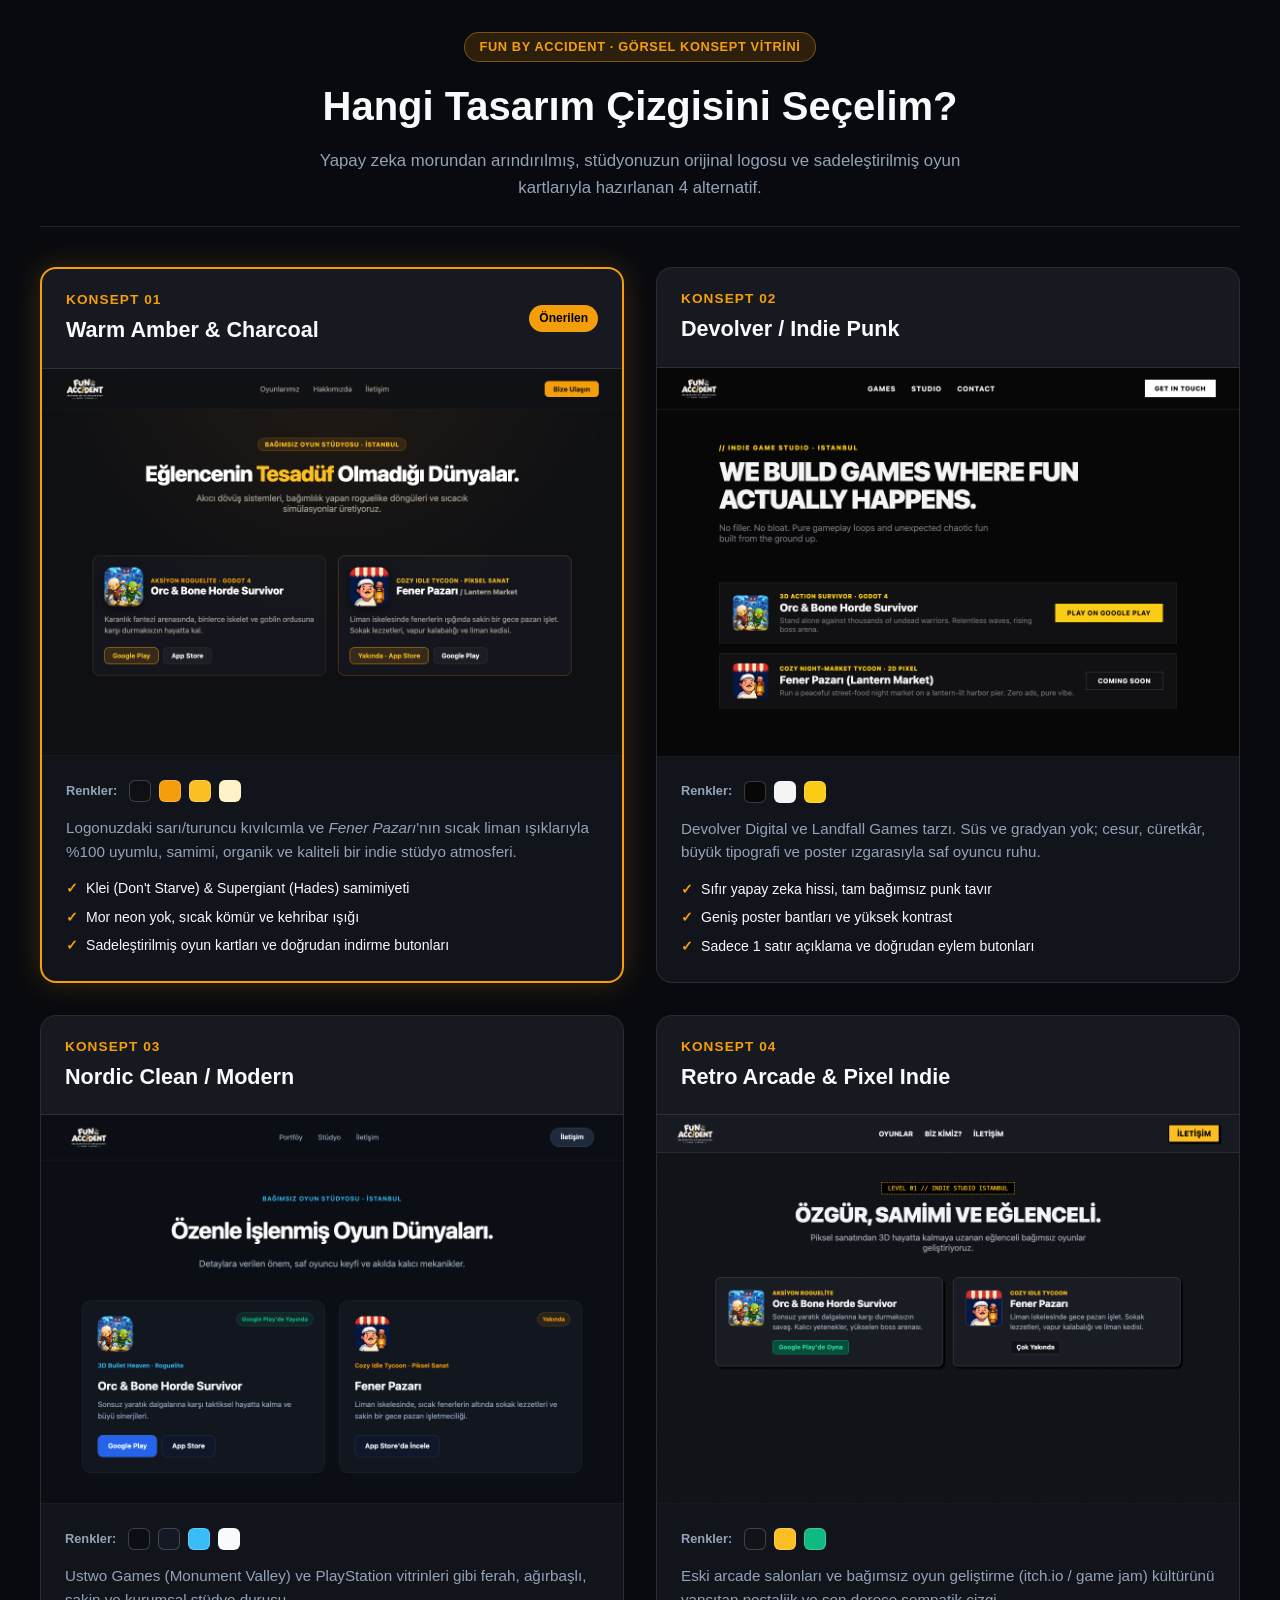
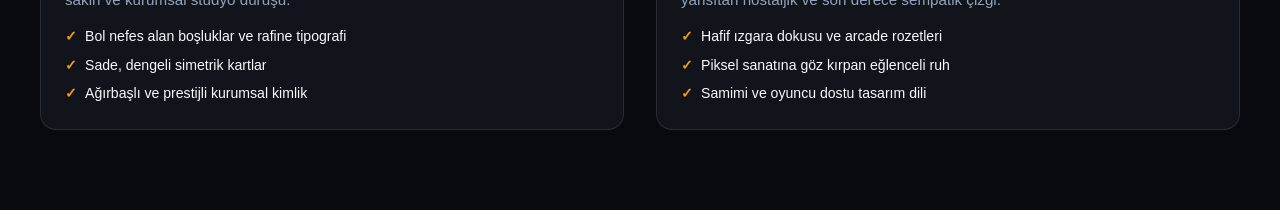
<file: concepts.html>
<!doctype html>
<html lang="tr">
<head>
  <meta charset="utf-8">
  <meta name="viewport" content="width=device-width, initial-scale=1">
  <title>Tasarım Konseptleri Karşılaştırması – Fun By Accident</title>
  <link rel="icon" type="image/png" href="assets/favicon.png">
  <style>
    :root {
      --bg: #090a0f;
      --card-bg: #12141c;
      --border: rgba(255, 255, 255, 0.1);
      --amber: #f59e0b;
      --text: #f8fafc;
      --muted: #94a3b8;
    }
    * { box-sizing: border-box; margin: 0; padding: 0; }
    body {
      background: var(--bg);
      color: var(--text);
      font-family: -apple-system, BlinkMacSystemFont, "Segoe UI", Roboto, sans-serif;
      line-height: 1.6;
      padding: 32px 20px 80px;
    }
    .wrapper { max-width: 1200px; margin: 0 auto; }
    
    header {
      text-align: center;
      margin-bottom: 40px;
      padding-bottom: 24px;
      border-bottom: 1px solid var(--border);
    }
    .badge {
      display: inline-block;
      padding: 4px 14px;
      background: rgba(245, 158, 11, 0.15);
      border: 1px solid rgba(245, 158, 11, 0.4);
      color: var(--amber);
      border-radius: 99px;
      font-size: 0.8rem;
      font-weight: 700;
      margin-bottom: 12px;
      letter-spacing: 0.05em;
    }
    h1 {
      font-size: clamp(1.8rem, 3.5vw, 2.5rem);
      font-weight: 800;
      margin-bottom: 10px;
    }
    p.lead {
      color: var(--muted);
      font-size: 1.05rem;
      max-width: 680px;
      margin: 0 auto;
    }

    /* Comparison Grid */
    .concepts-grid {
      display: grid;
      grid-template-columns: repeat(2, 1fr);
      gap: 32px;
    }
    @media (max-width: 900px) {
      .concepts-grid { grid-template-columns: 1fr; }
    }

    .concept-card {
      background: var(--card-bg);
      border: 1px solid var(--border);
      border-radius: 16px;
      overflow: hidden;
      display: flex;
      flex-direction: column;
      transition: transform 0.2s, border-color 0.2s;
    }
    .concept-card:hover {
      border-color: var(--amber);
      transform: translateY(-4px);
    }
    .concept-card.recommended {
      border: 2px solid var(--amber);
      box-shadow: 0 0 30px rgba(245, 158, 11, 0.2);
    }

    .concept-header {
      padding: 20px 24px;
      border-bottom: 1px solid var(--border);
      display: flex;
      justify-content: space-between;
      align-items: center;
      background: rgba(255, 255, 255, 0.02);
    }
    .concept-num {
      font-size: 0.85rem;
      font-weight: 800;
      color: var(--amber);
      text-transform: uppercase;
      letter-spacing: 0.08em;
    }
    .concept-title {
      font-size: 1.35rem;
      font-weight: 800;
      margin-top: 2px;
    }
    .rec-pill {
      font-size: 0.75rem;
      font-weight: 700;
      padding: 4px 10px;
      background: var(--amber);
      color: #000;
      border-radius: 99px;
    }

    .img-container {
      width: 100%;
      background: #000;
      overflow: hidden;
      border-bottom: 1px solid var(--border);
      cursor: zoom-in;
    }
    .img-container img {
      width: 100%;
      height: auto;
      display: block;
      transition: opacity 0.2s;
    }
    .img-container:hover img {
      opacity: 0.92;
    }

    .concept-body {
      padding: 24px;
      display: flex;
      flex-direction: column;
      gap: 14px;
      flex-grow: 1;
    }
    .palette {
      display: flex;
      align-items: center;
      gap: 8px;
    }
    .palette-label {
      font-size: 0.8rem;
      color: var(--muted);
      font-weight: 600;
      margin-right: 4px;
    }
    .swatch {
      width: 22px;
      height: 22px;
      border-radius: 6px;
      border: 1px solid rgba(255, 255, 255, 0.2);
    }
    .desc {
      color: var(--muted);
      font-size: 0.95rem;
      line-height: 1.55;
    }
    .traits {
      list-style: none;
      display: flex;
      flex-direction: column;
      gap: 6px;
      font-size: 0.88rem;
    }
    .traits li {
      display: flex;
      align-items: center;
      gap: 8px;
    }
    .traits li span { color: var(--amber); font-weight: bold; }

    .btn-select {
      margin-top: auto;
      padding: 12px;
      background: rgba(255, 255, 255, 0.05);
      border: 1px solid var(--border);
      border-radius: 10px;
      color: #fff;
      font-weight: 700;
      text-align: center;
      text-decoration: none;
      font-size: 0.9rem;
      transition: all 0.2s;
    }
    .btn-select:hover {
      background: var(--amber);
      color: #000;
      border-color: var(--amber);
    }
    .concept-card.recommended .btn-select {
      background: var(--amber);
      color: #000;
      border-color: var(--amber);
    }
  </style>
</head>
<body>
  <div class="wrapper">
    <header>
      <div class="badge">FUN BY ACCIDENT · GÖRSEL KONSEPT VİTRİNİ</div>
      <h1>Hangi Tasarım Çizgisini Seçelim?</h1>
      <p class="lead">
        Yapay zeka morundan arındırılmış, stüdyonuzun orijinal logosu ve sadeleştirilmiş oyun kartlarıyla hazırlanan 4 alternatif.
      </p>
    </header>

    <div class="concepts-grid">
      <!-- Konsept 1 -->
      <article class="concept-card recommended">
        <div class="concept-header">
          <div>
            <div class="concept-num">Konsept 01</div>
            <h2 class="concept-title">Warm Amber &amp; Charcoal</h2>
          </div>
          <span class="rec-pill">Önerilen</span>
        </div>
        <div class="img-container">
          <a href="assets/concepts/concept_1_warm_amber.png" target="_blank" title="Büyük boyutta görmek için tıklayın">
            <img src="assets/concepts/concept_1_warm_amber.png" alt="Konsept 1: Warm Amber">
          </a>
        </div>
        <div class="concept-body">
          <div class="palette">
            <span class="palette-label">Renkler:</span>
            <span class="swatch" style="background: #0e1014;" title="Kömür Siyahı #0e1014"></span>
            <span class="swatch" style="background: #f59e0b;" title="Sıcak Amber #f59e0b"></span>
            <span class="swatch" style="background: #fbbf24;" title="Altın Sarısı #fbbf24"></span>
            <span class="swatch" style="background: #fef3c7;" title="Krem Beyazı #fef3c7"></span>
          </div>
          <p class="desc">
            Logonuzdaki sarı/turuncu kıvılcımla ve <em>Fener Pazarı</em>'nın sıcak liman ışıklarıyla %100 uyumlu, samimi, organik ve kaliteli bir indie stüdyo atmosferi.
          </p>
          <ul class="traits">
            <li><span>✓</span> Klei (Don't Starve) &amp; Supergiant (Hades) samimiyeti</li>
            <li><span>✓</span> Mor neon yok, sıcak kömür ve kehribar ışığı</li>
            <li><span>✓</span> Sadeleştirilmiş oyun kartları ve doğrudan indirme butonları</li>
          </ul>
        </div>
      </article>

      <!-- Konsept 2 -->
      <article class="concept-card">
        <div class="concept-header">
          <div>
            <div class="concept-num">Konsept 02</div>
            <h2 class="concept-title">Devolver / Indie Punk</h2>
          </div>
        </div>
        <div class="img-container">
          <a href="assets/concepts/concept_2_indie_punk.png" target="_blank" title="Büyük boyutta görmek için tıklayın">
            <img src="assets/concepts/concept_2_indie_punk.png" alt="Konsept 2: Indie Punk">
          </a>
        </div>
        <div class="concept-body">
          <div class="palette">
            <span class="palette-label">Renkler:</span>
            <span class="swatch" style="background: #070708;" title="Mat Siyah #070708"></span>
            <span class="swatch" style="background: #f4f4f5;" title="Tebeşir Beyazı"></span>
            <span class="swatch" style="background: #facc15;" title="Elektrik Sarısı #facc15"></span>
          </div>
          <p class="desc">
            Devolver Digital ve Landfall Games tarzı. Süs ve gradyan yok; cesur, cüretkâr, büyük tipografi ve poster ızgarasıyla saf oyuncu ruhu.
          </p>
          <ul class="traits">
            <li><span>✓</span> Sıfır yapay zeka hissi, tam bağımsız punk tavır</li>
            <li><span>✓</span> Geniş poster bantları ve yüksek kontrast</li>
            <li><span>✓</span> Sadece 1 satır açıklama ve doğrudan eylem butonları</li>
          </ul>
        </div>
      </article>

      <!-- Konsept 3 -->
      <article class="concept-card">
        <div class="concept-header">
          <div>
            <div class="concept-num">Konsept 03</div>
            <h2 class="concept-title">Nordic Clean / Modern</h2>
          </div>
        </div>
        <div class="img-container">
          <a href="assets/concepts/concept_3_nordic_clean.png" target="_blank" title="Büyük boyutta görmek için tıklayın">
            <img src="assets/concepts/concept_3_nordic_clean.png" alt="Konsept 3: Nordic Clean">
          </a>
        </div>
        <div class="concept-body">
          <div class="palette">
            <span class="palette-label">Renkler:</span>
            <span class="swatch" style="background: #0b0e14;" title="Slate #0b0e14"></span>
            <span class="swatch" style="background: #141924;" title="Grafit"></span>
            <span class="swatch" style="background: #38bdf8;" title="Buz Mavisi #38bdf8"></span>
            <span class="swatch" style="background: #f8fafc;" title="Platin Beyazı"></span>
          </div>
          <p class="desc">
            Ustwo Games (Monument Valley) ve PlayStation vitrinleri gibi ferah, ağırbaşlı, sakin ve kurumsal stüdyo duruşu.
          </p>
          <ul class="traits">
            <li><span>✓</span> Bol nefes alan boşluklar ve rafine tipografi</li>
            <li><span>✓</span> Sade, dengeli simetrik kartlar</li>
            <li><span>✓</span> Ağırbaşlı ve prestijli kurumsal kimlik</li>
          </ul>
        </div>
      </article>

      <!-- Konsept 4 -->
      <article class="concept-card">
        <div class="concept-header">
          <div>
            <div class="concept-num">Konsept 04</div>
            <h2 class="concept-title">Retro Arcade &amp; Pixel Indie</h2>
          </div>
        </div>
        <div class="img-container">
          <a href="assets/concepts/concept_4_retro_arcade.png" target="_blank" title="Büyük boyutta görmek için tıklayın">
            <img src="assets/concepts/concept_4_retro_arcade.png" alt="Konsept 4: Retro Arcade">
          </a>
        </div>
        <div class="concept-body">
          <div class="palette">
            <span class="palette-label">Renkler:</span>
            <span class="swatch" style="background: #121318;" title="CRT Siyahı #121318"></span>
            <span class="swatch" style="background: #fbbf24;" title="Piksel Sarısı #fbbf24"></span>
            <span class="swatch" style="background: #10b981;" title="Zümrüt Yeşili #10b981"></span>
          </div>
          <p class="desc">
            Eski arcade salonları ve bağımsız oyun geliştirme (itch.io / game jam) kültürünü yansıtan nostaljik ve son derece sempatik çizgi.
          </p>
          <ul class="traits">
            <li><span>✓</span> Hafif ızgara dokusu ve arcade rozetleri</li>
            <li><span>✓</span> Piksel sanatına göz kırpan eğlenceli ruh</li>
            <li><span>✓</span> Samimi ve oyuncu dostu tasarım dili</li>
          </ul>
        </div>
      </article>
    </div>
  </div>
</body>
</html>
</file>
<file: style.css>
/* ==========================================================================
   Fun By Accident - Concept 1: Warm Amber & Charcoal Theme
   ========================================================================== */

:root {
  --bg-main: #0e1014;
  --bg-card: rgba(20, 23, 30, 0.85);
  --bg-card-hover: rgba(28, 32, 42, 0.95);
  --bg-surface: #141720;
  
  --border-subtle: rgba(255, 255, 255, 0.08);
  --border-amber: rgba(245, 158, 11, 0.24);
  --border-amber-glow: rgba(245, 158, 11, 0.5);

  --accent-amber: #f59e0b;
  --accent-amber-light: #fbbf24;
  --accent-orange: #f97316;
  --accent-green: #10b981;

  --text-main: #fef3c7;
  --text-white: #ffffff;
  --text-muted: #a39e93;
  --text-dim: #716c62;

  --gradient-amber: linear-gradient(135deg, #f59e0b 0%, #d97706 100%);
  --shadow-amber-glow: 0 0 35px -5px rgba(245, 158, 11, 0.22);
  --shadow-card: 0 10px 30px -10px rgba(0, 0, 0, 0.6);

  --radius-sm: 8px;
  --radius-md: 14px;
  --radius-lg: 20px;
  --radius-full: 9999px;

  --font-sans: -apple-system, BlinkMacSystemFont, "Segoe UI", Roboto, "Helvetica Neue", Arial, sans-serif;
  --font-mono: ui-monospace, SFMono-Regular, Menlo, Monaco, Consolas, monospace;
}

/* Base & Reset */
*, *::before, *::after {
  box-sizing: border-box;
  margin: 0;
  padding: 0;
}

html {
  scroll-behavior: smooth;
  color-scheme: dark;
}

body {
  background-color: var(--bg-main);
  background-image: radial-gradient(circle at 50% -10%, #241c14 0%, #0e1014 60%);
  background-attachment: fixed;
  color: var(--text-white);
  font-family: var(--font-sans);
  line-height: 1.6;
  font-size: 16px;
  overflow-x: hidden;
  position: relative;
  min-height: 100vh;
  -webkit-font-smoothing: antialiased;
}

/* Ambient Elements (Warm Ember Fireflies & Subtle Glow) */
#ambient-canvas {
  position: fixed;
  top: 0;
  left: 0;
  width: 100vw;
  height: 100vh;
  pointer-events: none;
  z-index: 0;
  opacity: 0.55;
}

.ambient-glow {
  position: fixed;
  width: 550px;
  height: 550px;
  border-radius: 50%;
  filter: blur(150px);
  pointer-events: none;
  z-index: 0;
  opacity: 0.14;
}

.ambient-glow-1 {
  top: -100px;
  left: 15%;
  background: var(--accent-amber);
}

.ambient-glow-2 {
  top: 45%;
  right: -150px;
  background: var(--accent-orange);
}

.grid-overlay {
  position: fixed;
  top: 0;
  left: 0;
  width: 100vw;
  height: 100vh;
  background-image: 
    linear-gradient(to right, rgba(255, 255, 255, 0.015) 1px, transparent 1px),
    linear-gradient(to bottom, rgba(255, 255, 255, 0.015) 1px, transparent 1px);
  background-size: 40px 40px;
  pointer-events: none;
  z-index: 0;
  mask-image: radial-gradient(circle at 50% 40%, black 40%, transparent 85%);
  -webkit-mask-image: radial-gradient(circle at 50% 40%, black 40%, transparent 85%);
}

/* Typography & Links */
a {
  color: var(--accent-amber-light);
  text-decoration: none;
  transition: all 0.2s ease;
}

a:hover {
  color: #fff;
  text-shadow: 0 0 8px rgba(251, 191, 36, 0.4);
}

h1, h2, h3, h4 {
  color: var(--text-white);
  font-weight: 800;
  letter-spacing: -0.025em;
  line-height: 1.25;
}

/* Container */
.container {
  width: 100%;
  max-width: 1100px;
  margin: 0 auto;
  padding: 0 24px;
  position: relative;
  z-index: 1;
}

/* ==========================================================================
   Navigation
   ========================================================================== */
.site-nav {
  position: sticky;
  top: 0;
  width: 100%;
  z-index: 100;
  background: rgba(14, 16, 20, 0.88);
  backdrop-filter: blur(16px);
  -webkit-backdrop-filter: blur(16px);
  border-bottom: 1px solid var(--border-subtle);
  transition: all 0.3s ease;
}

.site-nav-inner {
  display: flex;
  align-items: center;
  justify-content: space-between;
  height: 72px;
}

.brand-link {
  display: inline-flex;
  align-items: center;
  gap: 12px;
  text-decoration: none;
}

.brand-logo-img {
  height: 44px;
  width: 44px;
  display: block;
  object-fit: contain;
  transition: transform 0.25s ease, filter 0.25s ease;
  filter: drop-shadow(0 2px 8px rgba(0, 0, 0, 0.4));
}

.brand-name-text {
  font-size: 1.15rem;
  font-weight: 800;
  letter-spacing: -0.025em;
  color: var(--text-white);
  transition: color 0.2s ease;
}

.brand-link:hover .brand-logo-img {
  transform: scale(1.06) rotate(-2deg);
  filter: drop-shadow(0 0 16px rgba(245, 158, 11, 0.5));
}

.brand-link:hover .brand-name-text {
  color: var(--accent-amber-light);
}

.nav-links {
  display: flex;
  align-items: center;
  gap: 28px;
  list-style: none;
}

.nav-links a {
  color: var(--text-muted);
  font-size: 0.95rem;
  font-weight: 500;
  position: relative;
  padding: 6px 0;
}

.nav-links a:hover,
.nav-links a.active {
  color: var(--text-white);
}

.nav-links a::after {
  content: "";
  position: absolute;
  bottom: 0;
  left: 0;
  width: 0;
  height: 2px;
  background: var(--accent-amber);
  transition: width 0.25s ease;
  border-radius: 2px;
}

.nav-links a:hover::after,
.nav-links a.active::after {
  width: 100%;
}

.nav-cta {
  display: flex;
  align-items: center;
  gap: 12px;
}

.mobile-menu-btn {
  display: none;
  background: transparent;
  border: 1px solid var(--border-subtle);
  border-radius: var(--radius-sm);
  color: var(--text-white);
  padding: 8px;
  cursor: pointer;
}

/* ==========================================================================
   Buttons
   ========================================================================== */
.btn {
  display: inline-flex;
  align-items: center;
  justify-content: center;
  gap: 8px;
  padding: 11px 22px;
  font-size: 0.92rem;
  font-weight: 700;
  border-radius: var(--radius-md);
  border: 1px solid transparent;
  cursor: pointer;
  transition: all 0.25s ease;
  text-decoration: none;
  white-space: nowrap;
}

.btn-primary {
  background: var(--gradient-amber);
  color: #0b0d11;
  box-shadow: 0 4px 18px rgba(245, 158, 11, 0.35);
}

.btn-primary:hover {
  transform: translateY(-2px);
  box-shadow: 0 6px 24px rgba(245, 158, 11, 0.55);
  color: #000;
  text-shadow: none;
}

.btn-secondary {
  background: rgba(255, 255, 255, 0.05);
  border: 1px solid var(--border-subtle);
  color: var(--text-white);
  backdrop-filter: blur(8px);
}

.btn-secondary:hover {
  background: rgba(255, 255, 255, 0.09);
  border-color: var(--border-amber);
  transform: translateY(-2px);
  color: var(--text-white);
  text-shadow: none;
}

.btn-sm {
  padding: 8px 16px;
  font-size: 0.85rem;
  border-radius: var(--radius-sm);
}

.btn-store {
  background: #161820;
  border: 1px solid rgba(255, 255, 255, 0.1);
  color: var(--text-white);
  padding: 8px 16px;
  border-radius: var(--radius-md);
  display: inline-flex;
  align-items: center;
  gap: 8px;
  font-size: 0.85rem;
  font-weight: 600;
  transition: all 0.2s ease;
}

.btn-store:hover {
  border-color: var(--accent-amber);
  background: #1e222d;
  color: var(--accent-amber-light);
  transform: translateY(-2px);
  text-shadow: none;
}

.btn-store.primary {
  background: rgba(245, 158, 11, 0.12);
  border-color: var(--border-amber);
  color: var(--accent-amber-light);
}

.btn-store.primary:hover {
  background: var(--accent-amber);
  color: #000;
  border-color: var(--accent-amber);
}

.btn-store svg {
  width: 18px;
  height: 18px;
  flex-shrink: 0;
}

/* ==========================================================================
   Hero Section
   ========================================================================== */
.hero-section {
  padding: 70px 0 50px;
  position: relative;
  text-align: center;
}

.badge-pill {
  display: inline-flex;
  align-items: center;
  gap: 8px;
  padding: 5px 16px;
  border-radius: var(--radius-full);
  background: rgba(245, 158, 11, 0.12);
  border: 1px solid rgba(245, 158, 11, 0.35);
  font-size: 0.82rem;
  font-weight: 700;
  color: var(--accent-amber-light);
  margin-bottom: 22px;
  letter-spacing: 0.05em;
}

.badge-pulse-dot {
  width: 7px;
  height: 7px;
  border-radius: 50%;
  background: var(--accent-amber);
  box-shadow: 0 0 8px var(--accent-amber);
  animation: pulseDot 2s infinite ease-in-out;
}

@keyframes pulseDot {
  0%, 100% { opacity: 1; transform: scale(1); }
  50% { opacity: 0.4; transform: scale(0.8); }
}

/* Accessibility Utility */
.sr-only {
  position: absolute;
  width: 1px;
  height: 1px;
  padding: 0;
  margin: -1px;
  overflow: hidden;
  clip: rect(0, 0, 0, 0);
  white-space: nowrap;
  border: 0;
}

.hero-banner-box {
  max-width: 660px;
  margin: 10px auto 36px;
  display: flex;
  justify-content: center;
  align-items: center;
  padding: 0 16px;
}

.hero-banner-img {
  width: 100%;
  max-width: 660px;
  height: auto;
  display: block;
  filter: drop-shadow(0 14px 38px rgba(0, 0, 0, 0.75)) drop-shadow(0 0 50px rgba(245, 158, 11, 0.2));
  transition: transform 0.3s ease, filter 0.3s ease;
}

.hero-banner-img:hover {
  transform: translateY(-2px) scale(1.01);
  filter: drop-shadow(0 18px 44px rgba(0, 0, 0, 0.8)) drop-shadow(0 0 60px rgba(245, 158, 11, 0.28));
}

.hero-title {
  font-size: clamp(2.3rem, 4.5vw, 3.8rem);
  font-weight: 800;
  line-height: 1.15;
  margin-bottom: 20px;
  max-width: 900px;
  margin-left: auto;
  margin-right: auto;
  letter-spacing: -0.03em;
}

.hero-title span {
  color: var(--accent-amber-light);
}

.hero-description {
  font-size: clamp(1.05rem, 1.8vw, 1.2rem);
  color: var(--text-muted);
  max-width: 650px;
  margin: 0 auto 32px;
  line-height: 1.6;
}

.hero-actions {
  display: flex;
  align-items: center;
  justify-content: center;
  gap: 14px;
  flex-wrap: wrap;
  margin-bottom: 44px;
}

/* Feature stats strip */
.stats-strip {
  display: grid;
  grid-template-columns: repeat(4, 1fr);
  gap: 16px;
  max-width: 860px;
  margin: 0 auto;
  padding: 18px 24px;
  background: var(--bg-card);
  border: 1px solid var(--border-subtle);
  border-radius: var(--radius-lg);
  backdrop-filter: blur(12px);
}

.stat-item {
  display: flex;
  flex-direction: column;
  align-items: center;
  text-align: center;
  position: relative;
}

.stat-item:not(:last-child)::after {
  content: "";
  position: absolute;
  right: -8px;
  top: 15%;
  height: 70%;
  width: 1px;
  background: var(--border-subtle);
}

.stat-value {
  font-size: 1.35rem;
  font-weight: 800;
  color: var(--text-white);
}

.stat-label {
  font-size: 0.78rem;
  color: var(--text-dim);
  text-transform: uppercase;
  letter-spacing: 0.05em;
  margin-top: 2px;
}

/* ==========================================================================
   Games Section (Simplified & High-Impact)
   ========================================================================== */
.section-wrapper {
  padding: 70px 0;
  position: relative;
}

.section-header {
  text-align: center;
  margin-bottom: 40px;
}

.section-tag {
  display: inline-block;
  font-size: 0.78rem;
  font-weight: 800;
  text-transform: uppercase;
  letter-spacing: 0.12em;
  color: var(--accent-amber);
  margin-bottom: 8px;
}

.section-title {
  font-size: clamp(1.9rem, 3.2vw, 2.6rem);
  font-weight: 800;
  margin-bottom: 10px;
}

.section-subtitle {
  font-size: 1.05rem;
  color: var(--text-muted);
  max-width: 580px;
  margin: 0 auto;
}

/* Filter Tabs */
.filter-tabs {
  display: flex;
  align-items: center;
  justify-content: center;
  gap: 8px;
  margin-bottom: 32px;
  flex-wrap: wrap;
}

.filter-tab {
  background: rgba(255, 255, 255, 0.04);
  border: 1px solid var(--border-subtle);
  color: var(--text-muted);
  padding: 7px 18px;
  border-radius: var(--radius-full);
  font-size: 0.88rem;
  font-weight: 600;
  cursor: pointer;
  transition: all 0.2s ease;
}

.filter-tab:hover,
.filter-tab.active {
  background: var(--accent-amber);
  color: #0b0d11;
  border-color: var(--accent-amber);
  font-weight: 700;
  box-shadow: 0 0 16px rgba(245, 158, 11, 0.3);
}

/* Games Grid */
.games-grid {
  display: grid;
  grid-template-columns: repeat(2, 1fr);
  gap: 26px;
  margin-bottom: 28px;
}

.clean-game-card {
  background: var(--bg-card);
  border: 1px solid var(--border-amber);
  border-radius: var(--radius-lg);
  padding: 28px 24px;
  display: flex;
  flex-direction: column;
  gap: 16px;
  transition: transform 0.25s ease, border-color 0.25s ease, box-shadow 0.25s ease;
  position: relative;
  backdrop-filter: blur(12px);
}

.clean-game-card:hover {
  transform: translateY(-4px);
  border-color: var(--border-amber-glow);
  box-shadow: var(--shadow-amber-glow), var(--shadow-card);
}

.clean-game-card.highlight {
  border-color: rgba(245, 158, 11, 0.4);
}

.game-card-top {
  display: flex;
  align-items: center;
  gap: 18px;
}

.game-thumb {
  width: 82px;
  height: 82px;
  border-radius: 18px;
  object-fit: cover;
  box-shadow: 0 8px 22px rgba(0, 0, 0, 0.5);
  border: 2px solid rgba(255, 255, 255, 0.12);
  flex-shrink: 0;
  transition: transform 0.25s ease;
}

.clean-game-card:hover .game-thumb {
  transform: scale(1.05);
}

.game-meta-group {
  display: flex;
  flex-direction: column;
  gap: 4px;
}

.game-badge-row {
  display: flex;
  align-items: center;
  gap: 8px;
}

.game-tag-pill {
  font-size: 0.72rem;
  font-weight: 700;
  text-transform: uppercase;
  color: var(--accent-amber-light);
  letter-spacing: 0.05em;
}

.status-dot-tag {
  display: inline-flex;
  align-items: center;
  gap: 5px;
  font-size: 0.72rem;
  font-weight: 700;
  color: #34d399;
  background: rgba(16, 185, 129, 0.12);
  border: 1px solid rgba(16, 185, 129, 0.3);
  padding: 2px 8px;
  border-radius: var(--radius-full);
}

.status-dot-tag.upcoming {
  color: var(--accent-amber-light);
  background: rgba(245, 158, 11, 0.12);
  border-color: rgba(245, 158, 11, 0.3);
}

.clean-game-title {
  font-size: 1.45rem;
  font-weight: 800;
  line-height: 1.2;
}

.clean-game-title span {
  font-size: 0.92rem;
  color: var(--text-muted);
  font-weight: 500;
}

.clean-game-desc {
  color: var(--text-muted);
  font-size: 0.96rem;
  line-height: 1.55;
  flex-grow: 1;
}

.game-action-row {
  display: flex;
  align-items: center;
  gap: 10px;
  margin-top: 4px;
  flex-wrap: wrap;
}

/* Secondary Labs Strip */
.secondary-labs-grid {
  display: grid;
  grid-template-columns: repeat(2, 1fr);
  gap: 20px;
}

.lab-mini-card {
  background: rgba(20, 23, 30, 0.5);
  border: 1px solid var(--border-subtle);
  border-radius: var(--radius-md);
  padding: 20px 22px;
  display: flex;
  flex-direction: column;
  gap: 8px;
  transition: all 0.2s ease;
}

.lab-mini-card:hover {
  border-color: var(--border-amber);
  background: var(--bg-card);
}

.lab-mini-title {
  font-size: 1.1rem;
  font-weight: 700;
}

.lab-mini-desc {
  font-size: 0.88rem;
  color: var(--text-muted);
  line-height: 1.5;
}

/* ==========================================================================
   About & Philosophy
   ========================================================================== */
.about-grid {
  display: grid;
  grid-template-columns: 1.15fr 1fr;
  gap: 36px;
  align-items: center;
  margin-bottom: 40px;
}

.about-text-block h3 {
  font-size: 1.75rem;
  margin-bottom: 14px;
}

.about-text-block p {
  color: var(--text-muted);
  font-size: 1.02rem;
  line-height: 1.65;
  margin-bottom: 16px;
}

.quote-highlight {
  padding: 14px 18px;
  border-left: 3px solid var(--accent-amber);
  background: rgba(245, 158, 11, 0.08);
  border-radius: 0 var(--radius-sm) var(--radius-sm) 0;
  font-style: italic;
  color: var(--text-main);
  margin: 16px 0;
}

.pillars-grid {
  display: grid;
  grid-template-columns: repeat(3, 1fr);
  gap: 18px;
}

.pillar-card {
  background: var(--bg-card);
  border: 1px solid var(--border-subtle);
  border-radius: var(--radius-md);
  padding: 24px 20px;
  transition: all 0.25s ease;
}

.pillar-card:hover {
  border-color: var(--border-amber);
  transform: translateY(-3px);
  background: var(--bg-card-hover);
}

.pillar-icon-box {
  width: 44px;
  height: 44px;
  border-radius: 12px;
  background: rgba(245, 158, 11, 0.12);
  border: 1px solid rgba(245, 158, 11, 0.3);
  display: flex;
  align-items: center;
  justify-content: center;
  font-size: 1.3rem;
  margin-bottom: 16px;
  color: var(--accent-amber);
}

.pillar-title {
  font-size: 1.1rem;
  font-weight: 700;
  margin-bottom: 8px;
}

.pillar-desc {
  font-size: 0.88rem;
  color: var(--text-muted);
  line-height: 1.5;
}

/* ==========================================================================
   Contact Card
   ========================================================================== */
.contact-card {
  background: linear-gradient(135deg, rgba(24, 27, 36, 0.95) 0%, rgba(14, 16, 22, 0.98) 100%);
  border: 1px solid var(--border-amber);
  border-radius: var(--radius-lg);
  padding: 50px 36px;
  text-align: center;
  position: relative;
  overflow: hidden;
  box-shadow: var(--shadow-amber-glow);
}

.contact-title {
  font-size: clamp(1.7rem, 2.8vw, 2.3rem);
  font-weight: 800;
  margin-bottom: 12px;
}

.contact-subtitle {
  color: var(--text-muted);
  font-size: 1rem;
  max-width: 560px;
  margin: 0 auto 28px;
}

.email-copy-box {
  display: inline-flex;
  align-items: center;
  background: #090a0f;
  border: 1px solid rgba(255, 255, 255, 0.12);
  border-radius: var(--radius-full);
  padding: 6px 6px 6px 18px;
  max-width: 100%;
  box-shadow: 0 4px 18px rgba(0, 0, 0, 0.4);
  margin-bottom: 28px;
}

.email-address-text {
  font-family: var(--font-mono);
  font-size: 0.92rem;
  color: var(--text-white);
  margin-right: 14px;
  word-break: break-all;
}

.btn-copy {
  background: var(--accent-amber);
  color: #0b0d11;
  border: none;
  padding: 8px 16px;
  border-radius: var(--radius-full);
  font-size: 0.85rem;
  font-weight: 700;
  cursor: pointer;
  transition: all 0.2s ease;
  display: inline-flex;
  align-items: center;
  gap: 6px;
}

.btn-copy:hover {
  background: var(--accent-amber-light);
  transform: scale(1.02);
}

.social-links {
  display: flex;
  align-items: center;
  justify-content: center;
  gap: 14px;
}

.social-btn {
  width: 42px;
  height: 42px;
  border-radius: 50%;
  background: rgba(255, 255, 255, 0.04);
  border: 1px solid var(--border-subtle);
  display: flex;
  align-items: center;
  justify-content: center;
  color: var(--text-muted);
  transition: all 0.2s ease;
}

.social-btn:hover {
  color: #fff;
  border-color: var(--accent-amber);
  background: rgba(245, 158, 11, 0.14);
  transform: translateY(-2px);
}

/* ==========================================================================
   Footer
   ========================================================================== */
.site-footer {
  padding: 44px 0 28px;
  border-top: 1px solid var(--border-subtle);
  background: #090b0e;
  position: relative;
  z-index: 1;
}

.footer-top {
  display: flex;
  align-items: center;
  justify-content: space-between;
  flex-wrap: wrap;
  gap: 20px;
  padding-bottom: 28px;
  border-bottom: 1px solid rgba(255, 255, 255, 0.05);
}

.footer-logo-img {
  height: 44px;
  width: 44px;
  object-fit: contain;
}

.footer-legal-links {
  display: flex;
  gap: 22px;
  flex-wrap: wrap;
  list-style: none;
}

.footer-legal-links a {
  color: var(--text-dim);
  font-size: 0.88rem;
  transition: color 0.2s ease;
}

.footer-legal-links a:hover {
  color: var(--text-white);
}

.footer-bottom {
  display: flex;
  align-items: center;
  justify-content: space-between;
  flex-wrap: wrap;
  gap: 12px;
  padding-top: 22px;
  font-size: 0.82rem;
  color: var(--text-dim);
}

/* ==========================================================================
   Policy & Legal Pages (.wrap styling)
   ========================================================================== */
.wrap {
  max-width: 860px;
  margin: 0 auto;
  padding: 40px 24px 80px;
  position: relative;
  z-index: 2;
}

header.site {
  display: flex;
  flex-wrap: wrap;
  align-items: center;
  justify-content: space-between;
  gap: 16px;
  padding-bottom: 20px;
  border-bottom: 1px solid var(--border-subtle);
  margin-bottom: 36px;
}

header.site .brand {
  font-weight: 800;
  color: var(--text-white);
  text-decoration: none;
  font-size: 1.25rem;
  display: inline-flex;
  align-items: center;
  gap: 8px;
}

nav.lang {
  display: inline-flex;
  background: rgba(255, 255, 255, 0.05);
  padding: 4px;
  border-radius: var(--radius-sm);
  border: 1px solid var(--border-subtle);
}

nav.lang a {
  padding: 4px 12px;
  font-size: 0.85rem;
  font-weight: 600;
  color: var(--text-muted);
  border-radius: 4px;
  text-decoration: none;
}

nav.lang a[aria-current="page"] {
  background: var(--accent-amber);
  color: #0b0d11;
  font-weight: 700;
}

.wrap h1 {
  font-size: 2.2rem;
  margin-bottom: 10px;
}

.wrap h2 {
  font-size: 1.4rem;
  margin: 36px 0 14px;
  padding-top: 18px;
  border-top: 1px solid var(--border-subtle);
  color: var(--accent-amber-light);
}

.wrap h3 {
  font-size: 1.1rem;
  margin: 20px 0 8px;
  color: var(--text-white);
}

.wrap p {
  color: var(--text-muted);
  margin-bottom: 14px;
  line-height: 1.65;
}

.wrap ul {
  padding-left: 22px;
  margin-bottom: 18px;
  color: var(--text-muted);
}

.wrap li {
  margin-bottom: 6px;
}

.wrap .meta {
  color: var(--text-dim);
  font-size: 0.9rem;
  margin-bottom: 24px;
}

.wrap .card {
  background: var(--bg-card);
  border: 1px solid var(--border-subtle);
  border-radius: var(--radius-md);
  padding: 20px;
  margin: 20px 0;
}

footer.site {
  margin-top: 50px;
  padding-top: 20px;
  border-top: 1px solid var(--border-subtle);
  color: var(--text-dim);
  font-size: 0.88rem;
}

/* ==========================================================================
   Toast Notification
   ========================================================================== */
.toast-msg {
  position: fixed;
  bottom: 24px;
  right: 24px;
  background: #181b24;
  border: 1px solid var(--accent-amber);
  color: #ffffff;
  padding: 12px 20px;
  border-radius: var(--radius-md);
  box-shadow: 0 10px 25px rgba(0, 0, 0, 0.6);
  font-size: 0.9rem;
  font-weight: 600;
  z-index: 1000;
  display: flex;
  align-items: center;
  gap: 8px;
  transform: translateY(100px);
  opacity: 0;
  transition: all 0.3s cubic-bezier(0.16, 1, 0.3, 1);
}

.toast-msg.show {
  transform: translateY(0);
  opacity: 1;
}

/* ==========================================================================
   Responsive
   ========================================================================== */
@media (max-width: 900px) {
  .games-grid {
    grid-template-columns: 1fr;
  }

  .secondary-labs-grid {
    grid-template-columns: 1fr;
  }

  .about-grid {
    grid-template-columns: 1fr;
  }

  .pillars-grid {
    grid-template-columns: 1fr;
  }

  .stats-strip {
    grid-template-columns: repeat(2, 1fr);
    gap: 18px 14px;
  }

  .stat-item:nth-child(2)::after {
    display: none;
  }
}

@media (max-width: 768px) {
  .nav-cta .btn-primary {
    display: none;
  }

  .nav-links {
    display: none;
    position: absolute;
    top: 72px;
    left: 0;
    right: 0;
    background: rgba(14, 16, 20, 0.98);
    backdrop-filter: blur(20px);
    border-bottom: 1px solid var(--border-subtle);
    flex-direction: column;
    padding: 24px;
    gap: 16px;
    text-align: center;
  }

  .nav-links.mobile-open {
    display: flex;
  }

  .mobile-menu-btn {
    display: flex;
    align-items: center;
    justify-content: center;
  }

  .hero-section {
    padding: 44px 0 32px;
  }

  .hero-title {
    font-size: 2.1rem;
    overflow-wrap: break-word;
  }

  .badge-pill {
    font-size: 0.74rem;
    padding: 5px 12px;
  }

  .clean-game-card {
    padding: 22px 18px;
  }

  .contact-card {
    padding: 36px 18px;
  }

  .email-copy-box {
    flex-direction: column;
    border-radius: var(--radius-md);
    padding: 12px;
    gap: 10px;
    width: 100%;
  }

  .email-address-text {
    margin-right: 0;
    font-size: 0.85rem;
  }

  .btn-copy {
    width: 100%;
    justify-content: center;
  }

  .footer-top {
    flex-direction: column;
    align-items: center;
    text-align: center;
  }

  .footer-legal-links {
    justify-content: center;
  }

  .footer-bottom {
    flex-direction: column;
    text-align: center;
  }
}

@media (max-width: 480px) {
  .container {
    padding: 0 16px;
  }

  .hero-title {
    font-size: 1.85rem;
  }

  .hero-actions .btn {
    width: 100%;
  }

  .game-card-top {
    flex-direction: column;
    align-items: flex-start;
    gap: 12px;
  }

  .game-action-row {
    flex-direction: column;
    width: 100%;
  }

  .game-action-row .btn-store {
    width: 100%;
    justify-content: center;
  }

  .stats-strip {
    grid-template-columns: 1fr 1fr;
    padding: 14px 10px;
  }

  .stat-value {
    font-size: 1.2rem;
  }
}
</file>
